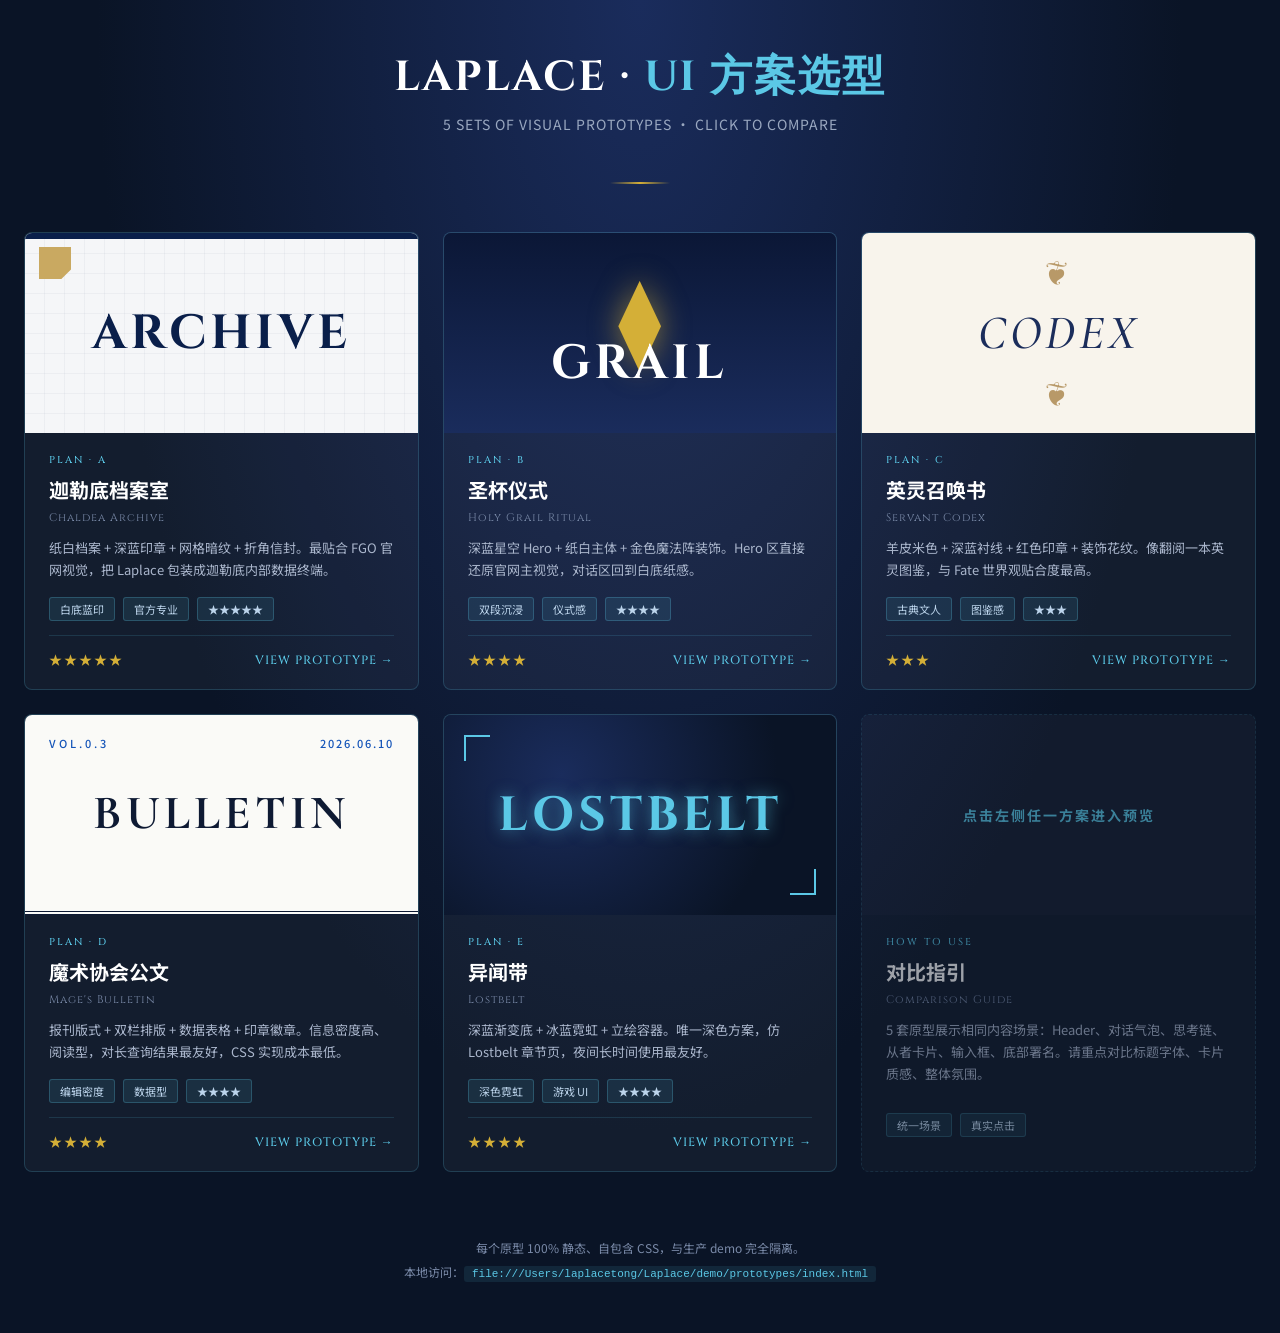
<file: demo/prototypes/index.html>
<!DOCTYPE html>
<html lang="zh-CN">
<head>
<meta charset="UTF-8">
<meta name="viewport" content="width=device-width,initial-scale=1">
<title>Laplace UI 方案选型 · 5 套原型对比</title>
<link rel="preconnect" href="https://fonts.loli.net" crossorigin>
<link href="https://fonts.loli.net/css2?family=Noto+Sans+SC:wght@400;500;700&family=Cinzel:wght@500;700&family=Cormorant+Garamond:wght@500;700&display=swap" rel="stylesheet">
<style>
*{box-sizing:border-box;margin:0;padding:0}
body{font-family:'Noto Sans SC',sans-serif;background:#0A1426;color:#E8EEF8;min-height:100vh;padding:48px 24px;background-image:radial-gradient(ellipse at top,#1a2c5c 0%,#0a1426 60%);}
.wrap{max-width:1280px;margin:0 auto}
.title{font-family:'Cinzel',serif;font-size:42px;font-weight:700;letter-spacing:2px;text-align:center;color:#fff;margin-bottom:8px}
.title em{color:#5BC8E6;font-style:normal}
.subtitle{text-align:center;color:#9aa8c0;margin-bottom:48px;font-size:14px;letter-spacing:1px}
.divider{width:60px;height:2px;background:linear-gradient(90deg,transparent,#D4AF37,transparent);margin:0 auto 48px}

.grid{display:grid;grid-template-columns:repeat(auto-fit,minmax(360px,1fr));gap:24px}
.card{background:rgba(255,255,255,0.04);border:1px solid rgba(91,200,230,0.2);border-radius:8px;overflow:hidden;cursor:pointer;transition:all .3s;text-decoration:none;color:inherit;display:flex;flex-direction:column}
.card:hover{transform:translateY(-4px);border-color:#5BC8E6;box-shadow:0 8px 32px rgba(91,200,230,0.15)}

.card-preview{height:200px;display:flex;align-items:center;justify-content:center;font-family:'Cinzel',serif;font-size:48px;font-weight:700;letter-spacing:4px;position:relative;overflow:hidden}

.preview-a{background:#F5F6F8;color:#0A1F4A;background-image:repeating-linear-gradient(0deg,transparent 0,transparent 19px,rgba(10,31,74,0.04) 19px,rgba(10,31,74,0.04) 20px),repeating-linear-gradient(90deg,transparent 0,transparent 19px,rgba(10,31,74,0.04) 19px,rgba(10,31,74,0.04) 20px)}
.preview-a::before{content:"";position:absolute;top:0;left:0;right:0;height:6px;background:#0A1F4A}
.preview-a::after{content:"";position:absolute;top:14px;left:14px;width:32px;height:32px;background:#C9A961;clip-path:polygon(0 0,100% 0,100% 70%,70% 100%,0 100%);display:flex;align-items:center;justify-content:center}

.preview-b{background:linear-gradient(180deg,#0B1736 0%,#1A2C5C 100%);color:#fff;position:relative}
.preview-b::before{content:"⧫";position:absolute;font-size:80px;color:#D4AF37;text-shadow:0 0 30px rgba(212,175,55,0.6);top:50%;left:50%;transform:translate(-50%,-60%);font-family:serif}
.preview-b span{position:relative;z-index:2;margin-top:60px}

.preview-c{background:#F8F4EC;color:#1B2D5B;font-family:'Cormorant Garamond',serif;font-style:italic;font-weight:500}
.preview-c::before{content:"❦";position:absolute;font-size:32px;color:#B89968;top:20px;left:50%;transform:translateX(-50%)}
.preview-c::after{content:"❦";position:absolute;font-size:32px;color:#B89968;bottom:20px;left:50%;transform:translateX(-50%)}

.preview-d{background:#FAFAF7;color:#0E1A33;font-family:'Cormorant Garamond',serif;font-weight:700;border-bottom:4px double #0E1A33}
.preview-d::before{content:"VOL.0.3";position:absolute;top:20px;left:24px;font-size:11px;letter-spacing:3px;color:#1454B8;font-family:'Noto Sans SC';font-weight:500}
.preview-d::after{content:"2026.06.10";position:absolute;top:20px;right:24px;font-size:11px;letter-spacing:2px;color:#1454B8;font-family:'Noto Sans SC';font-weight:500}

.preview-e{background:radial-gradient(circle at 30% 30%,#1A2C5C 0%,#0A1426 70%);color:#5BC8E6;text-shadow:0 0 16px rgba(91,200,230,0.6)}
.preview-e::before{content:"";position:absolute;top:20px;left:20px;width:24px;height:24px;border-top:2px solid #5BC8E6;border-left:2px solid #5BC8E6}
.preview-e::after{content:"";position:absolute;bottom:20px;right:20px;width:24px;height:24px;border-bottom:2px solid #5BC8E6;border-right:2px solid #5BC8E6}

.card-body{padding:20px 24px;flex:1;display:flex;flex-direction:column}
.card-tag{display:inline-block;font-size:10px;letter-spacing:2px;color:#5BC8E6;text-transform:uppercase;margin-bottom:8px;font-family:'Cinzel',serif;font-weight:500}
.card-title{font-size:20px;font-weight:700;color:#fff;margin-bottom:6px}
.card-en{font-size:11px;color:#7a8aa8;margin-bottom:12px;font-family:'Cinzel',serif;letter-spacing:1px}
.card-desc{font-size:13px;color:#aab6cc;line-height:1.7;margin-bottom:16px;flex:1}
.card-meta{display:flex;gap:8px;flex-wrap:wrap;margin-bottom:14px}
.card-meta span{font-size:11px;padding:3px 10px;background:rgba(91,200,230,0.1);border:1px solid rgba(91,200,230,0.25);border-radius:3px;color:#bcd4eb}
.card-cta{display:flex;align-items:center;justify-content:space-between;padding-top:14px;border-top:1px solid rgba(91,200,230,0.15)}
.card-cta .stars{color:#D4AF37;letter-spacing:2px;font-size:13px}
.card-cta .btn{font-size:12px;color:#5BC8E6;letter-spacing:1px;font-family:'Cinzel',serif;font-weight:500}
.card:hover .card-cta .btn{color:#D4AF37}

.footer{margin-top:64px;text-align:center;color:#7a8aa8;font-size:12px;line-height:2}
.footer code{background:rgba(91,200,230,0.1);padding:2px 8px;border-radius:3px;color:#5BC8E6;font-size:11px}
</style>
</head>
<body>
<div class="wrap">
  <h1 class="title">LAPLACE · <em>UI 方案选型</em></h1>
  <p class="subtitle">5 SETS OF VISUAL PROTOTYPES · CLICK TO COMPARE</p>
  <div class="divider"></div>

  <div class="grid">
    <a class="card" href="a-archive.html">
      <div class="card-preview preview-a"><span>ARCHIVE</span></div>
      <div class="card-body">
        <span class="card-tag">PLAN · A</span>
        <div class="card-title">迦勒底档案室</div>
        <div class="card-en">Chaldea Archive</div>
        <p class="card-desc">纸白档案 + 深蓝印章 + 网格暗纹 + 折角信封。最贴合 FGO 官网视觉，把 Laplace 包装成迦勒底内部数据终端。</p>
        <div class="card-meta"><span>白底蓝印</span><span>官方专业</span><span>★★★★★</span></div>
        <div class="card-cta"><span class="stars">★★★★★</span><span class="btn">VIEW PROTOTYPE →</span></div>
      </div>
    </a>

    <a class="card" href="b-grail.html">
      <div class="card-preview preview-b"><span>GRAIL</span></div>
      <div class="card-body">
        <span class="card-tag">PLAN · B</span>
        <div class="card-title">圣杯仪式</div>
        <div class="card-en">Holy Grail Ritual</div>
        <p class="card-desc">深蓝星空 Hero + 纸白主体 + 金色魔法阵装饰。Hero 区直接还原官网主视觉，对话区回到白底纸感。</p>
        <div class="card-meta"><span>双段沉浸</span><span>仪式感</span><span>★★★★</span></div>
        <div class="card-cta"><span class="stars">★★★★</span><span class="btn">VIEW PROTOTYPE →</span></div>
      </div>
    </a>

    <a class="card" href="c-codex.html">
      <div class="card-preview preview-c"><span>CODEX</span></div>
      <div class="card-body">
        <span class="card-tag">PLAN · C</span>
        <div class="card-title">英灵召唤书</div>
        <div class="card-en">Servant Codex</div>
        <p class="card-desc">羊皮米色 + 深蓝衬线 + 红色印章 + 装饰花纹。像翻阅一本英灵图鉴，与 Fate 世界观贴合度最高。</p>
        <div class="card-meta"><span>古典文人</span><span>图鉴感</span><span>★★★</span></div>
        <div class="card-cta"><span class="stars">★★★</span><span class="btn">VIEW PROTOTYPE →</span></div>
      </div>
    </a>

    <a class="card" href="d-bulletin.html">
      <div class="card-preview preview-d"><span>BULLETIN</span></div>
      <div class="card-body">
        <span class="card-tag">PLAN · D</span>
        <div class="card-title">魔术协会公文</div>
        <div class="card-en">Mage's Bulletin</div>
        <p class="card-desc">报刊版式 + 双栏排版 + 数据表格 + 印章徽章。信息密度高、阅读型，对长查询结果最友好，CSS 实现成本最低。</p>
        <div class="card-meta"><span>编辑密度</span><span>数据型</span><span>★★★★</span></div>
        <div class="card-cta"><span class="stars">★★★★</span><span class="btn">VIEW PROTOTYPE →</span></div>
      </div>
    </a>

    <a class="card" href="e-lostbelt.html">
      <div class="card-preview preview-e"><span>LOSTBELT</span></div>
      <div class="card-body">
        <span class="card-tag">PLAN · E</span>
        <div class="card-title">异闻带</div>
        <div class="card-en">Lostbelt</div>
        <p class="card-desc">深蓝渐变底 + 冰蓝霓虹 + 立绘容器。唯一深色方案，仿 Lostbelt 章节页，夜间长时间使用最友好。</p>
        <div class="card-meta"><span>深色霓虹</span><span>游戏 UI</span><span>★★★★</span></div>
        <div class="card-cta"><span class="stars">★★★★</span><span class="btn">VIEW PROTOTYPE →</span></div>
      </div>
    </a>

    <div class="card" style="cursor:default;border-style:dashed;opacity:.6">
      <div class="card-preview" style="background:rgba(255,255,255,0.02);color:#5BC8E6;font-size:14px;letter-spacing:2px;font-family:'Noto Sans SC'">点击左侧任一方案进入预览</div>
      <div class="card-body">
        <span class="card-tag">HOW TO USE</span>
        <div class="card-title">对比指引</div>
        <div class="card-en">Comparison Guide</div>
        <p class="card-desc">5 套原型展示相同内容场景：Header、对话气泡、思考链、从者卡片、输入框、底部署名。请重点对比标题字体、卡片质感、整体氛围。</p>
        <div class="card-meta"><span>统一场景</span><span>真实点击</span></div>
      </div>
    </div>
  </div>

  <div class="footer">
    <p>每个原型 100% 静态、自包含 CSS，与生产 demo 完全隔离。</p>
    <p>本地访问：<code>file:///Users/laplacetong/Laplace/demo/prototypes/index.html</code></p>
  </div>
</div>
</body>
</html>
</file>
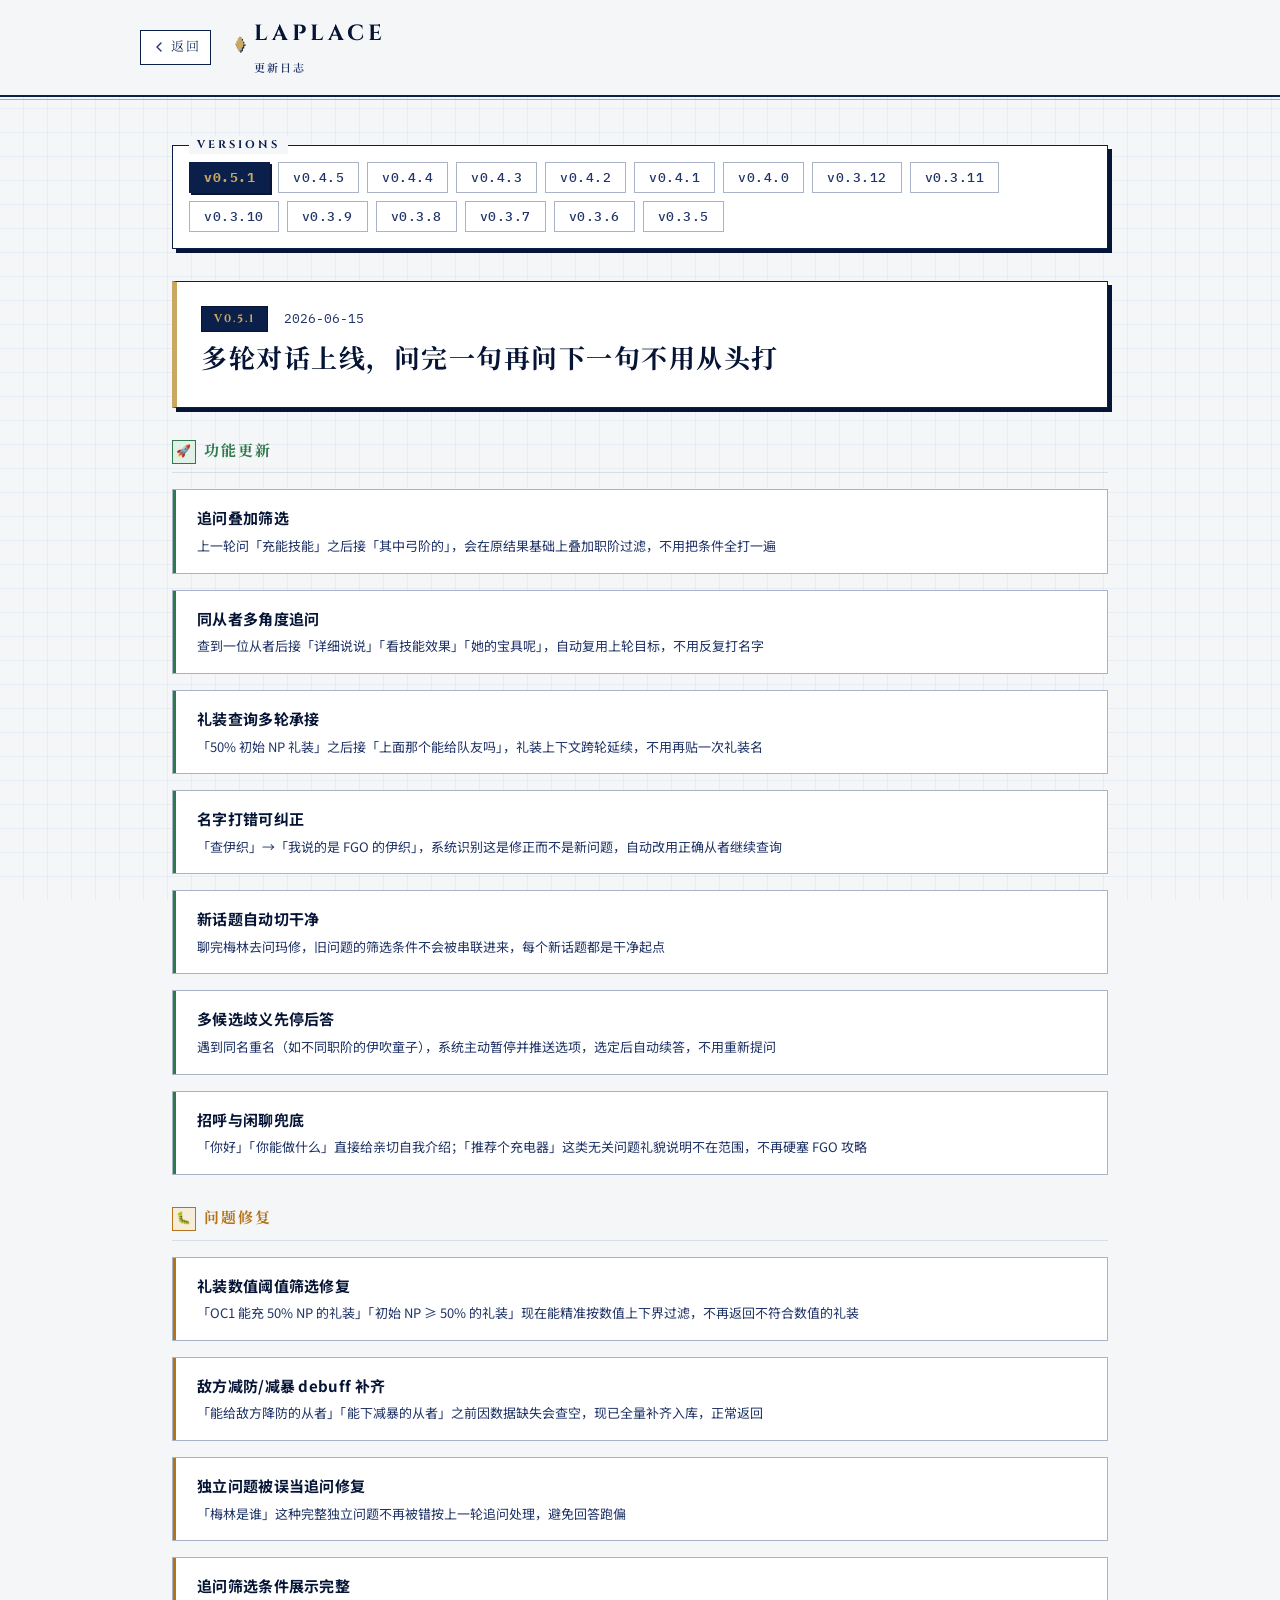
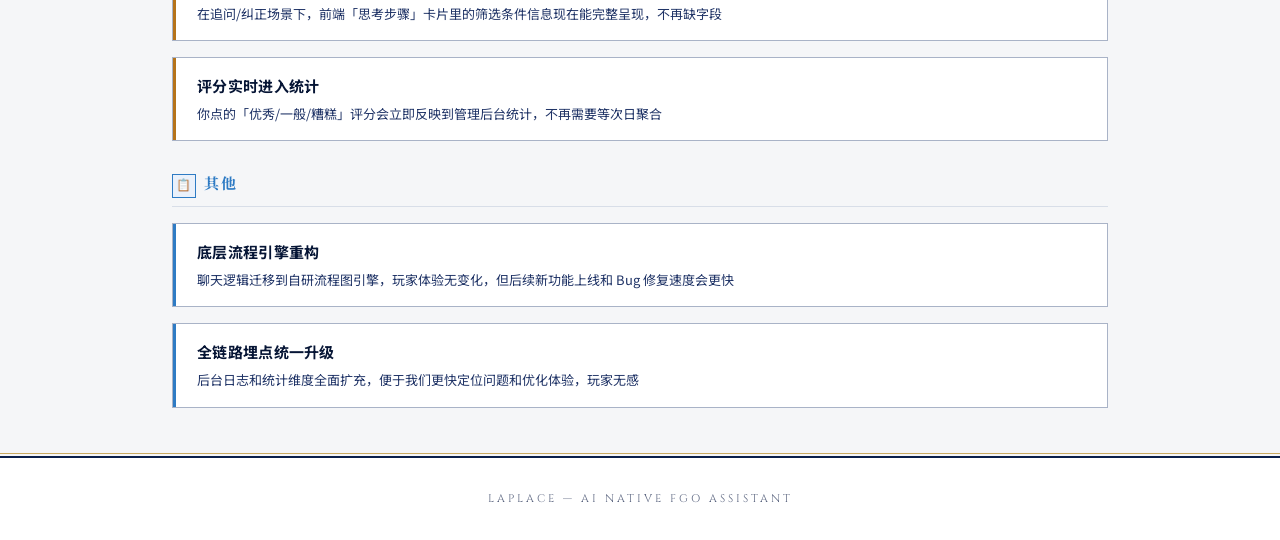
<file: demo/changelog.html>
<!DOCTYPE html>
<html lang="zh-CN">
<head>
  <meta charset="UTF-8">
  <meta name="viewport" content="width=device-width, initial-scale=1.0">
  <meta name="description" content="Laplace — 产品更新日志">
  <title>更新日志 — Laplace</title>
  <link rel="icon" type="image/svg+xml" href="favicon.svg">
  <link rel="preconnect" href="https://fonts.loli.net" crossorigin>
  <link rel="preconnect" href="https://gstatic.loli.net" crossorigin>
  <link href="https://fonts.loli.net/css2?family=Cinzel:wght@400;600;700&family=Cormorant+Garamond:ital,wght@0,500;0,700;1,500;1,700&family=Noto+Sans+SC:wght@400;500;600;700&family=Noto+Serif+SC:wght@500;700&family=IBM+Plex+Mono:wght@400;500&display=swap" rel="stylesheet">
  <link rel="stylesheet" href="changelog.css?v=3">
</head>
<body>
  <!-- Header -->
  <header class="cl-header">
    <div class="cl-header-content">
      <a href="index.html" class="cl-back-link" title="返回主页">
        <svg width="16" height="16" viewBox="0 0 24 24" fill="none" stroke="currentColor" stroke-width="2" stroke-linecap="round" stroke-linejoin="round">
          <polyline points="15 18 9 12 15 6"></polyline>
        </svg>
        返回
      </a>
      <div class="cl-logo-group">
        <div class="cl-logo-icon">⧫</div>
        <div class="cl-logo-text">
          <h1>LAPLACE</h1>
          <span class="cl-tagline">更新日志</span>
        </div>
      </div>
      <div class="cl-header-spacer"></div>
    </div>
  </header>

  <!-- Main Content -->
  <main class="cl-main">
    <!-- Version Navigation -->
    <nav class="cl-version-nav" id="version-nav">
      <!-- Dynamically generated -->
    </nav>

    <!-- Version Content -->
    <section class="cl-content" id="version-content">
      <div class="cl-loading">加载中...</div>
    </section>
  </main>

  <!-- Footer -->
  <footer class="cl-footer">
    <p>Laplace — AI Native FGO Assistant</p>
  </footer>

  <script src="changelog.js?v=4"></script>
</body>
</html>
</file>
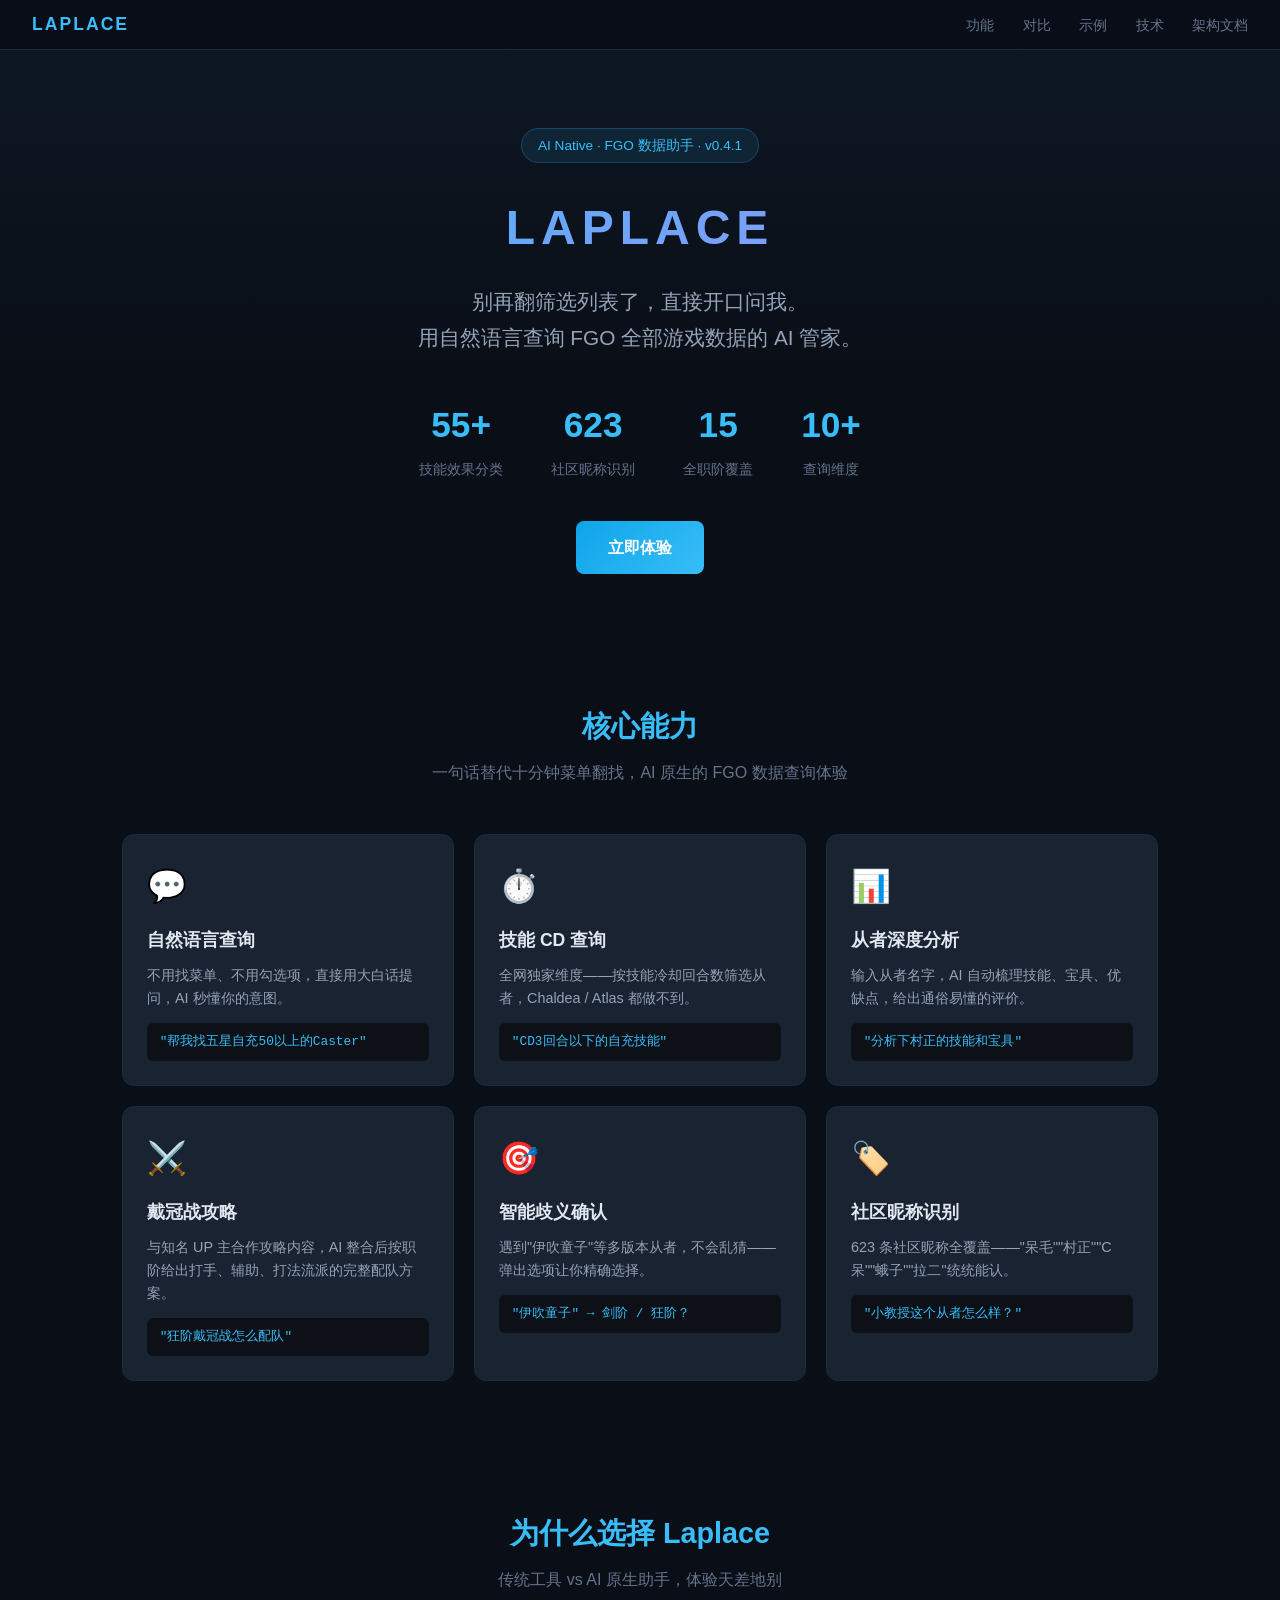
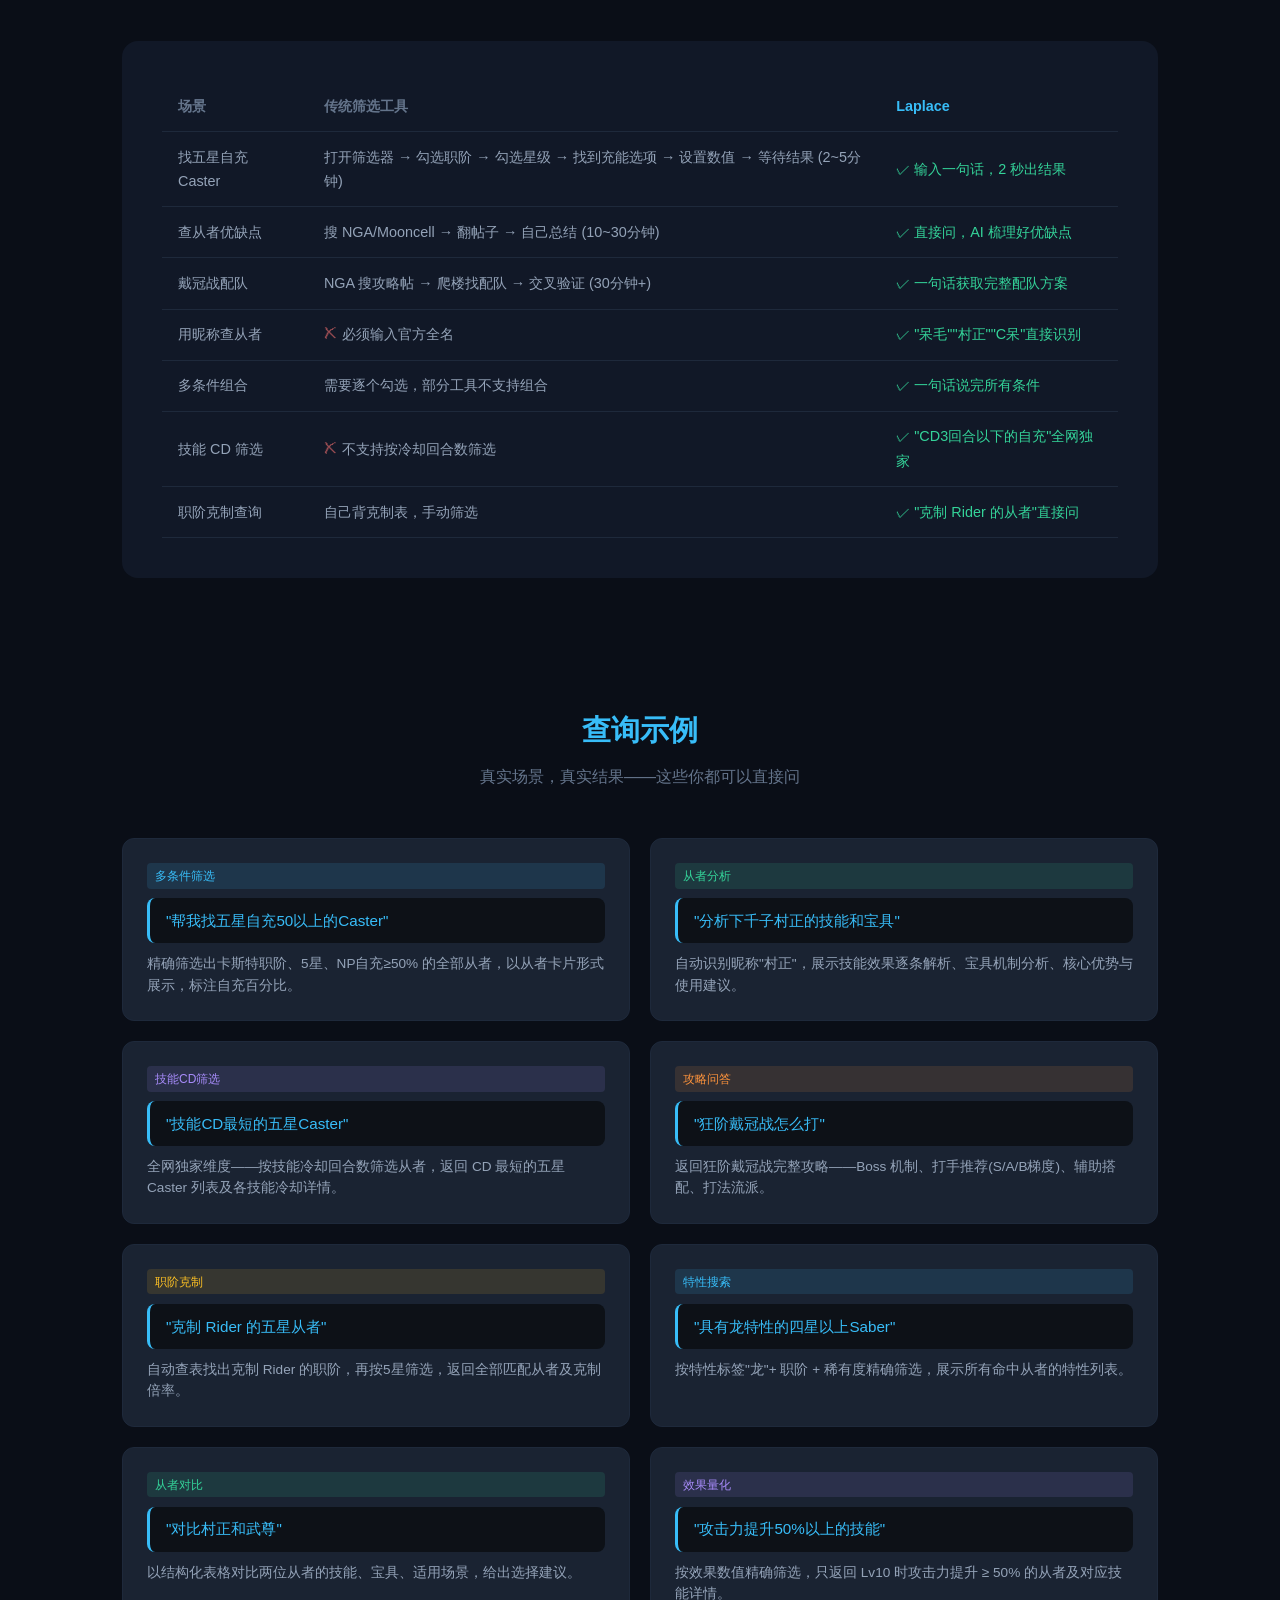
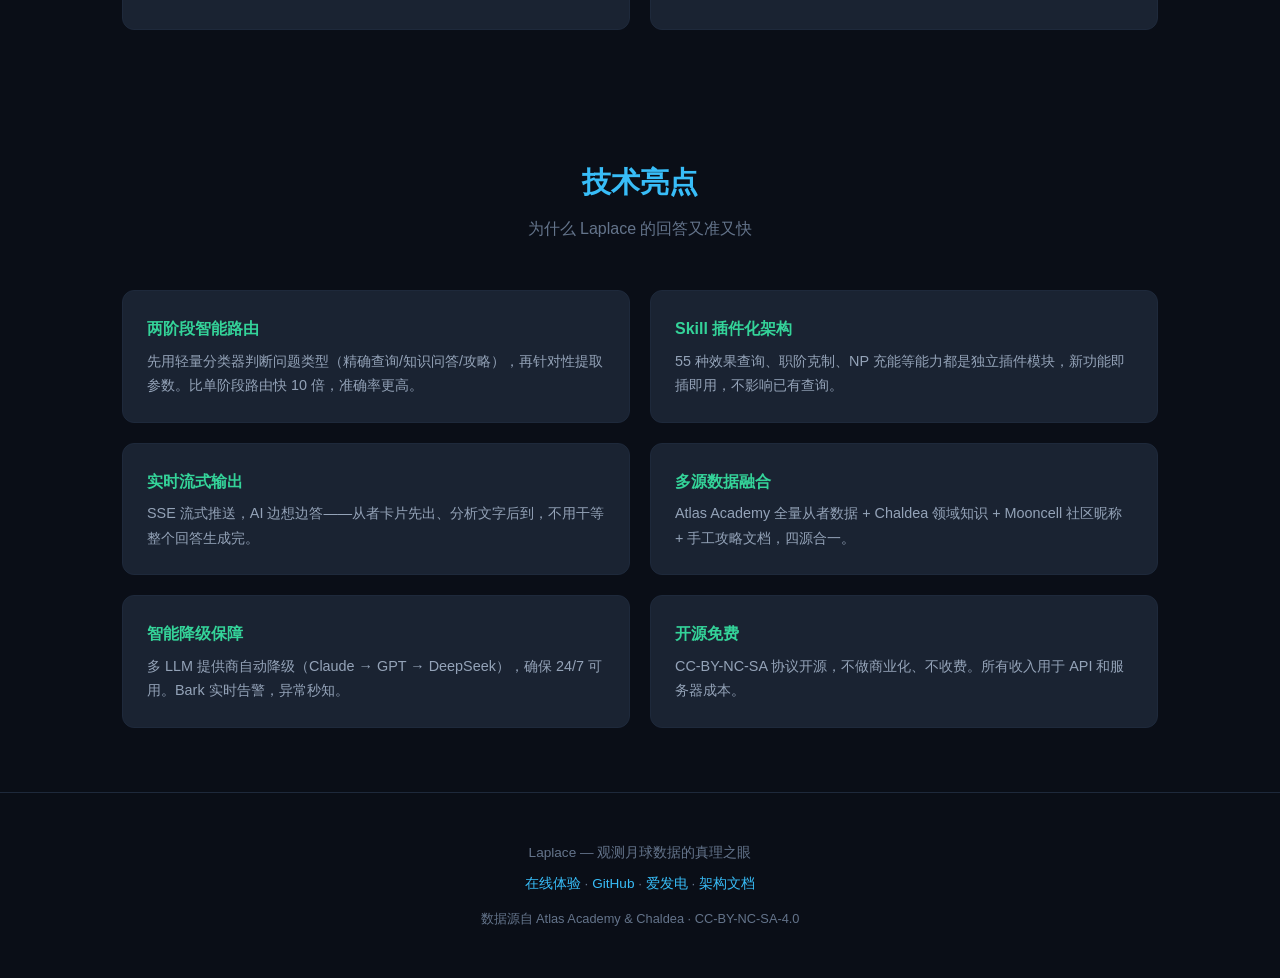
<file: docs/product-showcase.html>
<!DOCTYPE html>
<html lang="zh-CN">
<head>
<meta charset="UTF-8">
<meta name="viewport" content="width=device-width, initial-scale=1.0">
<title>Laplace — 你的 FGO 智能数据管家</title>
<style>
:root {
  --bg-primary: #0a0e17;
  --bg-secondary: #111827;
  --bg-card: #1a2332;
  --bg-code: #0d1117;
  --text-primary: #e2e8f0;
  --text-secondary: #94a3b8;
  --text-muted: #64748b;
  --accent: #38bdf8;
  --accent-dim: #0ea5e9;
  --border: #1e293b;
  --green: #34d399;
  --yellow: #fbbf24;
  --red: #f87171;
  --purple: #a78bfa;
  --orange: #fb923c;
}
* { margin: 0; padding: 0; box-sizing: border-box; }
body {
  font-family: 'Noto Sans SC', -apple-system, BlinkMacSystemFont, sans-serif;
  background: var(--bg-primary);
  color: var(--text-primary);
  line-height: 1.7;
}

/* ===== Nav ===== */
.nav {
  position: fixed; top: 0; left: 0; right: 0; z-index: 100;
  background: rgba(10,14,23,0.92); backdrop-filter: blur(12px);
  border-bottom: 1px solid var(--border);
  padding: 0.6rem 2rem;
  display: flex; align-items: center; justify-content: space-between;
}
.nav-brand { color: var(--accent); font-weight: 700; font-size: 1.1rem; letter-spacing: 2px; }
.nav-links a {
  color: var(--text-muted); text-decoration: none; margin-left: 1.5rem; font-size: 0.9rem; transition: color 0.2s;
}
.nav-links a:hover { color: var(--accent); }

/* ===== Hero ===== */
.hero {
  text-align: center; padding: 8rem 2rem 4rem;
  background: linear-gradient(180deg, rgba(56,189,248,0.06) 0%, transparent 60%);
}
.hero-badge {
  display: inline-block; padding: 0.3rem 1rem; border-radius: 20px;
  background: rgba(56,189,248,0.1); border: 1px solid rgba(56,189,248,0.2);
  color: var(--accent); font-size: 0.85rem; margin-bottom: 1.5rem;
}
.hero h1 {
  font-size: 3rem; color: var(--text-primary); letter-spacing: 6px; margin-bottom: 1rem;
  background: linear-gradient(135deg, var(--accent), var(--purple));
  -webkit-background-clip: text; -webkit-text-fill-color: transparent;
}
.hero .slogan {
  font-size: 1.3rem; color: var(--text-secondary); margin-bottom: 2.5rem; max-width: 600px; margin-left: auto; margin-right: auto;
}
.hero-stats {
  display: flex; justify-content: center; gap: 3rem; flex-wrap: wrap;
}
.stat { text-align: center; }
.stat-number { font-size: 2.2rem; font-weight: 700; color: var(--accent); }
.stat-label { font-size: 0.85rem; color: var(--text-muted); margin-top: 0.2rem; }
.hero-cta {
  margin-top: 2.5rem;
}
.btn-primary {
  display: inline-block; padding: 0.8rem 2rem; border-radius: 8px;
  background: linear-gradient(135deg, var(--accent-dim), var(--accent));
  color: #fff; font-weight: 600; font-size: 1rem; text-decoration: none;
  transition: transform 0.2s, box-shadow 0.2s;
}
.btn-primary:hover { transform: translateY(-2px); box-shadow: 0 8px 24px rgba(56,189,248,0.25); }

/* ===== Sections ===== */
.section { max-width: 1100px; margin: 0 auto; padding: 4rem 2rem; }
.section-title {
  font-size: 1.8rem; color: var(--accent); text-align: center; margin-bottom: 0.5rem;
}
.section-desc {
  text-align: center; color: var(--text-muted); margin-bottom: 3rem; font-size: 1rem;
}

/* ===== Feature Grid ===== */
.feature-grid { display: grid; grid-template-columns: repeat(3, 1fr); gap: 1.25rem; }
@media (max-width: 900px) { .feature-grid { grid-template-columns: repeat(2, 1fr); } }
@media (max-width: 600px) { .feature-grid { grid-template-columns: 1fr; } }
.feature-card {
  background: var(--bg-card); border: 1px solid var(--border); border-radius: 12px;
  padding: 1.5rem; transition: transform 0.2s, border-color 0.2s;
}
.feature-card:hover { transform: translateY(-4px); border-color: var(--accent); }
.feature-icon { font-size: 2rem; margin-bottom: 0.8rem; }
.feature-title { font-size: 1.1rem; font-weight: 600; color: var(--text-primary); margin-bottom: 0.5rem; }
.feature-desc { font-size: 0.9rem; color: var(--text-secondary); line-height: 1.6; }
.feature-example {
  margin-top: 0.8rem; padding: 0.5rem 0.8rem; border-radius: 6px;
  background: var(--bg-code); font-size: 0.8rem; color: var(--accent);
  font-family: 'SF Mono', monospace;
}

/* ===== Compare Table ===== */
.compare-section { background: var(--bg-secondary); border-radius: 16px; padding: 2.5rem; margin-top: 1rem; }
.compare-table { width: 100%; border-collapse: collapse; }
.compare-table th, .compare-table td { padding: 0.8rem 1rem; text-align: left; border-bottom: 1px solid var(--border); }
.compare-table th { font-weight: 600; font-size: 0.9rem; }
.compare-table th:first-child { color: var(--text-muted); }
.compare-table th:nth-child(2) { color: var(--text-muted); }
.compare-table th:nth-child(3) { color: var(--accent); }
.compare-table td { color: var(--text-secondary); font-size: 0.9rem; }
.compare-table td:nth-child(3) { color: var(--green); font-weight: 500; }
.compare-table tr:hover td { background: rgba(56,189,248,0.03); }
.check { color: var(--green); } .cross { color: var(--red); opacity: 0.6; }

/* ===== Showcase ===== */
.showcase-grid { display: grid; grid-template-columns: repeat(2, 1fr); gap: 1.25rem; }
@media (max-width: 700px) { .showcase-grid { grid-template-columns: 1fr; } }
.showcase-card {
  background: var(--bg-card); border: 1px solid var(--border); border-radius: 12px; padding: 1.5rem;
  display: flex; flex-direction: column; gap: 0.6rem;
}
.showcase-query {
  padding: 0.6rem 1rem; border-radius: 8px; background: var(--bg-code);
  color: var(--accent); font-size: 0.95rem; font-weight: 500; border-left: 3px solid var(--accent);
}
.showcase-result { color: var(--text-secondary); font-size: 0.85rem; line-height: 1.6; }
.showcase-tag {
  display: inline-block; padding: 0.15rem 0.5rem; border-radius: 4px; font-size: 0.75rem; font-weight: 500;
}
.tag-blue { background: rgba(56,189,248,0.12); color: var(--accent); }
.tag-green { background: rgba(52,211,153,0.12); color: var(--green); }
.tag-purple { background: rgba(167,139,250,0.12); color: var(--purple); }
.tag-yellow { background: rgba(251,191,36,0.12); color: var(--yellow); }
.tag-orange { background: rgba(251,146,60,0.12); color: var(--orange); }

/* ===== Tech Section ===== */
.tech-grid { display: grid; grid-template-columns: repeat(2, 1fr); gap: 1.25rem; }
@media (max-width: 700px) { .tech-grid { grid-template-columns: 1fr; } }
.tech-card {
  background: var(--bg-card); border: 1px solid var(--border); border-radius: 12px; padding: 1.5rem;
}
.tech-title { color: var(--green); font-weight: 600; margin-bottom: 0.4rem; }
.tech-desc { color: var(--text-secondary); font-size: 0.9rem; }

/* ===== Footer ===== */
.footer {
  text-align: center; padding: 3rem 2rem; border-top: 1px solid var(--border);
  color: var(--text-muted); font-size: 0.85rem;
}
.footer a { color: var(--accent); text-decoration: none; }
</style>
</head>
<body>

<!-- Nav -->
<nav class="nav">
  <span class="nav-brand">LAPLACE</span>
  <div class="nav-links">
    <a href="#features">功能</a>
    <a href="#compare">对比</a>
    <a href="#showcase">示例</a>
    <a href="#tech">技术</a>
    <a href="architecture.html">架构文档</a>
  </div>
</nav>

<!-- Hero -->
<section class="hero">
  <div class="hero-badge">AI Native &middot; FGO 数据助手 &middot; v0.4.1</div>
  <h1>LAPLACE</h1>
  <p class="slogan">别再翻筛选列表了，直接开口问我。<br>用自然语言查询 FGO 全部游戏数据的 AI 管家。</p>
  <div class="hero-stats">
    <div class="stat"><div class="stat-number">55+</div><div class="stat-label">技能效果分类</div></div>
    <div class="stat"><div class="stat-number">623</div><div class="stat-label">社区昵称识别</div></div>
    <div class="stat"><div class="stat-number">15</div><div class="stat-label">全职阶覆盖</div></div>
    <div class="stat"><div class="stat-number">10+</div><div class="stat-label">查询维度</div></div>
  </div>
  <div class="hero-cta">
    <a href="https://laplace.live" class="btn-primary" target="_blank">立即体验</a>
  </div>
</section>

<!-- Core Features -->
<section class="section" id="features">
  <h2 class="section-title">核心能力</h2>
  <p class="section-desc">一句话替代十分钟菜单翻找，AI 原生的 FGO 数据查询体验</p>
  <div class="feature-grid">

    <div class="feature-card">
      <div class="feature-icon">💬</div>
      <div class="feature-title">自然语言查询</div>
      <div class="feature-desc">不用找菜单、不用勾选项，直接用大白话提问，AI 秒懂你的意图。</div>
      <div class="feature-example">"帮我找五星自充50以上的Caster"</div>
    </div>

    <div class="feature-card">
      <div class="feature-icon">⏱️</div>
      <div class="feature-title">技能 CD 查询</div>
      <div class="feature-desc">全网独家维度——按技能冷却回合数筛选从者，Chaldea / Atlas 都做不到。</div>
      <div class="feature-example">"CD3回合以下的自充技能"</div>
    </div>

    <div class="feature-card">
      <div class="feature-icon">📊</div>
      <div class="feature-title">从者深度分析</div>
      <div class="feature-desc">输入从者名字，AI 自动梳理技能、宝具、优缺点，给出通俗易懂的评价。</div>
      <div class="feature-example">"分析下村正的技能和宝具"</div>
    </div>

    <div class="feature-card">
      <div class="feature-icon">⚔️</div>
      <div class="feature-title">戴冠战攻略</div>
      <div class="feature-desc">与知名 UP 主合作攻略内容，AI 整合后按职阶给出打手、辅助、打法流派的完整配队方案。</div>
      <div class="feature-example">"狂阶戴冠战怎么配队"</div>
    </div>

    <div class="feature-card">
      <div class="feature-icon">🎯</div>
      <div class="feature-title">智能歧义确认</div>
      <div class="feature-desc">遇到"伊吹童子"等多版本从者，不会乱猜——弹出选项让你精确选择。</div>
      <div class="feature-example">"伊吹童子" → 剑阶 / 狂阶？</div>
    </div>

    <div class="feature-card">
      <div class="feature-icon">🏷️</div>
      <div class="feature-title">社区昵称识别</div>
      <div class="feature-desc">623 条社区昵称全覆盖——"呆毛""村正""C呆""蛾子""拉二"统统能认。</div>
      <div class="feature-example">"小教授这个从者怎么样？"</div>
    </div>

  </div>
</section>

<!-- Compare -->
<section class="section" id="compare">
  <h2 class="section-title">为什么选择 Laplace</h2>
  <p class="section-desc">传统工具 vs AI 原生助手，体验天差地别</p>
  <div class="compare-section">
    <table class="compare-table">
      <thead>
        <tr>
          <th>场景</th>
          <th>传统筛选工具</th>
          <th>Laplace</th>
        </tr>
      </thead>
      <tbody>
        <tr>
          <td>找五星自充 Caster</td>
          <td>打开筛选器 → 勾选职阶 → 勾选星级 → 找到充能选项 → 设置数值 → 等待结果 (2~5分钟)</td>
          <td><span class="check">&#10003;</span> 输入一句话，2 秒出结果</td>
        </tr>
        <tr>
          <td>查从者优缺点</td>
          <td>搜 NGA/Mooncell → 翻帖子 → 自己总结 (10~30分钟)</td>
          <td><span class="check">&#10003;</span> 直接问，AI 梳理好优缺点</td>
        </tr>
        <tr>
          <td>戴冠战配队</td>
          <td>NGA 搜攻略帖 → 爬楼找配队 → 交叉验证 (30分钟+)</td>
          <td><span class="check">&#10003;</span> 一句话获取完整配队方案</td>
        </tr>
        <tr>
          <td>用昵称查从者</td>
          <td><span class="cross">&#10007;</span> 必须输入官方全名</td>
          <td><span class="check">&#10003;</span> "呆毛""村正""C呆"直接识别</td>
        </tr>
        <tr>
          <td>多条件组合</td>
          <td>需要逐个勾选，部分工具不支持组合</td>
          <td><span class="check">&#10003;</span> 一句话说完所有条件</td>
        </tr>
        <tr>
          <td>技能 CD 筛选</td>
          <td><span class="cross">&#10007;</span> 不支持按冷却回合数筛选</td>
          <td><span class="check">&#10003;</span> "CD3回合以下的自充"全网独家</td>
        </tr>
        <tr>
          <td>职阶克制查询</td>
          <td>自己背克制表，手动筛选</td>
          <td><span class="check">&#10003;</span> "克制 Rider 的从者"直接问</td>
        </tr>
      </tbody>
    </table>
  </div>
</section>

<!-- Query Showcase -->
<section class="section" id="showcase">
  <h2 class="section-title">查询示例</h2>
  <p class="section-desc">真实场景，真实结果——这些你都可以直接问</p>
  <div class="showcase-grid">

    <div class="showcase-card">
      <span class="showcase-tag tag-blue">多条件筛选</span>
      <div class="showcase-query">"帮我找五星自充50以上的Caster"</div>
      <div class="showcase-result">精确筛选出卡斯特职阶、5星、NP自充≥50% 的全部从者，以从者卡片形式展示，标注自充百分比。</div>
    </div>

    <div class="showcase-card">
      <span class="showcase-tag tag-green">从者分析</span>
      <div class="showcase-query">"分析下千子村正的技能和宝具"</div>
      <div class="showcase-result">自动识别昵称"村正"，展示技能效果逐条解析、宝具机制分析、核心优势与使用建议。</div>
    </div>

    <div class="showcase-card">
      <span class="showcase-tag tag-purple">技能CD筛选</span>
      <div class="showcase-query">"技能CD最短的五星Caster"</div>
      <div class="showcase-result">全网独家维度——按技能冷却回合数筛选从者，返回 CD 最短的五星 Caster 列表及各技能冷却详情。</div>
    </div>

    <div class="showcase-card">
      <span class="showcase-tag tag-orange">攻略问答</span>
      <div class="showcase-query">"狂阶戴冠战怎么打"</div>
      <div class="showcase-result">返回狂阶戴冠战完整攻略——Boss 机制、打手推荐(S/A/B梯度)、辅助搭配、打法流派。</div>
    </div>

    <div class="showcase-card">
      <span class="showcase-tag tag-yellow">职阶克制</span>
      <div class="showcase-query">"克制 Rider 的五星从者"</div>
      <div class="showcase-result">自动查表找出克制 Rider 的职阶，再按5星筛选，返回全部匹配从者及克制倍率。</div>
    </div>

    <div class="showcase-card">
      <span class="showcase-tag tag-blue">特性搜索</span>
      <div class="showcase-query">"具有龙特性的四星以上Saber"</div>
      <div class="showcase-result">按特性标签"龙"+ 职阶 + 稀有度精确筛选，展示所有命中从者的特性列表。</div>
    </div>

    <div class="showcase-card">
      <span class="showcase-tag tag-green">从者对比</span>
      <div class="showcase-query">"对比村正和武尊"</div>
      <div class="showcase-result">以结构化表格对比两位从者的技能、宝具、适用场景，给出选择建议。</div>
    </div>

    <div class="showcase-card">
      <span class="showcase-tag tag-purple">效果量化</span>
      <div class="showcase-query">"攻击力提升50%以上的技能"</div>
      <div class="showcase-result">按效果数值精确筛选，只返回 Lv10 时攻击力提升 ≥ 50% 的从者及对应技能详情。</div>
    </div>

  </div>
</section>

<!-- Tech Highlights -->
<section class="section" id="tech">
  <h2 class="section-title">技术亮点</h2>
  <p class="section-desc">为什么 Laplace 的回答又准又快</p>
  <div class="tech-grid">

    <div class="tech-card">
      <div class="tech-title">两阶段智能路由</div>
      <div class="tech-desc">先用轻量分类器判断问题类型（精确查询/知识问答/攻略），再针对性提取参数。比单阶段路由快 10 倍，准确率更高。</div>
    </div>

    <div class="tech-card">
      <div class="tech-title">Skill 插件化架构</div>
      <div class="tech-desc">55 种效果查询、职阶克制、NP 充能等能力都是独立插件模块，新功能即插即用，不影响已有查询。</div>
    </div>

    <div class="tech-card">
      <div class="tech-title">实时流式输出</div>
      <div class="tech-desc">SSE 流式推送，AI 边想边答——从者卡片先出、分析文字后到，不用干等整个回答生成完。</div>
    </div>

    <div class="tech-card">
      <div class="tech-title">多源数据融合</div>
      <div class="tech-desc">Atlas Academy 全量从者数据 + Chaldea 领域知识 + Mooncell 社区昵称 + 手工攻略文档，四源合一。</div>
    </div>

    <div class="tech-card">
      <div class="tech-title">智能降级保障</div>
      <div class="tech-desc">多 LLM 提供商自动降级（Claude → GPT → DeepSeek），确保 24/7 可用。Bark 实时告警，异常秒知。</div>
    </div>

    <div class="tech-card">
      <div class="tech-title">开源免费</div>
      <div class="tech-desc">CC-BY-NC-SA 协议开源，不做商业化、不收费。所有收入用于 API 和服务器成本。</div>
    </div>

  </div>
</section>

<!-- Footer -->
<footer class="footer">
  <p>Laplace &mdash; 观测月球数据的真理之眼</p>
  <p style="margin-top:0.5rem;">
    <a href="https://laplace.live" target="_blank">在线体验</a> &middot;
    <a href="https://github.com/Laplace321/Laplace" target="_blank">GitHub</a> &middot;
    <a href="https://afdian.com/a/laplace-fgo" target="_blank">爱发电</a> &middot;
    <a href="architecture.html">架构文档</a>
  </p>
  <p style="margin-top:0.8rem; font-size:0.8rem;">数据源自 Atlas Academy &amp; Chaldea &middot; CC-BY-NC-SA-4.0</p>
</footer>

</body>
</html>
</file>
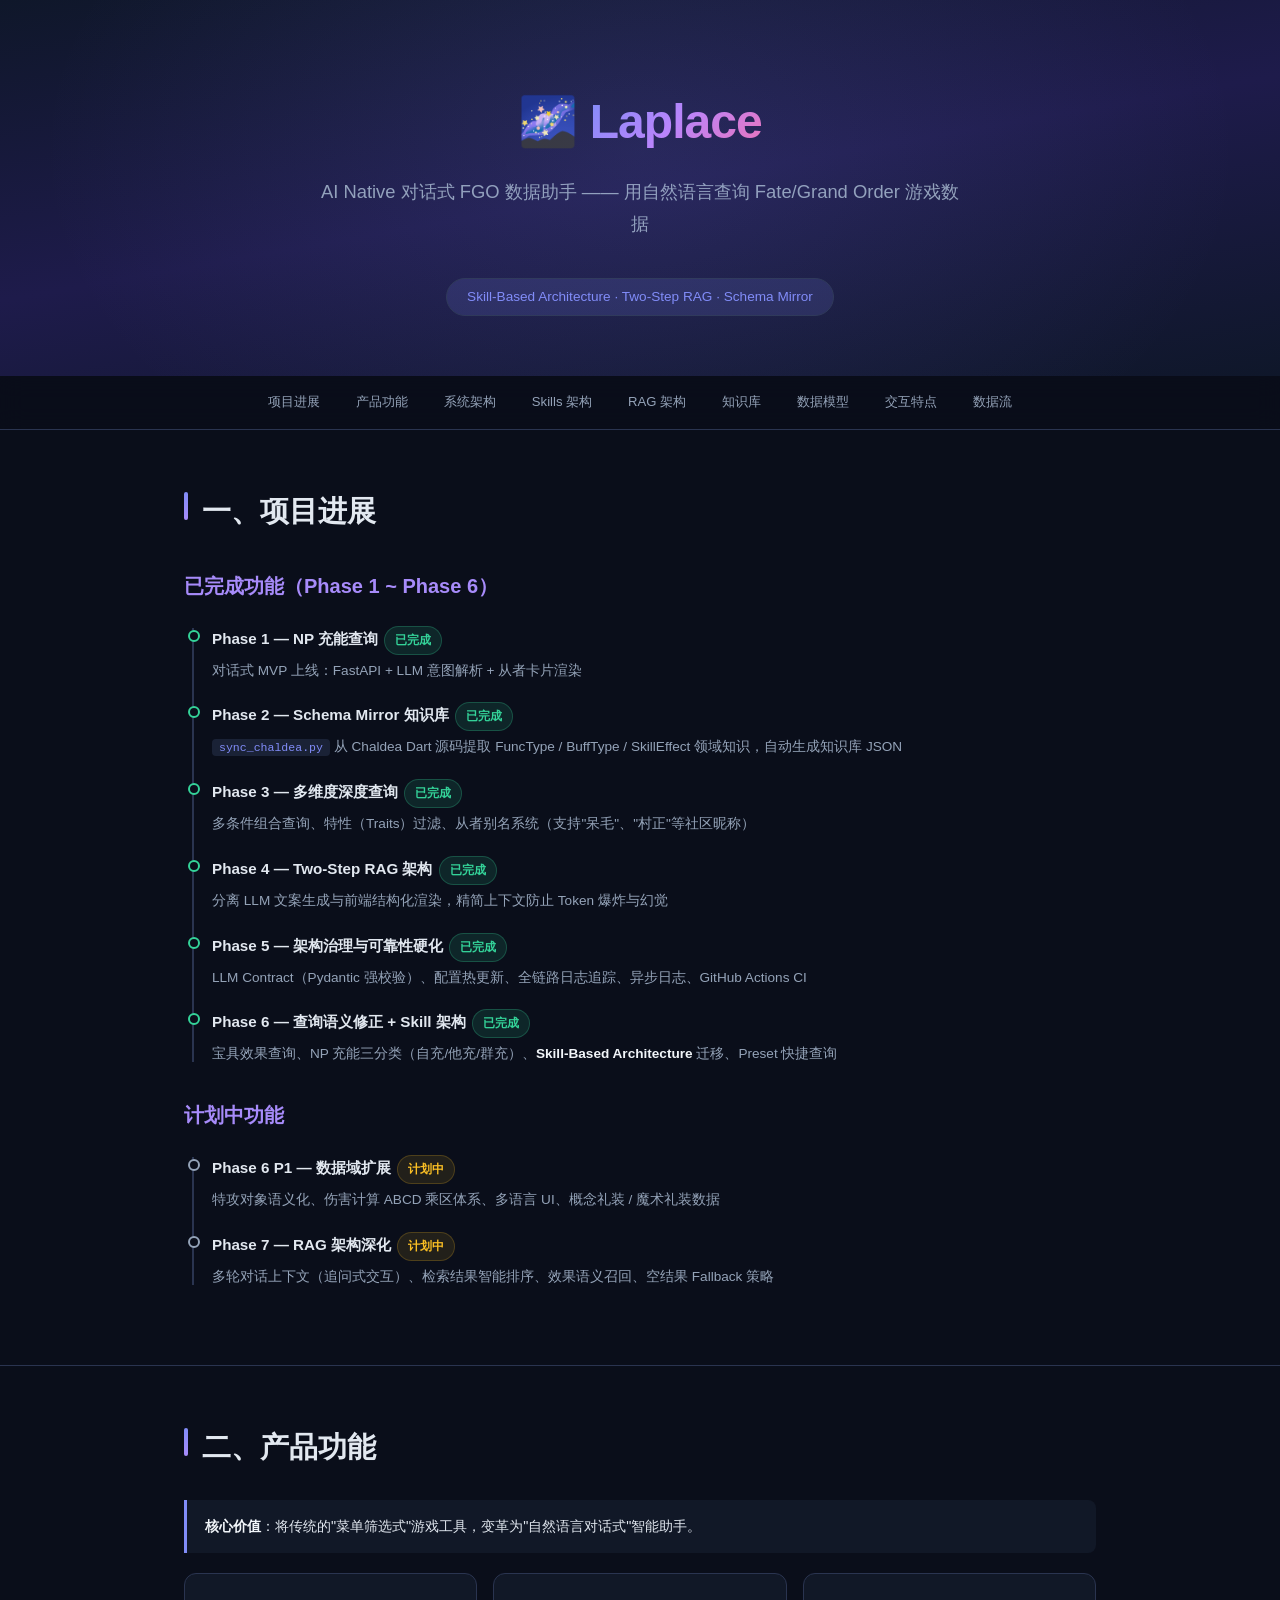
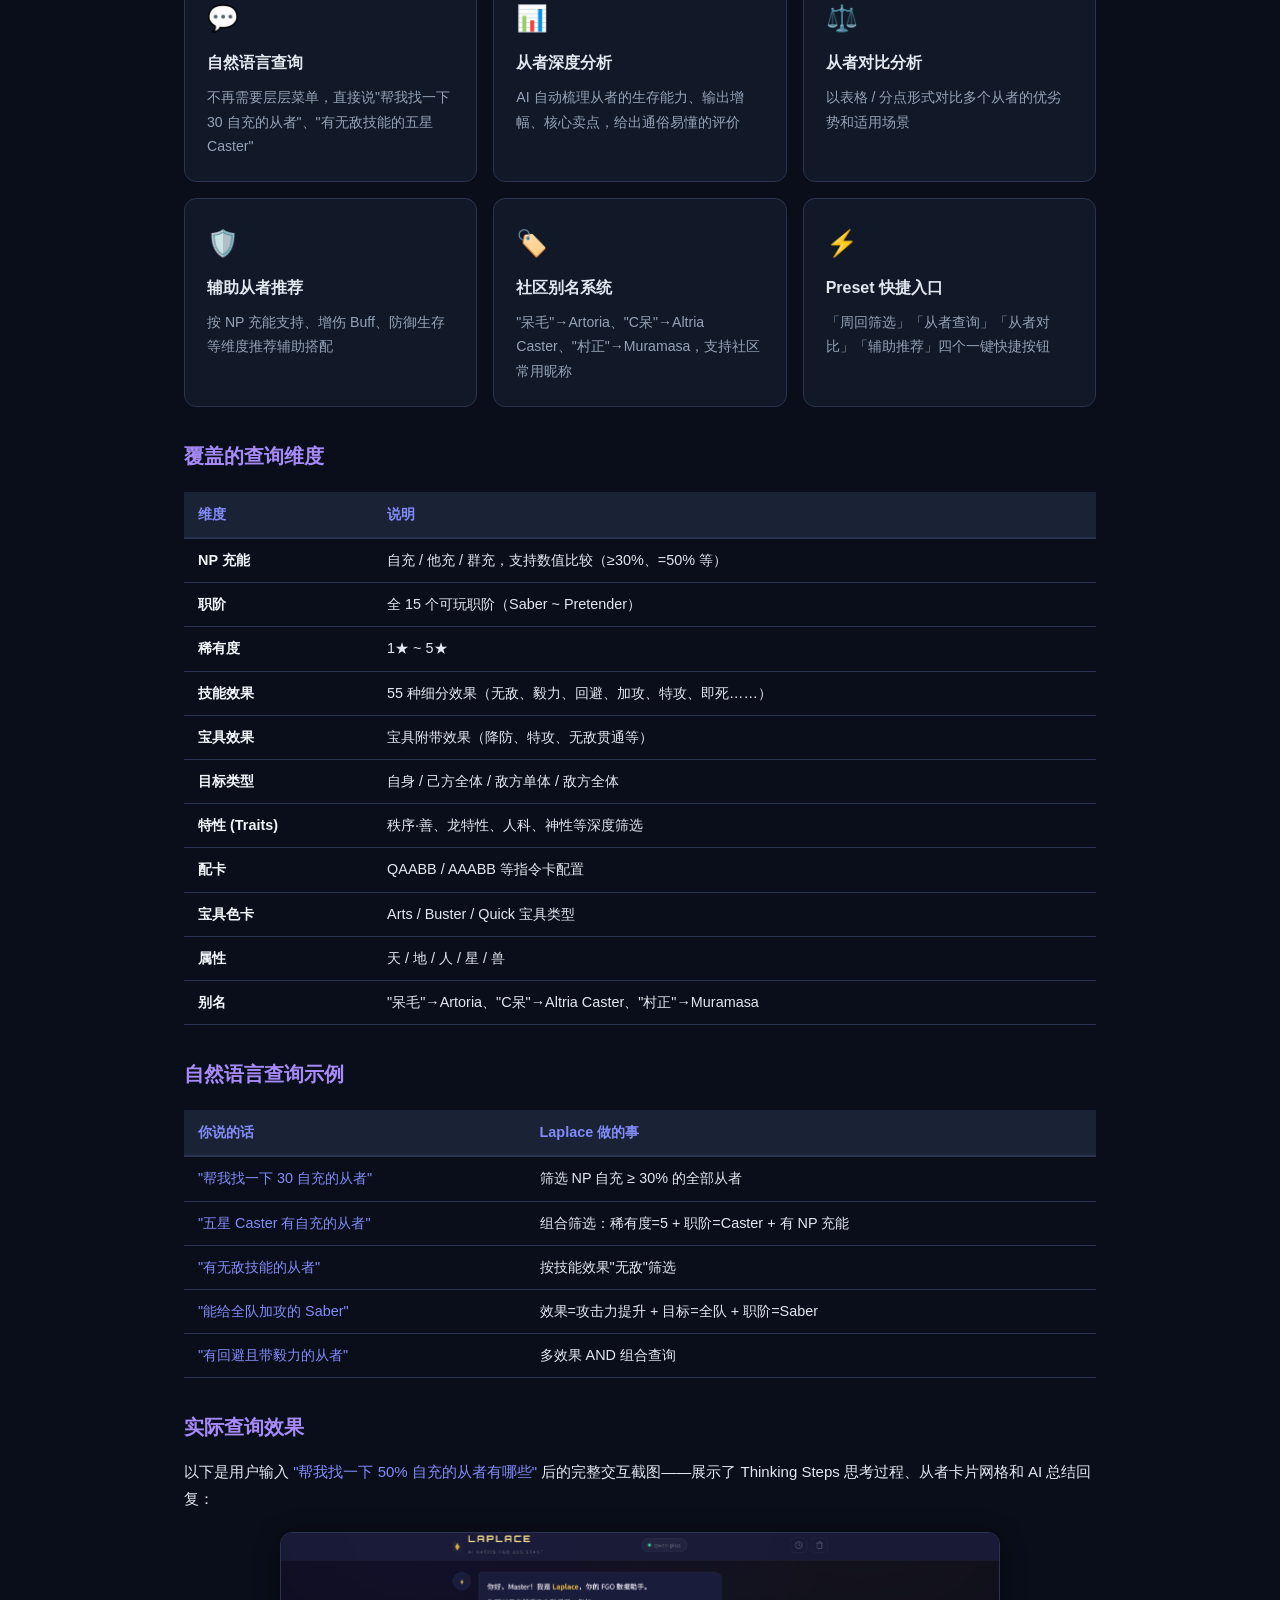
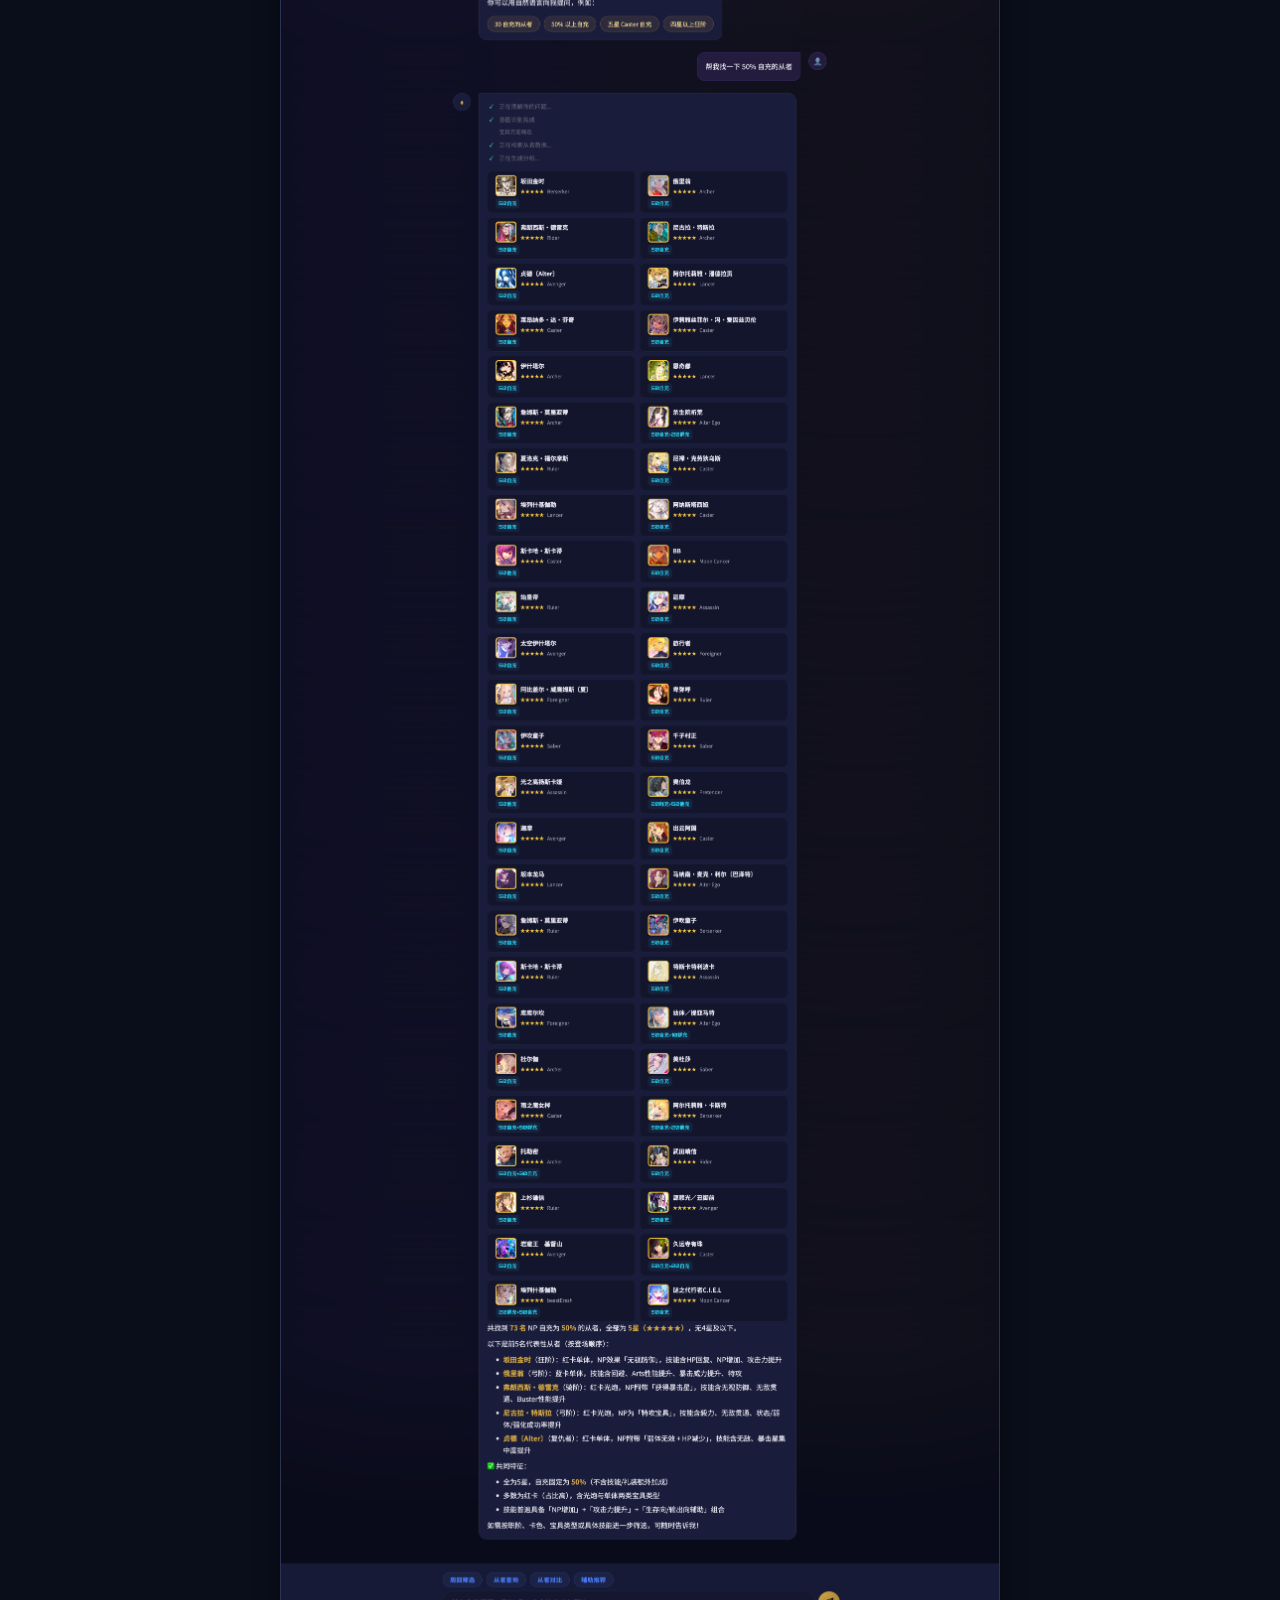
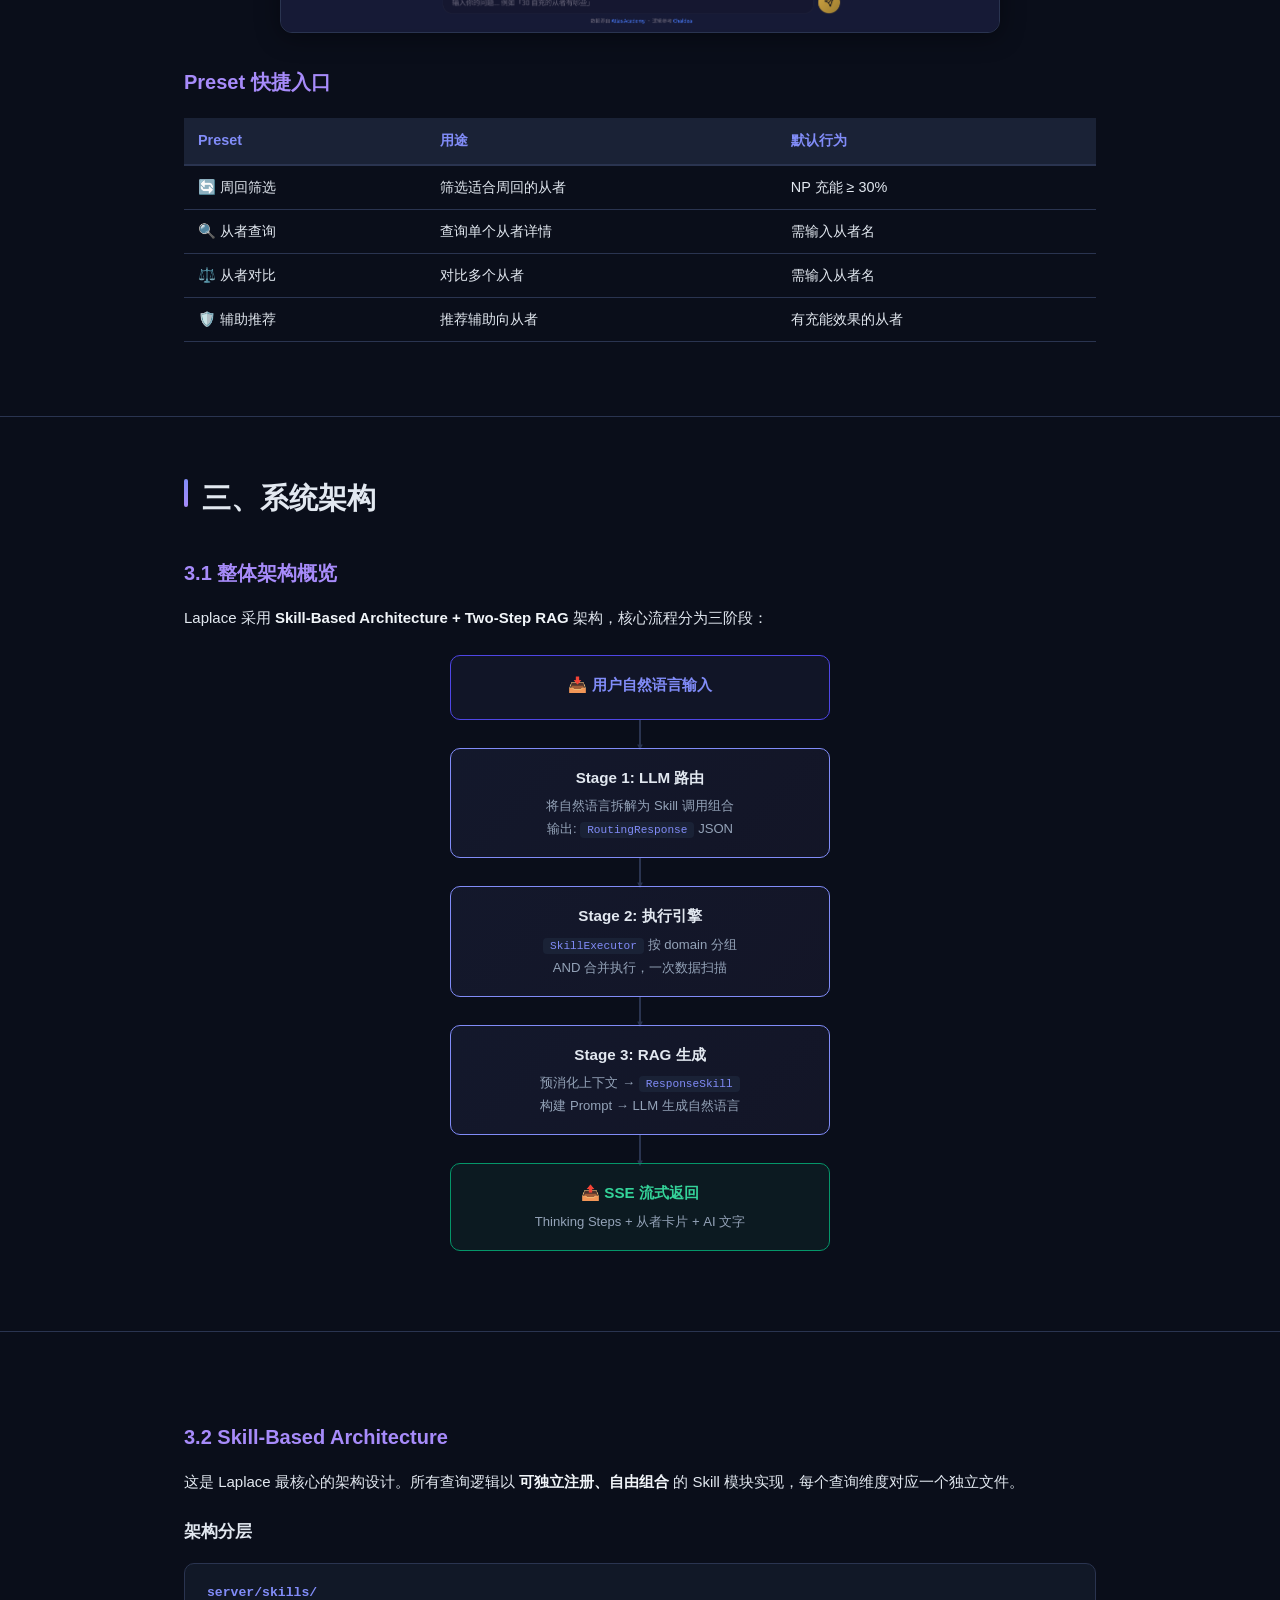
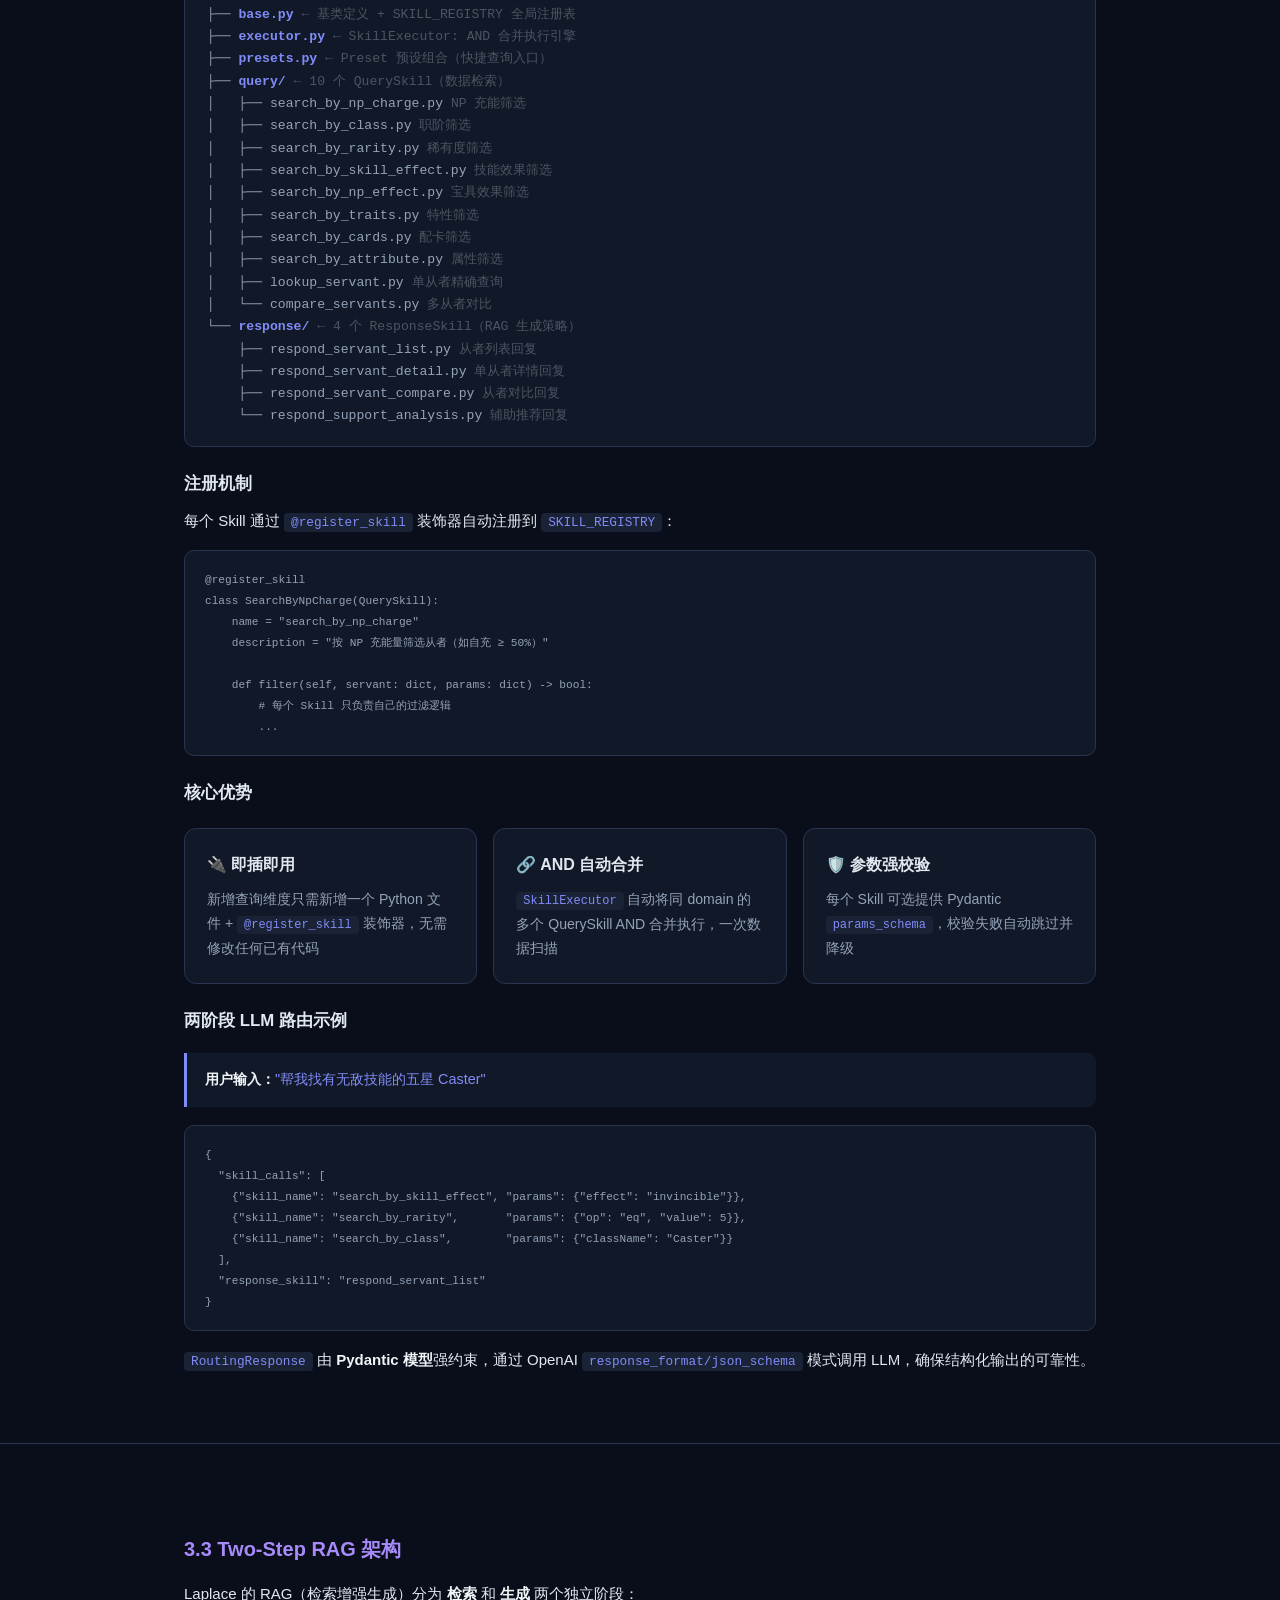
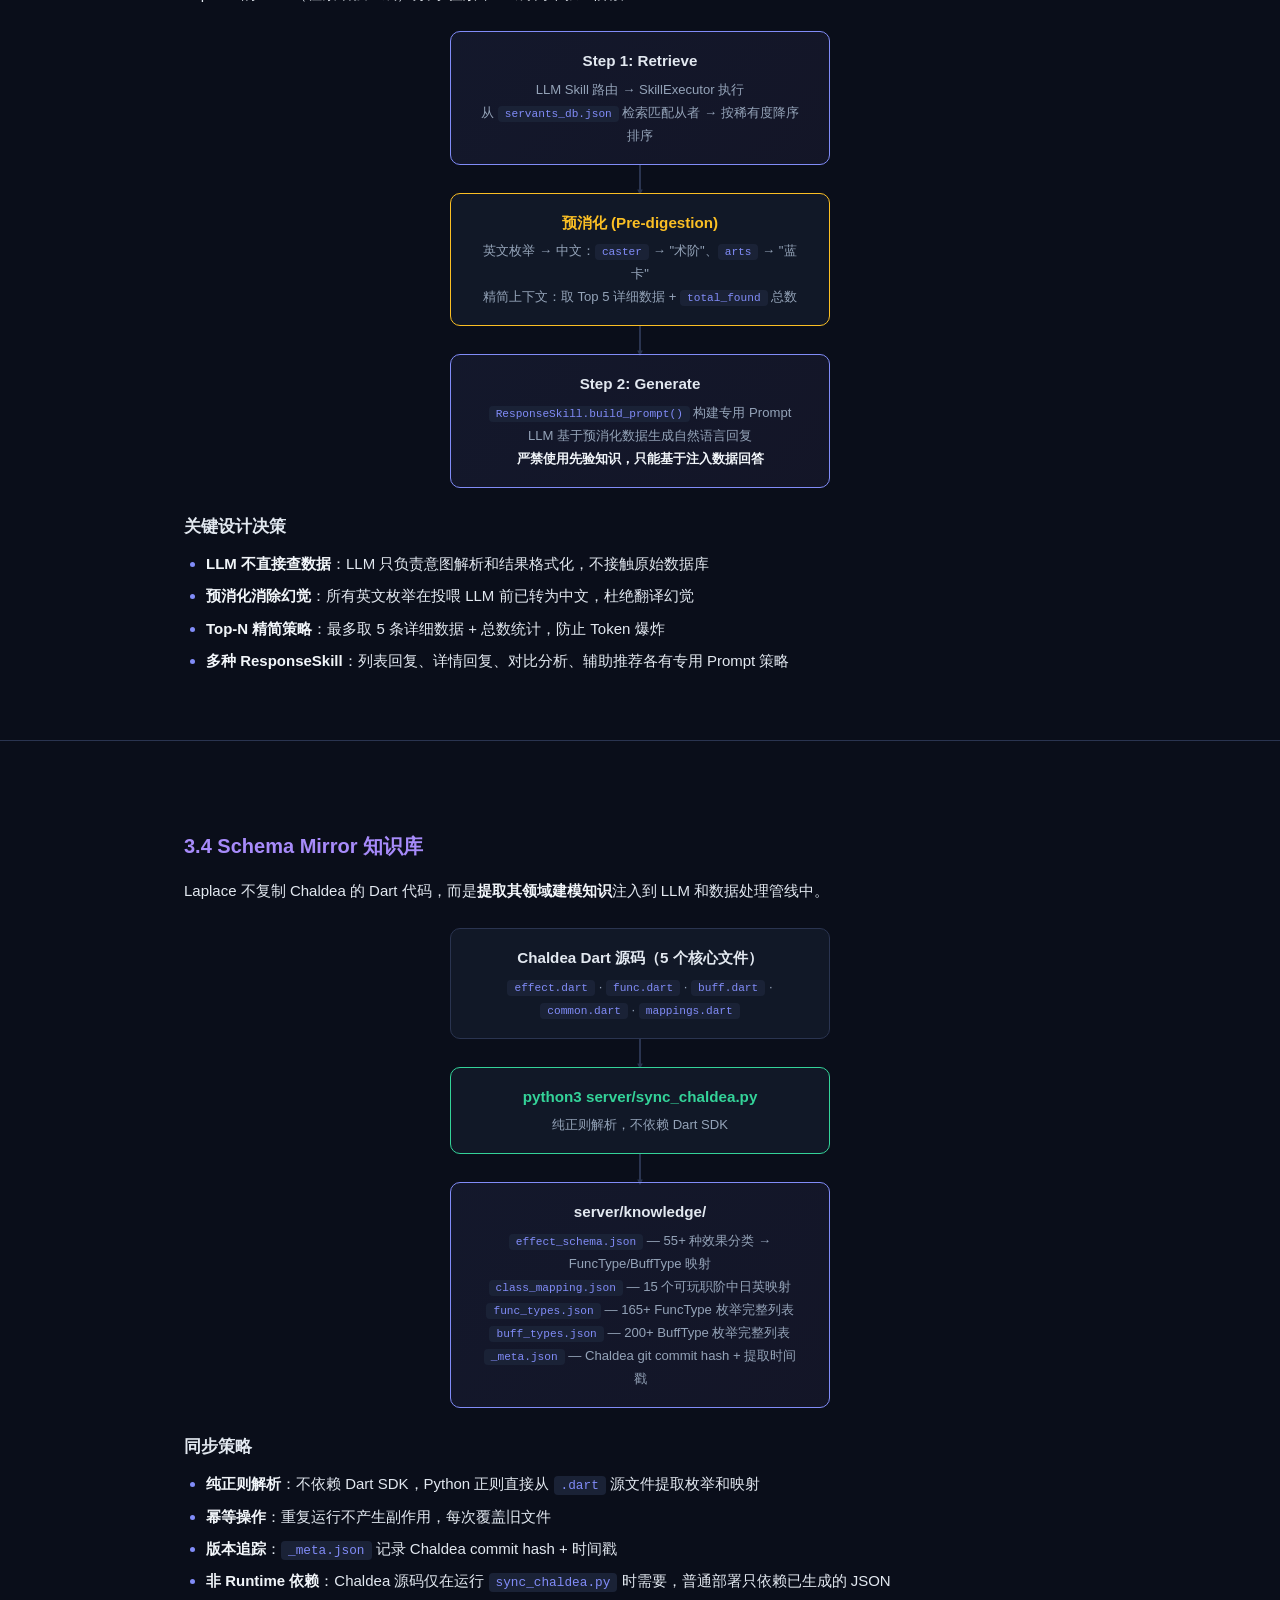
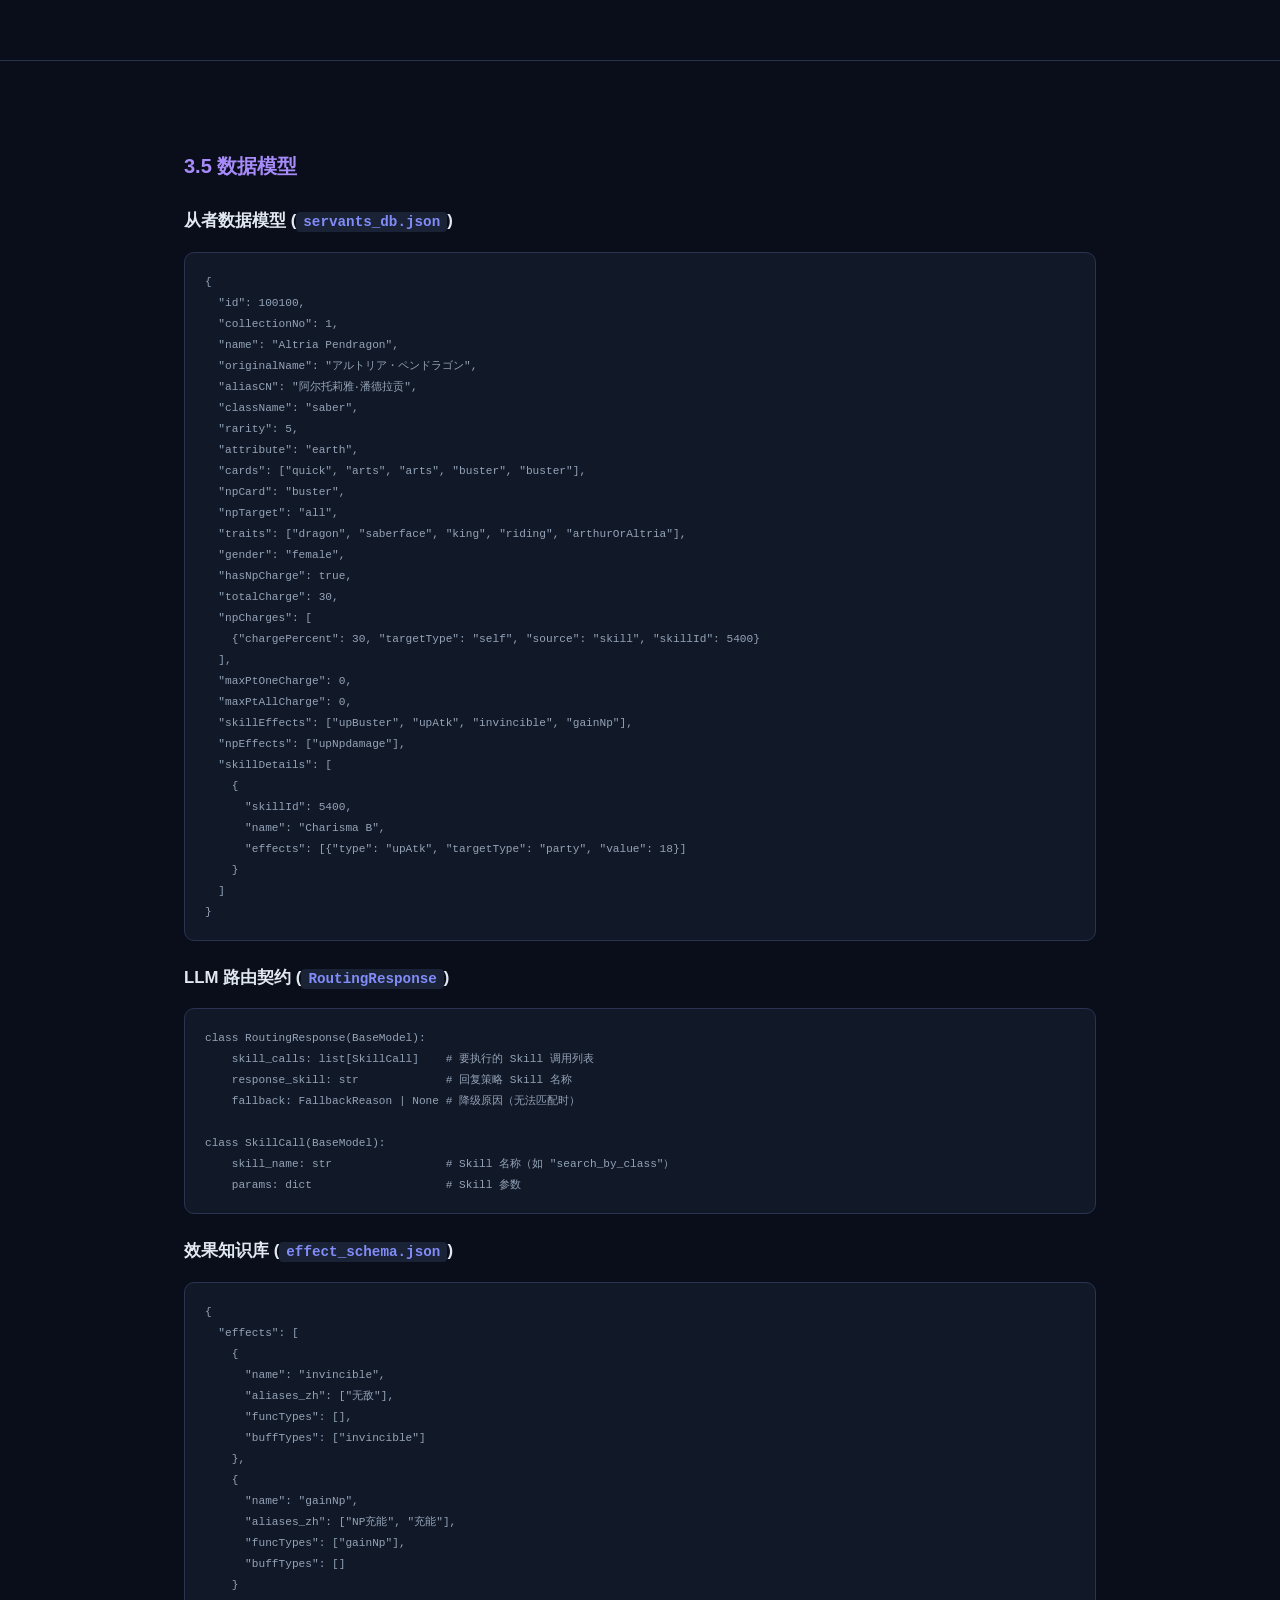
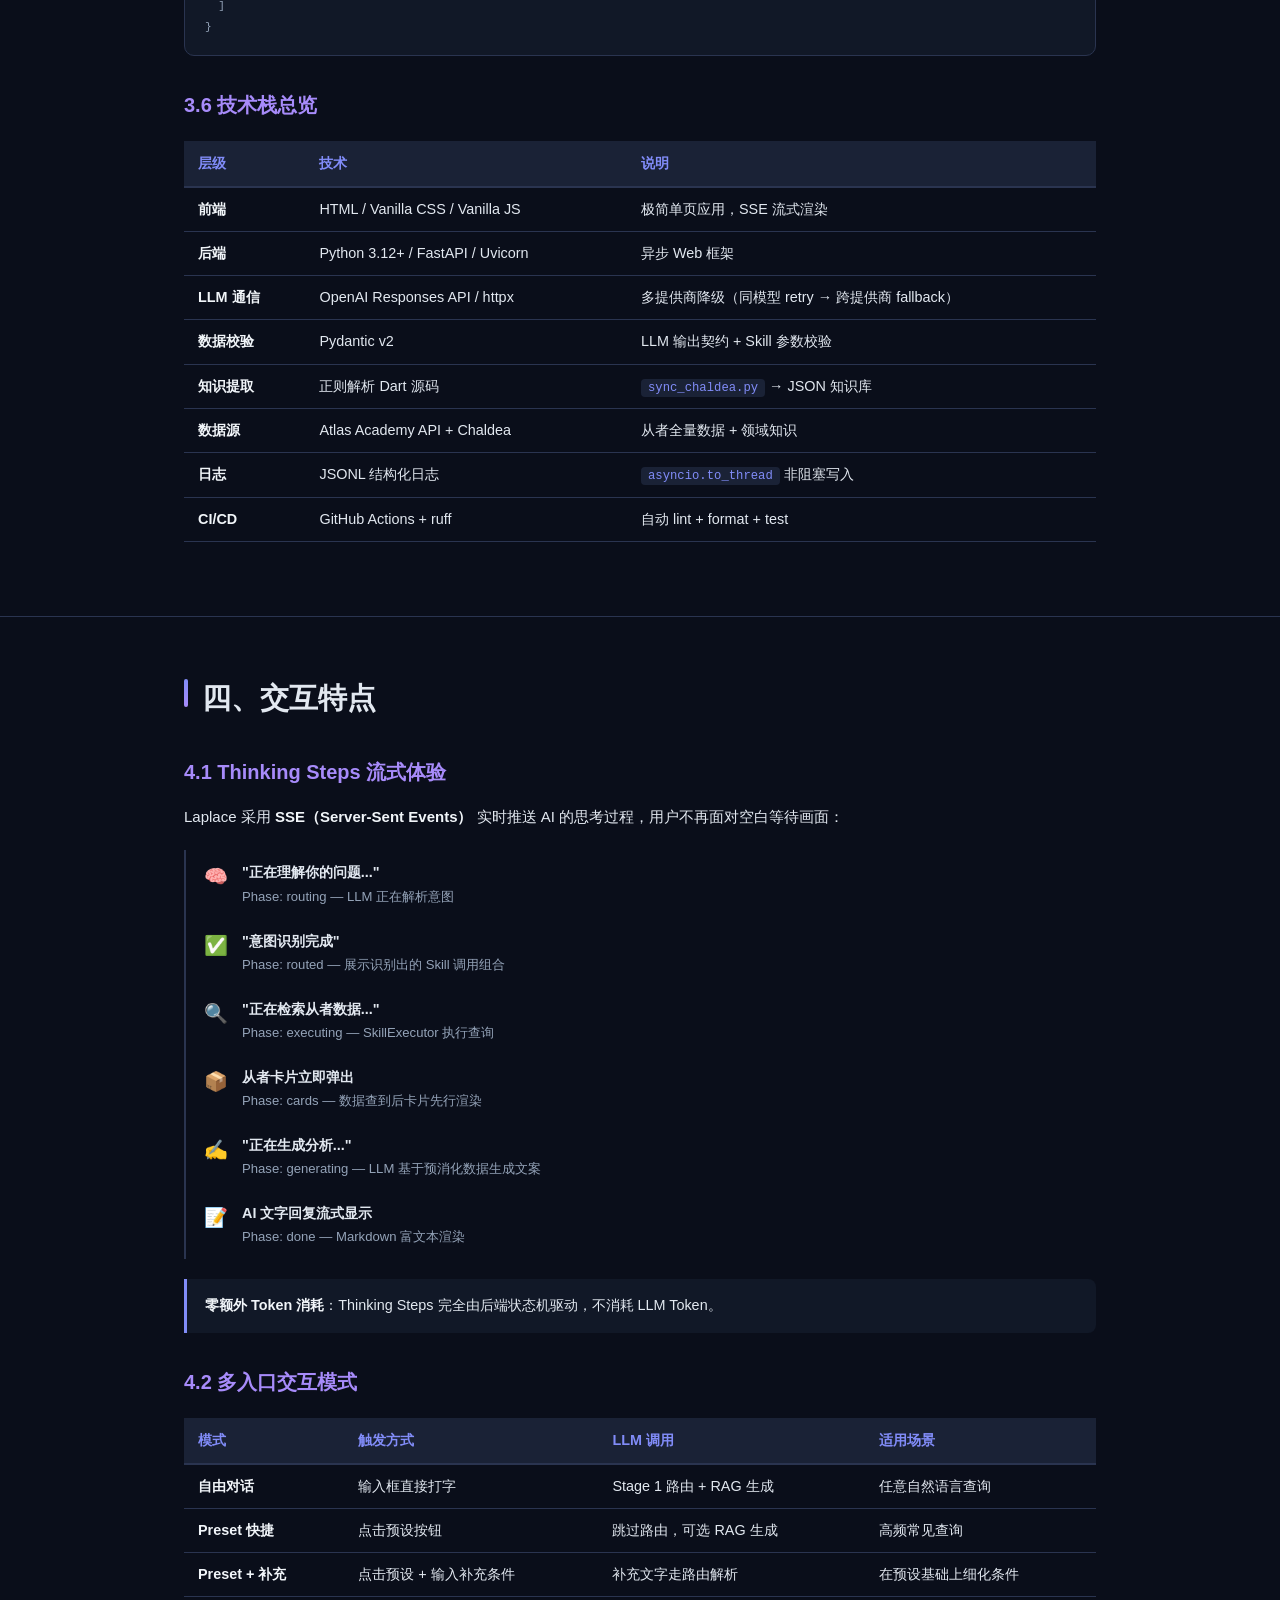
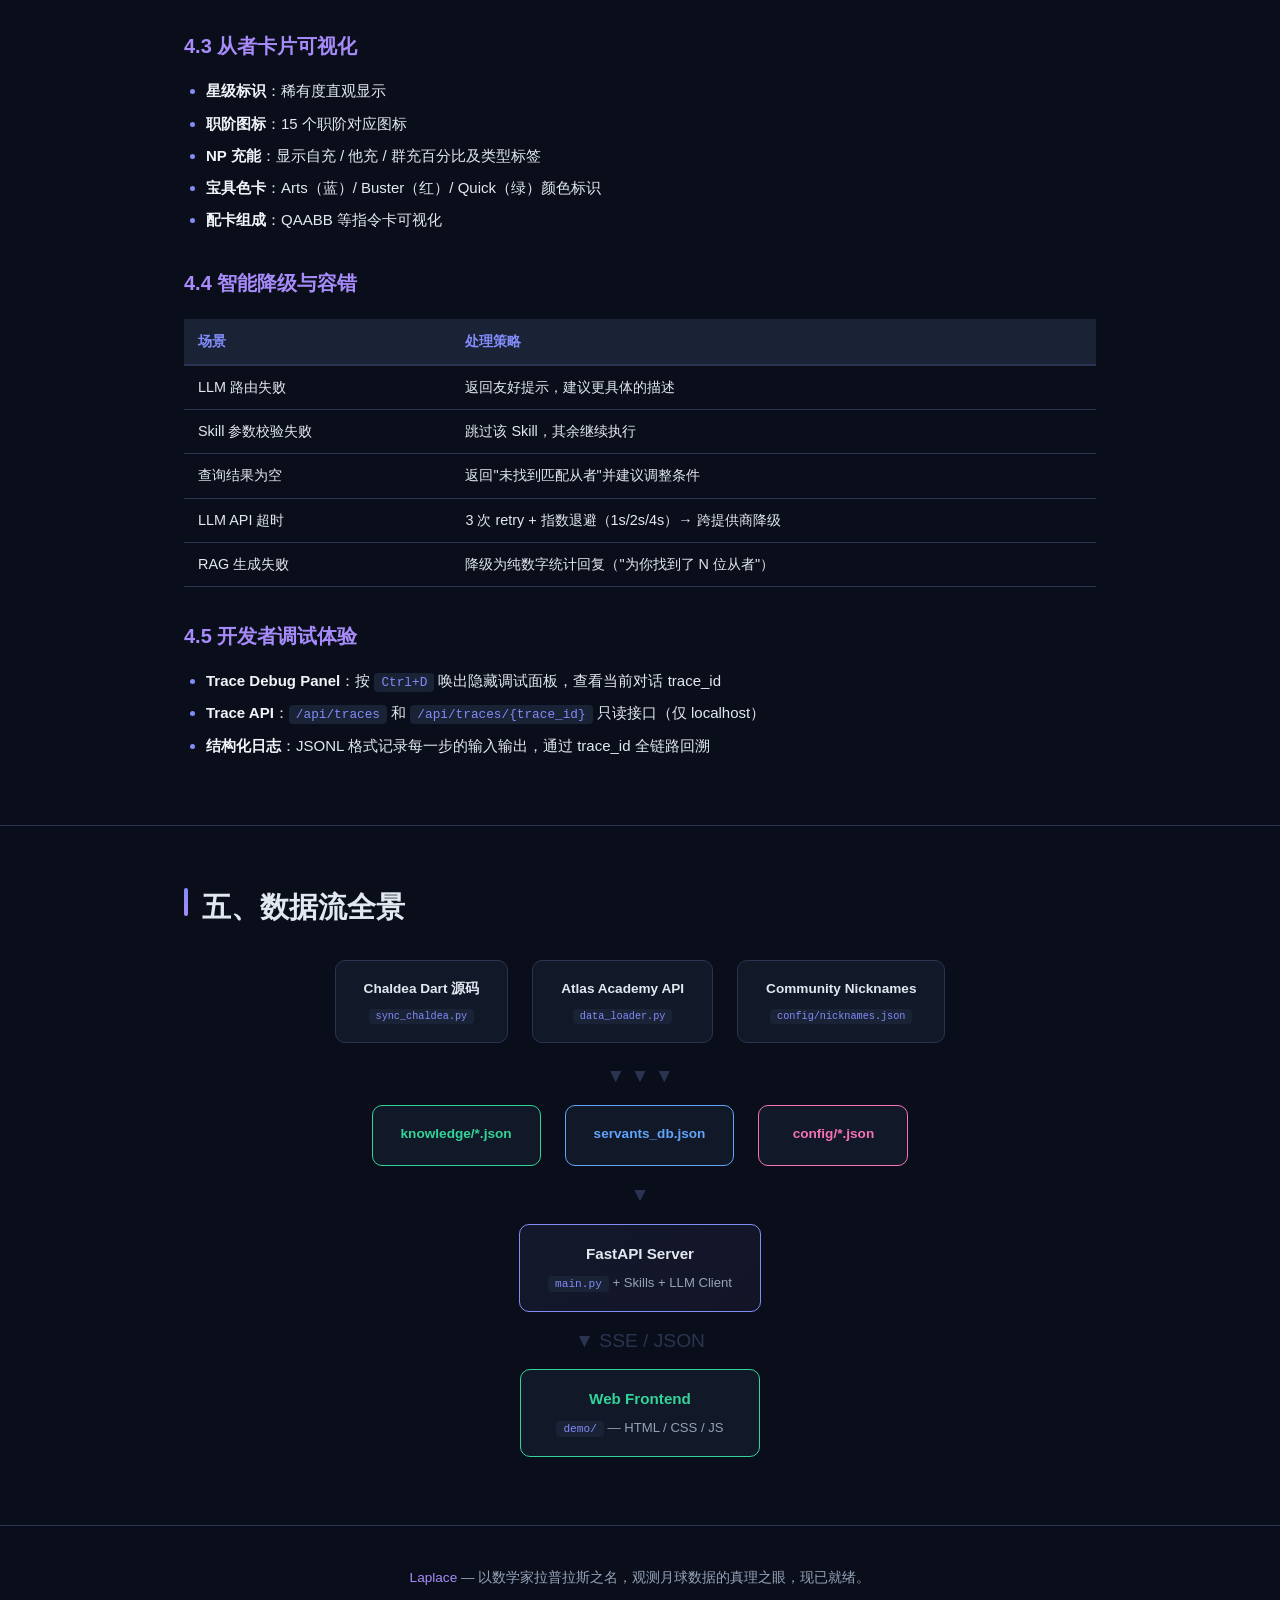
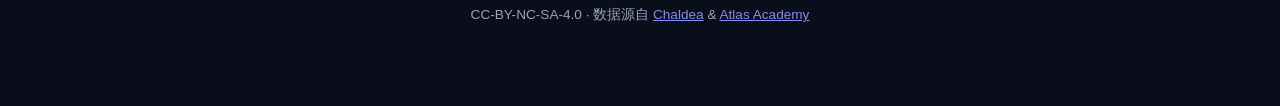
<file: docs/PROJECT_INTRODUCTION.html>
<!DOCTYPE html>
<html lang="zh-CN">
<head>
<meta charset="UTF-8">
<meta name="viewport" content="width=device-width, initial-scale=1.0">
<title>Laplace — 项目介绍</title>
<style>
  :root {
    --bg: #0a0e1a;
    --surface: #111827;
    --surface2: #1a2236;
    --border: #2a3450;
    --text: #e2e8f0;
    --text-dim: #94a3b8;
    --accent: #818cf8;
    --accent2: #a78bfa;
    --accent-glow: rgba(129,140,248,.15);
    --green: #34d399;
    --amber: #fbbf24;
    --red: #f87171;
    --blue: #60a5fa;
    --pink: #f472b6;
  }
  *, *::before, *::after { box-sizing: border-box; margin: 0; padding: 0; }
  html { scroll-behavior: smooth; }
  body {
    font-family: -apple-system, BlinkMacSystemFont, 'Segoe UI', 'Noto Sans SC', sans-serif;
    background: var(--bg);
    color: var(--text);
    line-height: 1.75;
    font-size: 15px;
  }

  /* ── Hero ── */
  .hero {
    text-align: center;
    padding: 80px 24px 60px;
    background: linear-gradient(170deg, #0f172a 0%, #1e1b4b 50%, #0f172a 100%);
    position: relative;
    overflow: hidden;
  }
  .hero::before {
    content: '';
    position: absolute;
    inset: 0;
    background: radial-gradient(ellipse 600px 400px at 50% 40%, rgba(129,140,248,.12), transparent);
    pointer-events: none;
  }
  .hero h1 { font-size: 3rem; font-weight: 800; letter-spacing: -.02em; }
  .hero h1 span { background: linear-gradient(135deg, #818cf8, #c084fc, #f472b6); -webkit-background-clip: text; -webkit-text-fill-color: transparent; }
  .hero .subtitle { font-size: 1.15rem; color: var(--text-dim); margin-top: 12px; max-width: 640px; margin-inline: auto; }
  .hero .tagline { display: inline-block; margin-top: 24px; padding: 6px 20px; border-radius: 999px; border: 1px solid var(--border); color: var(--accent); font-size: .85rem; background: var(--accent-glow); }

  /* ── Navigation ── */
  .toc {
    position: sticky; top: 0; z-index: 100;
    background: rgba(10,14,26,.85); backdrop-filter: blur(12px);
    border-bottom: 1px solid var(--border);
    display: flex; justify-content: center; gap: 8px;
    padding: 10px 16px; flex-wrap: wrap;
  }
  .toc a {
    color: var(--text-dim); text-decoration: none; font-size: .82rem; padding: 5px 14px;
    border-radius: 6px; transition: all .2s;
  }
  .toc a:hover { color: var(--accent); background: var(--accent-glow); }

  /* ── Layout ── */
  .container { max-width: 960px; margin: 0 auto; padding: 0 24px; }
  section { padding: 56px 0; }
  section + section { border-top: 1px solid var(--border); }

  /* ── Typography ── */
  h2 { font-size: 1.8rem; font-weight: 700; margin-bottom: 28px; position: relative; padding-left: 18px; }
  h2::before { content: ''; position: absolute; left: 0; top: 6px; width: 4px; height: 28px; border-radius: 2px; background: linear-gradient(180deg, var(--accent), var(--accent2)); }
  h3 { font-size: 1.25rem; font-weight: 600; margin: 32px 0 14px; color: var(--accent2); }
  h4 { font-size: 1.05rem; font-weight: 600; margin: 22px 0 10px; }
  p { margin-bottom: 14px; }
  strong { color: #f1f5f9; }
  em { color: var(--accent); font-style: normal; }
  a { color: var(--accent); }

  /* ── Cards ── */
  .card-grid { display: grid; grid-template-columns: repeat(auto-fill, minmax(280px, 1fr)); gap: 16px; margin: 20px 0; }
  .card {
    background: var(--surface);
    border: 1px solid var(--border);
    border-radius: 12px;
    padding: 22px;
    transition: border-color .25s, box-shadow .25s;
  }
  .card:hover { border-color: var(--accent); box-shadow: 0 0 20px var(--accent-glow); }
  .card .icon { font-size: 1.6rem; margin-bottom: 8px; }
  .card h4 { margin: 0 0 8px; font-size: 1rem; }
  .card p { font-size: .88rem; color: var(--text-dim); margin: 0; }

  /* ── Tables ── */
  table { width: 100%; border-collapse: collapse; margin: 18px 0; font-size: .9rem; }
  th { background: var(--surface2); color: var(--accent); font-weight: 600; text-align: left; padding: 10px 14px; border-bottom: 2px solid var(--border); }
  td { padding: 9px 14px; border-bottom: 1px solid var(--border); vertical-align: top; }
  tr:hover td { background: rgba(129,140,248,.04); }

  /* ── Code blocks ── */
  pre {
    background: var(--surface);
    border: 1px solid var(--border);
    border-radius: 10px;
    padding: 18px 20px;
    overflow-x: auto;
    font-size: .82rem;
    line-height: 1.6;
    margin: 16px 0;
    font-family: 'JetBrains Mono', 'Fira Code', 'SF Mono', monospace;
    color: var(--text-dim);
  }
  code {
    font-family: 'JetBrains Mono', 'Fira Code', 'SF Mono', monospace;
    font-size: .85em;
    background: var(--surface2);
    padding: 2px 7px;
    border-radius: 4px;
    color: var(--accent);
  }
  pre code { background: none; padding: 0; color: inherit; }

  /* ── Flowchart boxes ── */
  .flow { display: flex; flex-direction: column; align-items: center; gap: 0; margin: 24px 0; }
  .flow-box {
    background: var(--surface);
    border: 1px solid var(--border);
    border-radius: 10px;
    padding: 16px 28px;
    text-align: center;
    width: 380px; max-width: 100%;
    position: relative;
  }
  .flow-box.highlight { border-color: var(--accent); background: linear-gradient(135deg, rgba(129,140,248,.08), rgba(167,139,250,.06)); }
  .flow-box .label { font-weight: 700; font-size: .95rem; margin-bottom: 4px; }
  .flow-box .desc { font-size: .82rem; color: var(--text-dim); }
  .flow-arrow { width: 2px; height: 28px; background: var(--border); position: relative; }
  .flow-arrow::after { content: '▼'; position: absolute; bottom: -8px; left: 50%; transform: translateX(-50%); color: var(--border); font-size: .6rem; }

  /* ── Tags ── */
  .tag { display: inline-block; padding: 3px 10px; border-radius: 999px; font-size: .75rem; font-weight: 600; margin: 2px; }
  .tag-green { background: rgba(52,211,153,.12); color: var(--green); border: 1px solid rgba(52,211,153,.25); }
  .tag-amber { background: rgba(251,191,36,.1); color: var(--amber); border: 1px solid rgba(251,191,36,.2); }
  .tag-blue { background: rgba(96,165,250,.1); color: var(--blue); border: 1px solid rgba(96,165,250,.2); }
  .tag-pink { background: rgba(244,114,182,.1); color: var(--pink); border: 1px solid rgba(244,114,182,.2); }

  /* ── Callout ── */
  .callout {
    background: var(--surface);
    border-left: 3px solid var(--accent);
    border-radius: 0 8px 8px 0;
    padding: 14px 18px;
    margin: 18px 0;
    font-size: .9rem;
  }
  .callout.warn { border-left-color: var(--amber); }

  /* ── List ── */
  ul, ol { padding-left: 22px; margin: 10px 0; }
  li { margin-bottom: 6px; }
  li::marker { color: var(--accent); }

  /* ── Phase timeline ── */
  .timeline { position: relative; padding-left: 28px; margin: 20px 0; }
  .timeline::before { content: ''; position: absolute; left: 8px; top: 4px; bottom: 4px; width: 2px; background: var(--border); }
  .tl-item { position: relative; margin-bottom: 18px; }
  .tl-item::before { content: ''; position: absolute; left: -24px; top: 6px; width: 12px; height: 12px; border-radius: 50%; border: 2px solid var(--green); background: var(--bg); }
  .tl-item.pending::before { border-color: var(--text-dim); }
  .tl-item .tl-title { font-weight: 700; font-size: .95rem; }
  .tl-item .tl-desc { font-size: .85rem; color: var(--text-dim); margin-top: 2px; }

  /* ── File tree ── */
  .file-tree {
    background: var(--surface);
    border: 1px solid var(--border);
    border-radius: 10px;
    padding: 18px 22px;
    font-family: 'JetBrains Mono', 'Fira Code', monospace;
    font-size: .82rem;
    line-height: 1.7;
    margin: 16px 0;
    color: var(--text-dim);
  }
  .file-tree .dir { color: var(--accent); font-weight: 600; }
  .file-tree .comment { color: #4b5563; }

  /* ── SSE steps ── */
  .sse-steps { display: flex; flex-direction: column; gap: 0; margin: 20px 0; padding-left: 16px; border-left: 2px solid var(--border); }
  .sse-step { display: flex; align-items: flex-start; gap: 12px; padding: 10px 0; }
  .sse-step .sse-icon { font-size: 1.2rem; flex-shrink: 0; width: 28px; text-align: center; }
  .sse-step .sse-label { font-weight: 600; font-size: .9rem; }
  .sse-step .sse-desc { font-size: .82rem; color: var(--text-dim); }

  /* ── Screenshot ── */
  .screenshot-wrapper {
    margin: 20px 0;
    border-radius: 12px;
    overflow: hidden;
    border: 1px solid var(--border);
    background: var(--surface);
    box-shadow: 0 4px 24px rgba(0,0,0,.4);
    max-width: 720px;
    margin-inline: auto;
  }
  .screenshot {
    display: block;
    width: 100%;
    height: auto;
  }

  /* ── Footer ── */
  footer {
    text-align: center;
    padding: 40px 24px;
    color: var(--text-dim);
    font-size: .85rem;
    border-top: 1px solid var(--border);
  }
  footer em { color: var(--accent2); }

  /* ── Responsive ── */
  @media (max-width: 640px) {
    .hero h1 { font-size: 2rem; }
    .hero { padding: 48px 16px 40px; }
    h2 { font-size: 1.4rem; }
    .flow-box { width: 100%; }
    .card-grid { grid-template-columns: 1fr; }
  }
</style>
</head>
<body>

<!-- ════════════ HERO ════════════ -->
<header class="hero">
  <h1>🌌 <span>Laplace</span></h1>
  <p class="subtitle">AI Native 对话式 FGO 数据助手 —— 用自然语言查询 Fate/Grand Order 游戏数据</p>
  <span class="tagline">Skill-Based Architecture · Two-Step RAG · Schema Mirror</span>
</header>

<!-- ════════════ NAV ════════════ -->
<nav class="toc">
  <a href="#progress">项目进展</a>
  <a href="#features">产品功能</a>
  <a href="#architecture">系统架构</a>
  <a href="#skills">Skills 架构</a>
  <a href="#rag">RAG 架构</a>
  <a href="#knowledge">知识库</a>
  <a href="#datamodel">数据模型</a>
  <a href="#interaction">交互特点</a>
  <a href="#dataflow">数据流</a>
</nav>

<!-- ════════════ 一、项目进展 ════════════ -->
<section id="progress">
<div class="container">
  <h2>一、项目进展</h2>

  <h3>已完成功能（Phase 1 ~ Phase 6）</h3>
  <div class="timeline">
    <div class="tl-item">
      <div class="tl-title">Phase 1 — NP 充能查询 <span class="tag tag-green">已完成</span></div>
      <div class="tl-desc">对话式 MVP 上线：FastAPI + LLM 意图解析 + 从者卡片渲染</div>
    </div>
    <div class="tl-item">
      <div class="tl-title">Phase 2 — Schema Mirror 知识库 <span class="tag tag-green">已完成</span></div>
      <div class="tl-desc"><code>sync_chaldea.py</code> 从 Chaldea Dart 源码提取 FuncType / BuffType / SkillEffect 领域知识，自动生成知识库 JSON</div>
    </div>
    <div class="tl-item">
      <div class="tl-title">Phase 3 — 多维度深度查询 <span class="tag tag-green">已完成</span></div>
      <div class="tl-desc">多条件组合查询、特性（Traits）过滤、从者别名系统（支持"呆毛"、"村正"等社区昵称）</div>
    </div>
    <div class="tl-item">
      <div class="tl-title">Phase 4 — Two-Step RAG 架构 <span class="tag tag-green">已完成</span></div>
      <div class="tl-desc">分离 LLM 文案生成与前端结构化渲染，精简上下文防止 Token 爆炸与幻觉</div>
    </div>
    <div class="tl-item">
      <div class="tl-title">Phase 5 — 架构治理与可靠性硬化 <span class="tag tag-green">已完成</span></div>
      <div class="tl-desc">LLM Contract（Pydantic 强校验）、配置热更新、全链路日志追踪、异步日志、GitHub Actions CI</div>
    </div>
    <div class="tl-item">
      <div class="tl-title">Phase 6 — 查询语义修正 + Skill 架构 <span class="tag tag-green">已完成</span></div>
      <div class="tl-desc">宝具效果查询、NP 充能三分类（自充/他充/群充）、<strong>Skill-Based Architecture</strong> 迁移、Preset 快捷查询</div>
    </div>
  </div>

  <h3>计划中功能</h3>
  <div class="timeline">
    <div class="tl-item pending">
      <div class="tl-title">Phase 6 P1 — 数据域扩展 <span class="tag tag-amber">计划中</span></div>
      <div class="tl-desc">特攻对象语义化、伤害计算 ABCD 乘区体系、多语言 UI、概念礼装 / 魔术礼装数据</div>
    </div>
    <div class="tl-item pending">
      <div class="tl-title">Phase 7 — RAG 架构深化 <span class="tag tag-amber">计划中</span></div>
      <div class="tl-desc">多轮对话上下文（追问式交互）、检索结果智能排序、效果语义召回、空结果 Fallback 策略</div>
    </div>
  </div>
</div>
</section>

<!-- ════════════ 二、产品功能 ════════════ -->
<section id="features">
<div class="container">
  <h2>二、产品功能</h2>

  <div class="callout">
    <strong>核心价值</strong>：将传统的"菜单筛选式"游戏工具，变革为"自然语言对话式"智能助手。
  </div>

  <div class="card-grid">
    <div class="card">
      <div class="icon">💬</div>
      <h4>自然语言查询</h4>
      <p>不再需要层层菜单，直接说"帮我找一下 30 自充的从者"、"有无敌技能的五星 Caster"</p>
    </div>
    <div class="card">
      <div class="icon">📊</div>
      <h4>从者深度分析</h4>
      <p>AI 自动梳理从者的生存能力、输出增幅、核心卖点，给出通俗易懂的评价</p>
    </div>
    <div class="card">
      <div class="icon">⚖️</div>
      <h4>从者对比分析</h4>
      <p>以表格 / 分点形式对比多个从者的优劣势和适用场景</p>
    </div>
    <div class="card">
      <div class="icon">🛡️</div>
      <h4>辅助从者推荐</h4>
      <p>按 NP 充能支持、增伤 Buff、防御生存等维度推荐辅助搭配</p>
    </div>
    <div class="card">
      <div class="icon">🏷️</div>
      <h4>社区别名系统</h4>
      <p>"呆毛"→Artoria、"C呆"→Altria Caster、"村正"→Muramasa，支持社区常用昵称</p>
    </div>
    <div class="card">
      <div class="icon">⚡</div>
      <h4>Preset 快捷入口</h4>
      <p>「周回筛选」「从者查询」「从者对比」「辅助推荐」四个一键快捷按钮</p>
    </div>
  </div>

  <h3>覆盖的查询维度</h3>
  <table>
    <thead><tr><th>维度</th><th>说明</th></tr></thead>
    <tbody>
      <tr><td><strong>NP 充能</strong></td><td>自充 / 他充 / 群充，支持数值比较（≥30%、=50% 等）</td></tr>
      <tr><td><strong>职阶</strong></td><td>全 15 个可玩职阶（Saber ~ Pretender）</td></tr>
      <tr><td><strong>稀有度</strong></td><td>1★ ~ 5★</td></tr>
      <tr><td><strong>技能效果</strong></td><td>55 种细分效果（无敌、毅力、回避、加攻、特攻、即死……）</td></tr>
      <tr><td><strong>宝具效果</strong></td><td>宝具附带效果（降防、特攻、无敌贯通等）</td></tr>
      <tr><td><strong>目标类型</strong></td><td>自身 / 己方全体 / 敌方单体 / 敌方全体</td></tr>
      <tr><td><strong>特性 (Traits)</strong></td><td>秩序·善、龙特性、人科、神性等深度筛选</td></tr>
      <tr><td><strong>配卡</strong></td><td>QAABB / AAABB 等指令卡配置</td></tr>
      <tr><td><strong>宝具色卡</strong></td><td>Arts / Buster / Quick 宝具类型</td></tr>
      <tr><td><strong>属性</strong></td><td>天 / 地 / 人 / 星 / 兽</td></tr>
      <tr><td><strong>别名</strong></td><td>"呆毛"→Artoria、"C呆"→Altria Caster、"村正"→Muramasa</td></tr>
    </tbody>
  </table>

  <h3>自然语言查询示例</h3>
  <table>
    <thead><tr><th>你说的话</th><th>Laplace 做的事</th></tr></thead>
    <tbody>
      <tr><td><em>"帮我找一下 30 自充的从者"</em></td><td>筛选 NP 自充 ≥ 30% 的全部从者</td></tr>
      <tr><td><em>"五星 Caster 有自充的从者"</em></td><td>组合筛选：稀有度=5 + 职阶=Caster + 有 NP 充能</td></tr>
      <tr><td><em>"有无敌技能的从者"</em></td><td>按技能效果"无敌"筛选</td></tr>
      <tr><td><em>"能给全队加攻的 Saber"</em></td><td>效果=攻击力提升 + 目标=全队 + 职阶=Saber</td></tr>
      <tr><td><em>"有回避且带毅力的从者"</em></td><td>多效果 AND 组合查询</td></tr>
    </tbody>
  </table>

  <h3>实际查询效果</h3>
  <p>以下是用户输入 <em>"帮我找一下 50% 自充的从者有哪些"</em> 后的完整交互截图——展示了 Thinking Steps 思考过程、从者卡片网格和 AI 总结回复：</p>
  <div class="screenshot-wrapper">
    <img src="screenshot-query-demo.png" alt="Laplace 查询演示 — 50% 自充从者筛选" class="screenshot">
  </div>

  <h3>Preset 快捷入口</h3>
  <table>
    <thead><tr><th>Preset</th><th>用途</th><th>默认行为</th></tr></thead>
    <tbody>
      <tr><td>🔄 周回筛选</td><td>筛选适合周回的从者</td><td>NP 充能 ≥ 30%</td></tr>
      <tr><td>🔍 从者查询</td><td>查询单个从者详情</td><td>需输入从者名</td></tr>
      <tr><td>⚖️ 从者对比</td><td>对比多个从者</td><td>需输入从者名</td></tr>
      <tr><td>🛡️ 辅助推荐</td><td>推荐辅助向从者</td><td>有充能效果的从者</td></tr>
    </tbody>
  </table>
</div>
</section>

<!-- ════════════ 三、系统架构 ════════════ -->
<section id="architecture">
<div class="container">
  <h2>三、系统架构</h2>

  <h3>3.1 整体架构概览</h3>
  <p>Laplace 采用 <strong>Skill-Based Architecture + Two-Step RAG</strong> 架构，核心流程分为三阶段：</p>

  <div class="flow">
    <div class="flow-box" style="background: rgba(129,140,248,.06); border-color: #4f46e5;">
      <div class="label" style="color: var(--accent);">📥 用户自然语言输入</div>
    </div>
    <div class="flow-arrow"></div>
    <div class="flow-box highlight">
      <div class="label">Stage 1: LLM 路由</div>
      <div class="desc">将自然语言拆解为 Skill 调用组合<br>输出: <code>RoutingResponse</code> JSON</div>
    </div>
    <div class="flow-arrow"></div>
    <div class="flow-box highlight">
      <div class="label">Stage 2: 执行引擎</div>
      <div class="desc"><code>SkillExecutor</code> 按 domain 分组<br>AND 合并执行，一次数据扫描</div>
    </div>
    <div class="flow-arrow"></div>
    <div class="flow-box highlight">
      <div class="label">Stage 3: RAG 生成</div>
      <div class="desc">预消化上下文 → <code>ResponseSkill</code><br>构建 Prompt → LLM 生成自然语言</div>
    </div>
    <div class="flow-arrow"></div>
    <div class="flow-box" style="background: rgba(52,211,153,.06); border-color: #059669;">
      <div class="label" style="color: var(--green);">📤 SSE 流式返回</div>
      <div class="desc">Thinking Steps + 从者卡片 + AI 文字</div>
    </div>
  </div>
</div>
</section>

<!-- ════════════ Skills 架构 ════════════ -->
<section id="skills">
<div class="container">
  <h3>3.2 Skill-Based Architecture</h3>
  <p>这是 Laplace 最核心的架构设计。所有查询逻辑以 <strong>可独立注册、自由组合</strong> 的 Skill 模块实现，每个查询维度对应一个独立文件。</p>

  <h4>架构分层</h4>
  <div class="file-tree">
    <span class="dir">server/skills/</span><br>
    ├── <span class="dir">base.py</span> <span class="comment">← 基类定义 + SKILL_REGISTRY 全局注册表</span><br>
    ├── <span class="dir">executor.py</span> <span class="comment">← SkillExecutor: AND 合并执行引擎</span><br>
    ├── <span class="dir">presets.py</span> <span class="comment">← Preset 预设组合（快捷查询入口）</span><br>
    ├── <span class="dir">query/</span> <span class="comment">← 10 个 QuerySkill（数据检索）</span><br>
    │&nbsp;&nbsp; ├── search_by_np_charge.py <span class="comment">NP 充能筛选</span><br>
    │&nbsp;&nbsp; ├── search_by_class.py <span class="comment">职阶筛选</span><br>
    │&nbsp;&nbsp; ├── search_by_rarity.py <span class="comment">稀有度筛选</span><br>
    │&nbsp;&nbsp; ├── search_by_skill_effect.py <span class="comment">技能效果筛选</span><br>
    │&nbsp;&nbsp; ├── search_by_np_effect.py <span class="comment">宝具效果筛选</span><br>
    │&nbsp;&nbsp; ├── search_by_traits.py <span class="comment">特性筛选</span><br>
    │&nbsp;&nbsp; ├── search_by_cards.py <span class="comment">配卡筛选</span><br>
    │&nbsp;&nbsp; ├── search_by_attribute.py <span class="comment">属性筛选</span><br>
    │&nbsp;&nbsp; ├── lookup_servant.py <span class="comment">单从者精确查询</span><br>
    │&nbsp;&nbsp; └── compare_servants.py <span class="comment">多从者对比</span><br>
    └── <span class="dir">response/</span> <span class="comment">← 4 个 ResponseSkill（RAG 生成策略）</span><br>
    &nbsp;&nbsp;&nbsp; ├── respond_servant_list.py <span class="comment">从者列表回复</span><br>
    &nbsp;&nbsp;&nbsp; ├── respond_servant_detail.py <span class="comment">单从者详情回复</span><br>
    &nbsp;&nbsp;&nbsp; ├── respond_servant_compare.py <span class="comment">从者对比回复</span><br>
    &nbsp;&nbsp;&nbsp; └── respond_support_analysis.py <span class="comment">辅助推荐回复</span>
  </div>

  <h4>注册机制</h4>
  <p>每个 Skill 通过 <code>@register_skill</code> 装饰器自动注册到 <code>SKILL_REGISTRY</code>：</p>
  <pre><code>@register_skill
class SearchByNpCharge(QuerySkill):
    name = "search_by_np_charge"
    description = "按 NP 充能量筛选从者（如自充 ≥ 50%）"

    def filter(self, servant: dict, params: dict) -> bool:
        # 每个 Skill 只负责自己的过滤逻辑
        ...</code></pre>

  <h4>核心优势</h4>
  <div class="card-grid">
    <div class="card">
      <h4>🔌 即插即用</h4>
      <p>新增查询维度只需新增一个 Python 文件 + <code>@register_skill</code> 装饰器，无需修改任何已有代码</p>
    </div>
    <div class="card">
      <h4>🔗 AND 自动合并</h4>
      <p><code>SkillExecutor</code> 自动将同 domain 的多个 QuerySkill AND 合并执行，一次数据扫描</p>
    </div>
    <div class="card">
      <h4>🛡️ 参数强校验</h4>
      <p>每个 Skill 可选提供 Pydantic <code>params_schema</code>，校验失败自动跳过并降级</p>
    </div>
  </div>

  <h4>两阶段 LLM 路由示例</h4>
  <div class="callout">
    <strong>用户输入：</strong><em>"帮我找有无敌技能的五星 Caster"</em>
  </div>
  <pre><code>{
  "skill_calls": [
    {"skill_name": "search_by_skill_effect", "params": {"effect": "invincible"}},
    {"skill_name": "search_by_rarity",       "params": {"op": "eq", "value": 5}},
    {"skill_name": "search_by_class",        "params": {"className": "Caster"}}
  ],
  "response_skill": "respond_servant_list"
}</code></pre>
  <p><code>RoutingResponse</code> 由 <strong>Pydantic 模型</strong>强约束，通过 OpenAI <code>response_format/json_schema</code> 模式调用 LLM，确保结构化输出的可靠性。</p>
</div>
</section>

<!-- ════════════ RAG 架构 ════════════ -->
<section id="rag">
<div class="container">
  <h3>3.3 Two-Step RAG 架构</h3>
  <p>Laplace 的 RAG（检索增强生成）分为 <strong>检索</strong> 和 <strong>生成</strong> 两个独立阶段：</p>

  <div class="flow">
    <div class="flow-box highlight">
      <div class="label">Step 1: Retrieve</div>
      <div class="desc">LLM Skill 路由 → SkillExecutor 执行<br>从 <code>servants_db.json</code> 检索匹配从者 → 按稀有度降序排序</div>
    </div>
    <div class="flow-arrow"></div>
    <div class="flow-box" style="border-color: var(--amber);">
      <div class="label" style="color: var(--amber);">预消化 (Pre-digestion)</div>
      <div class="desc">
        英文枚举 → 中文：<code>caster</code> → "术阶"、<code>arts</code> → "蓝卡"<br>
        精简上下文：取 Top 5 详细数据 + <code>total_found</code> 总数
      </div>
    </div>
    <div class="flow-arrow"></div>
    <div class="flow-box highlight">
      <div class="label">Step 2: Generate</div>
      <div class="desc"><code>ResponseSkill.build_prompt()</code> 构建专用 Prompt<br>LLM 基于预消化数据生成自然语言回复<br><strong>严禁使用先验知识，只能基于注入数据回答</strong></div>
    </div>
  </div>

  <h4>关键设计决策</h4>
  <ul>
    <li><strong>LLM 不直接查数据</strong>：LLM 只负责意图解析和结果格式化，不接触原始数据库</li>
    <li><strong>预消化消除幻觉</strong>：所有英文枚举在投喂 LLM 前已转为中文，杜绝翻译幻觉</li>
    <li><strong>Top-N 精简策略</strong>：最多取 5 条详细数据 + 总数统计，防止 Token 爆炸</li>
    <li><strong>多种 ResponseSkill</strong>：列表回复、详情回复、对比分析、辅助推荐各有专用 Prompt 策略</li>
  </ul>
</div>
</section>

<!-- ════════════ 知识库 ════════════ -->
<section id="knowledge">
<div class="container">
  <h3>3.4 Schema Mirror 知识库</h3>
  <p>Laplace 不复制 Chaldea 的 Dart 代码，而是<strong>提取其领域建模知识</strong>注入到 LLM 和数据处理管线中。</p>

  <div class="flow">
    <div class="flow-box">
      <div class="label">Chaldea Dart 源码（5 个核心文件）</div>
      <div class="desc"><code>effect.dart</code> · <code>func.dart</code> · <code>buff.dart</code> · <code>common.dart</code> · <code>mappings.dart</code></div>
    </div>
    <div class="flow-arrow"></div>
    <div class="flow-box" style="border-color: var(--green);">
      <div class="label" style="color: var(--green);">python3 server/sync_chaldea.py</div>
      <div class="desc">纯正则解析，不依赖 Dart SDK</div>
    </div>
    <div class="flow-arrow"></div>
    <div class="flow-box highlight">
      <div class="label">server/knowledge/</div>
      <div class="desc">
        <code>effect_schema.json</code> — 55+ 种效果分类 → FuncType/BuffType 映射<br>
        <code>class_mapping.json</code> — 15 个可玩职阶中日英映射<br>
        <code>func_types.json</code> — 165+ FuncType 枚举完整列表<br>
        <code>buff_types.json</code> — 200+ BuffType 枚举完整列表<br>
        <code>_meta.json</code> — Chaldea git commit hash + 提取时间戳
      </div>
    </div>
  </div>

  <h4>同步策略</h4>
  <ul>
    <li><strong>纯正则解析</strong>：不依赖 Dart SDK，Python 正则直接从 <code>.dart</code> 源文件提取枚举和映射</li>
    <li><strong>幂等操作</strong>：重复运行不产生副作用，每次覆盖旧文件</li>
    <li><strong>版本追踪</strong>：<code>_meta.json</code> 记录 Chaldea commit hash + 时间戳</li>
    <li><strong>非 Runtime 依赖</strong>：Chaldea 源码仅在运行 <code>sync_chaldea.py</code> 时需要，普通部署只依赖已生成的 JSON</li>
  </ul>
</div>
</section>

<!-- ════════════ 数据模型 ════════════ -->
<section id="datamodel">
<div class="container">
  <h3>3.5 数据模型</h3>

  <h4>从者数据模型 (<code>servants_db.json</code>)</h4>
  <pre><code>{
  "id": 100100,
  "collectionNo": 1,
  "name": "Altria Pendragon",
  "originalName": "アルトリア・ペンドラゴン",
  "aliasCN": "阿尔托莉雅·潘德拉贡",
  "className": "saber",
  "rarity": 5,
  "attribute": "earth",
  "cards": ["quick", "arts", "arts", "buster", "buster"],
  "npCard": "buster",
  "npTarget": "all",
  "traits": ["dragon", "saberface", "king", "riding", "arthurOrAltria"],
  "gender": "female",
  "hasNpCharge": true,
  "totalCharge": 30,
  "npCharges": [
    {"chargePercent": 30, "targetType": "self", "source": "skill", "skillId": 5400}
  ],
  "maxPtOneCharge": 0,
  "maxPtAllCharge": 0,
  "skillEffects": ["upBuster", "upAtk", "invincible", "gainNp"],
  "npEffects": ["upNpdamage"],
  "skillDetails": [
    {
      "skillId": 5400,
      "name": "Charisma B",
      "effects": [{"type": "upAtk", "targetType": "party", "value": 18}]
    }
  ]
}</code></pre>

  <h4>LLM 路由契约 (<code>RoutingResponse</code>)</h4>
  <pre><code>class RoutingResponse(BaseModel):
    skill_calls: list[SkillCall]    # 要执行的 Skill 调用列表
    response_skill: str             # 回复策略 Skill 名称
    fallback: FallbackReason | None # 降级原因（无法匹配时）

class SkillCall(BaseModel):
    skill_name: str                 # Skill 名称（如 "search_by_class"）
    params: dict                    # Skill 参数</code></pre>

  <h4>效果知识库 (<code>effect_schema.json</code>)</h4>
  <pre><code>{
  "effects": [
    {
      "name": "invincible",
      "aliases_zh": ["无敌"],
      "funcTypes": [],
      "buffTypes": ["invincible"]
    },
    {
      "name": "gainNp",
      "aliases_zh": ["NP充能", "充能"],
      "funcTypes": ["gainNp"],
      "buffTypes": []
    }
  ]
}</code></pre>

  <h3>3.6 技术栈总览</h3>
  <table>
    <thead><tr><th>层级</th><th>技术</th><th>说明</th></tr></thead>
    <tbody>
      <tr><td><strong>前端</strong></td><td>HTML / Vanilla CSS / Vanilla JS</td><td>极简单页应用，SSE 流式渲染</td></tr>
      <tr><td><strong>后端</strong></td><td>Python 3.12+ / FastAPI / Uvicorn</td><td>异步 Web 框架</td></tr>
      <tr><td><strong>LLM 通信</strong></td><td>OpenAI Responses API / httpx</td><td>多提供商降级（同模型 retry → 跨提供商 fallback）</td></tr>
      <tr><td><strong>数据校验</strong></td><td>Pydantic v2</td><td>LLM 输出契约 + Skill 参数校验</td></tr>
      <tr><td><strong>知识提取</strong></td><td>正则解析 Dart 源码</td><td><code>sync_chaldea.py</code> → JSON 知识库</td></tr>
      <tr><td><strong>数据源</strong></td><td>Atlas Academy API + Chaldea</td><td>从者全量数据 + 领域知识</td></tr>
      <tr><td><strong>日志</strong></td><td>JSONL 结构化日志</td><td><code>asyncio.to_thread</code> 非阻塞写入</td></tr>
      <tr><td><strong>CI/CD</strong></td><td>GitHub Actions + ruff</td><td>自动 lint + format + test</td></tr>
    </tbody>
  </table>
</div>
</section>

<!-- ════════════ 四、交互特点 ════════════ -->
<section id="interaction">
<div class="container">
  <h2>四、交互特点</h2>

  <h3>4.1 Thinking Steps 流式体验</h3>
  <p>Laplace 采用 <strong>SSE（Server-Sent Events）</strong> 实时推送 AI 的思考过程，用户不再面对空白等待画面：</p>

  <div class="sse-steps">
    <div class="sse-step">
      <div class="sse-icon">🧠</div>
      <div>
        <div class="sse-label">"正在理解你的问题..."</div>
        <div class="sse-desc">Phase: routing — LLM 正在解析意图</div>
      </div>
    </div>
    <div class="sse-step">
      <div class="sse-icon">✅</div>
      <div>
        <div class="sse-label">"意图识别完成"</div>
        <div class="sse-desc">Phase: routed — 展示识别出的 Skill 调用组合</div>
      </div>
    </div>
    <div class="sse-step">
      <div class="sse-icon">🔍</div>
      <div>
        <div class="sse-label">"正在检索从者数据..."</div>
        <div class="sse-desc">Phase: executing — SkillExecutor 执行查询</div>
      </div>
    </div>
    <div class="sse-step">
      <div class="sse-icon">📦</div>
      <div>
        <div class="sse-label">从者卡片立即弹出</div>
        <div class="sse-desc">Phase: cards — 数据查到后卡片先行渲染</div>
      </div>
    </div>
    <div class="sse-step">
      <div class="sse-icon">✍️</div>
      <div>
        <div class="sse-label">"正在生成分析..."</div>
        <div class="sse-desc">Phase: generating — LLM 基于预消化数据生成文案</div>
      </div>
    </div>
    <div class="sse-step">
      <div class="sse-icon">📝</div>
      <div>
        <div class="sse-label">AI 文字回复流式显示</div>
        <div class="sse-desc">Phase: done — Markdown 富文本渲染</div>
      </div>
    </div>
  </div>
  <div class="callout">
    <strong>零额外 Token 消耗</strong>：Thinking Steps 完全由后端状态机驱动，不消耗 LLM Token。
  </div>

  <h3>4.2 多入口交互模式</h3>
  <table>
    <thead><tr><th>模式</th><th>触发方式</th><th>LLM 调用</th><th>适用场景</th></tr></thead>
    <tbody>
      <tr><td><strong>自由对话</strong></td><td>输入框直接打字</td><td>Stage 1 路由 + RAG 生成</td><td>任意自然语言查询</td></tr>
      <tr><td><strong>Preset 快捷</strong></td><td>点击预设按钮</td><td>跳过路由，可选 RAG 生成</td><td>高频常见查询</td></tr>
      <tr><td><strong>Preset + 补充</strong></td><td>点击预设 + 输入补充条件</td><td>补充文字走路由解析</td><td>在预设基础上细化条件</td></tr>
    </tbody>
  </table>

  <h3>4.3 从者卡片可视化</h3>
  <ul>
    <li><strong>星级标识</strong>：稀有度直观显示</li>
    <li><strong>职阶图标</strong>：15 个职阶对应图标</li>
    <li><strong>NP 充能</strong>：显示自充 / 他充 / 群充百分比及类型标签</li>
    <li><strong>宝具色卡</strong>：Arts（蓝）/ Buster（红）/ Quick（绿）颜色标识</li>
    <li><strong>配卡组成</strong>：QAABB 等指令卡可视化</li>
  </ul>

  <h3>4.4 智能降级与容错</h3>
  <table>
    <thead><tr><th>场景</th><th>处理策略</th></tr></thead>
    <tbody>
      <tr><td>LLM 路由失败</td><td>返回友好提示，建议更具体的描述</td></tr>
      <tr><td>Skill 参数校验失败</td><td>跳过该 Skill，其余继续执行</td></tr>
      <tr><td>查询结果为空</td><td>返回"未找到匹配从者"并建议调整条件</td></tr>
      <tr><td>LLM API 超时</td><td>3 次 retry + 指数退避（1s/2s/4s）→ 跨提供商降级</td></tr>
      <tr><td>RAG 生成失败</td><td>降级为纯数字统计回复（"为你找到了 N 位从者"）</td></tr>
    </tbody>
  </table>

  <h3>4.5 开发者调试体验</h3>
  <ul>
    <li><strong>Trace Debug Panel</strong>：按 <code>Ctrl+D</code> 唤出隐藏调试面板，查看当前对话 trace_id</li>
    <li><strong>Trace API</strong>：<code>/api/traces</code> 和 <code>/api/traces/{trace_id}</code> 只读接口（仅 localhost）</li>
    <li><strong>结构化日志</strong>：JSONL 格式记录每一步的输入输出，通过 trace_id 全链路回溯</li>
  </ul>
</div>
</section>

<!-- ════════════ 五、数据流全景 ════════════ -->
<section id="dataflow">
<div class="container">
  <h2>五、数据流全景</h2>

  <div style="display: flex; justify-content: center; gap: 24px; flex-wrap: wrap; margin: 24px 0;">
    <div class="flow-box" style="width: auto; min-width: 160px;">
      <div class="label" style="font-size: .85rem;">Chaldea Dart 源码</div>
      <div class="desc" style="font-size: .75rem;"><code>sync_chaldea.py</code></div>
    </div>
    <div class="flow-box" style="width: auto; min-width: 160px;">
      <div class="label" style="font-size: .85rem;">Atlas Academy API</div>
      <div class="desc" style="font-size: .75rem;"><code>data_loader.py</code></div>
    </div>
    <div class="flow-box" style="width: auto; min-width: 160px;">
      <div class="label" style="font-size: .85rem;">Community Nicknames</div>
      <div class="desc" style="font-size: .75rem;"><code>config/nicknames.json</code></div>
    </div>
  </div>

  <div style="text-align: center; color: var(--border); font-size: 1.2rem; margin: -8px 0 8px;">▼ ▼ ▼</div>

  <div style="display: flex; justify-content: center; gap: 24px; flex-wrap: wrap; margin: 12px 0;">
    <div class="flow-box" style="width: auto; min-width: 150px; border-color: var(--green);">
      <div class="label" style="font-size: .85rem; color: var(--green);">knowledge/*.json</div>
    </div>
    <div class="flow-box" style="width: auto; min-width: 150px; border-color: var(--blue);">
      <div class="label" style="font-size: .85rem; color: var(--blue);">servants_db.json</div>
    </div>
    <div class="flow-box" style="width: auto; min-width: 150px; border-color: var(--pink);">
      <div class="label" style="font-size: .85rem; color: var(--pink);">config/*.json</div>
    </div>
  </div>

  <div style="text-align: center; color: var(--border); font-size: 1.2rem; margin: 8px 0;">▼</div>

  <div style="display: flex; justify-content: center; margin: 12px 0;">
    <div class="flow-box highlight" style="width: auto; min-width: 240px;">
      <div class="label">FastAPI Server</div>
      <div class="desc"><code>main.py</code> + Skills + LLM Client</div>
    </div>
  </div>

  <div style="text-align: center; color: var(--border); font-size: 1.2rem; margin: 8px 0;">▼ SSE / JSON</div>

  <div style="display: flex; justify-content: center; margin: 12px 0;">
    <div class="flow-box" style="width: auto; min-width: 240px; border-color: var(--green);">
      <div class="label" style="color: var(--green);">Web Frontend</div>
      <div class="desc"><code>demo/</code> — HTML / CSS / JS</div>
    </div>
  </div>

</div>
</section>

<!-- ════════════ Footer ════════════ -->
<footer>
  <p><em>Laplace</em> — 以数学家拉普拉斯之名，观测月球数据的真理之眼，现已就绪。</p>
  <p style="margin-top: 8px;">CC-BY-NC-SA-4.0 · 数据源自 <a href="https://github.com/chaldea-center/chaldea">Chaldea</a> & <a href="https://atlasacademy.io/">Atlas Academy</a></p>
</footer>

</body>
</html>
</file>
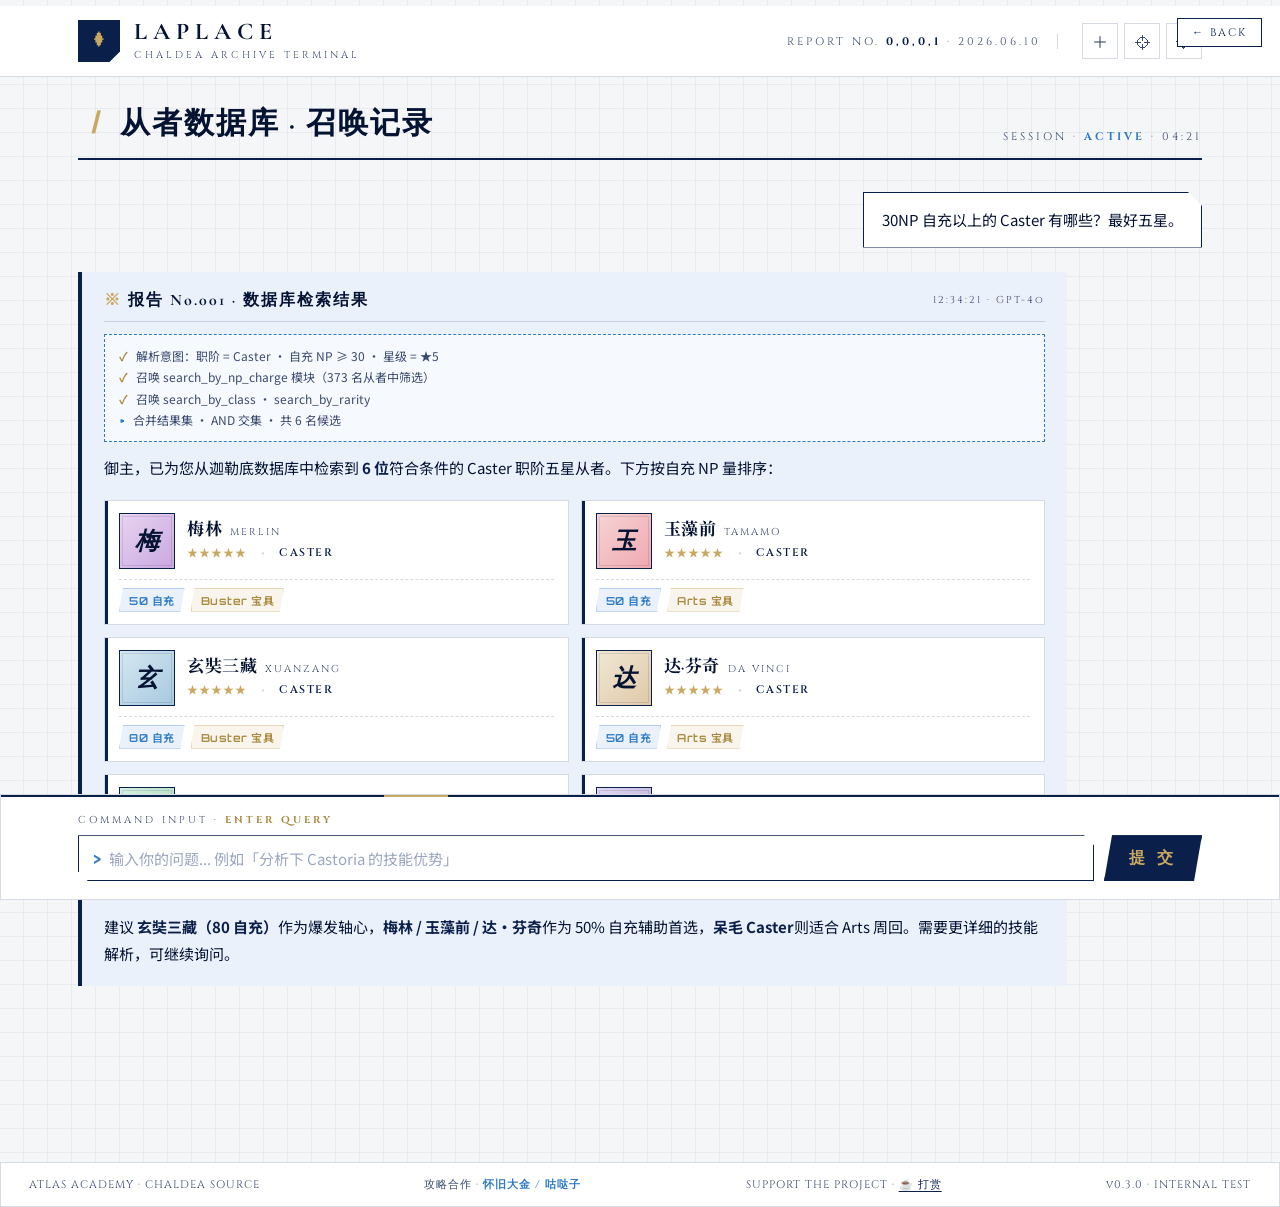
<file: demo/prototypes/a-archive.html>
<!DOCTYPE html>
<html lang="zh-CN">
<head>
<meta charset="UTF-8">
<meta name="viewport" content="width=device-width,initial-scale=1">
<title>方案 A · 迦勒底档案室 / Chaldea Archive</title>
<link rel="preconnect" href="https://fonts.loli.net" crossorigin>
<link href="https://fonts.loli.net/css2?family=Noto+Sans+SC:wght@400;500;700&family=Noto+Serif+SC:wght@500;700&family=Cinzel:wght@500;700&family=Cormorant+Garamond:wght@600;700&family=Orbitron:wght@600&display=swap" rel="stylesheet">
<style>
:root{
  --bg:#F5F6F8; --paper:#FFFFFF; --ink:#0A1F4A; --ink-deep:#051333;
  --ink-soft:#3A4A6E; --gold:#C9A961; --gold-deep:#A8893E;
  --cyan:#2E7BC4; --cyan-soft:#EAF1FB; --rule:#D5DAE3; --grid:rgba(10,31,74,0.05);
}
*{box-sizing:border-box;margin:0;padding:0}
html,body{height:100%}
body{
  font-family:'Noto Sans SC',sans-serif;background:var(--bg);color:var(--ink-deep);
  background-image:repeating-linear-gradient(0deg,transparent 0,transparent 23px,var(--grid) 23px,var(--grid) 24px),repeating-linear-gradient(90deg,transparent 0,transparent 23px,var(--grid) 23px,var(--grid) 24px);
  min-height:100vh;display:flex;flex-direction:column;
}

/* ===== Top blue band ===== */
.top-band{height:6px;background:var(--ink);position:sticky;top:0;z-index:30}

/* ===== Header ===== */
.header{background:var(--paper);border-bottom:1px solid var(--rule);position:sticky;top:6px;z-index:20}
.header-inner{max-width:1180px;margin:0 auto;padding:14px 28px;display:flex;align-items:center;gap:24px}
.logo{display:flex;align-items:center;gap:14px}
.logo-mark{width:42px;height:42px;background:var(--ink);color:var(--gold);display:flex;align-items:center;justify-content:center;font-size:22px;clip-path:polygon(0 0,100% 0,100% 75%,75% 100%,0 100%);font-family:serif}
.logo-text h1{font-family:'Cormorant Garamond',serif;font-size:24px;font-weight:700;letter-spacing:6px;color:var(--ink-deep);line-height:1}
.logo-text .sub{font-size:10px;letter-spacing:3px;color:var(--ink-soft);font-family:'Cinzel',serif;margin-top:4px}
.report-num{margin-left:auto;font-family:'Cinzel',serif;font-size:11px;letter-spacing:3px;color:var(--ink-soft);padding-right:16px;border-right:1px solid var(--rule)}
.report-num strong{color:var(--ink);font-weight:700}
.actions{display:flex;gap:6px}
.icon-btn{width:36px;height:36px;background:transparent;border:1px solid var(--rule);color:var(--ink-soft);display:flex;align-items:center;justify-content:center;cursor:pointer;transition:all .2s}
.icon-btn:hover{border-color:var(--ink);color:var(--ink)}

/* ===== Main ===== */
main{max-width:1180px;width:100%;margin:0 auto;padding:32px 28px 24px;flex:1}

.report-header{display:flex;align-items:flex-end;justify-content:space-between;border-bottom:2px solid var(--ink);padding-bottom:14px;margin-bottom:32px}
.report-header h2{font-family:'Cormorant Garamond',serif;font-size:30px;font-weight:700;color:var(--ink-deep);letter-spacing:2px}
.report-header h2 .roman{color:var(--gold);font-style:italic;margin-right:10px}
.report-header .stamp{font-family:'Cinzel',serif;font-size:11px;letter-spacing:3px;color:var(--ink-soft)}
.report-header .stamp em{color:var(--cyan);font-style:normal;font-weight:700}

/* ===== Chat ===== */
.chat{display:flex;flex-direction:column;gap:24px;margin-bottom:32px}
.msg-user{align-self:flex-end;max-width:70%;background:var(--paper);border:1.5px solid var(--ink);padding:14px 18px 14px 18px;clip-path:polygon(0 0,calc(100% - 14px) 0,100% 14px,100% 100%,0 100%);position:relative}
.msg-user::before{content:"#0001 / 御主询问";position:absolute;top:-18px;right:0;font-family:'Cinzel',serif;font-size:10px;letter-spacing:2px;color:var(--ink-soft)}
.msg-user p{font-size:15px;line-height:1.7;color:var(--ink-deep)}

.msg-ai{align-self:flex-start;max-width:88%;background:var(--cyan-soft);border-left:4px solid var(--ink);padding:18px 22px}
.msg-ai .ai-head{display:flex;align-items:center;justify-content:space-between;border-bottom:1px solid rgba(10,31,74,0.15);padding-bottom:10px;margin-bottom:12px}
.msg-ai .ai-head .ai-title{font-family:'Cormorant Garamond',serif;font-weight:700;font-size:16px;letter-spacing:2px;color:var(--ink-deep)}
.msg-ai .ai-head .ai-title em{color:var(--gold);font-style:normal;margin-right:6px}
.msg-ai .ai-head .ai-meta{font-family:'Cinzel',serif;font-size:10px;letter-spacing:2px;color:var(--ink-soft)}

.thinking{background:rgba(255,255,255,0.6);border:1px dashed var(--cyan);padding:10px 14px;margin-bottom:12px;font-size:12px;color:var(--ink-soft);line-height:1.8;font-family:'Noto Sans SC'}
.thinking .step{display:flex;gap:8px;align-items:flex-start}
.thinking .step::before{content:"▸";color:var(--cyan);font-weight:700;flex-shrink:0}
.thinking .step.done::before{content:"✓";color:var(--gold-deep)}

.msg-ai p{font-size:15px;line-height:1.85;color:var(--ink-deep);margin-bottom:8px}
.msg-ai p:last-child{margin-bottom:0}
.msg-ai strong{color:var(--ink)}

/* ===== Servant cards (compact list-row, 2-col) ===== */
.cards{display:grid;grid-template-columns:repeat(auto-fit,minmax(340px,1fr));gap:12px;margin-top:18px}
.servant-card{background:var(--paper);border:1px solid var(--rule);position:relative;padding:12px 14px;transition:all .2s;cursor:pointer;display:flex;flex-direction:column;gap:10px}
.servant-card::before{content:"";position:absolute;top:0;left:0;bottom:0;width:3px;background:var(--ink)}
.servant-card:hover{border-color:var(--ink);box-shadow:4px 4px 0 var(--ink-deep);transform:translate(-2px,-2px)}
.servant-card:hover::before{background:var(--gold)}
.row{display:flex;align-items:center;gap:12px}
.portrait{width:56px;height:56px;flex-shrink:0;background:linear-gradient(180deg,var(--cyan-soft),#dbe6f5);border:1.5px solid var(--ink);position:relative;display:flex;align-items:center;justify-content:center;font-family:'Cormorant Garamond',serif;font-weight:700;font-style:italic;font-size:24px;color:var(--ink-deep);overflow:hidden}
.portrait::after{content:"";position:absolute;inset:2px;border:1px solid rgba(10,31,74,0.12);pointer-events:none}
.portrait.p1{background:linear-gradient(135deg,#e8d4f0,#c8a8e0)}
.portrait.p2{background:linear-gradient(135deg,#f5d4d4,#f0a8b0)}
.portrait.p3{background:linear-gradient(135deg,#d4e8f0,#a8c8e0)}
.portrait.p4{background:linear-gradient(135deg,#f0e8d4,#e0c8a8)}
.portrait.p5{background:linear-gradient(135deg,#d4f0e0,#a8d8b8)}
.portrait.p6{background:linear-gradient(135deg,#e0d8f0,#b8a8d8)}
.info{flex:1;min-width:0}
.name-row{display:flex;align-items:baseline;gap:8px;margin-bottom:3px;flex-wrap:wrap}
.servant-card .name{font-family:'Cormorant Garamond','Noto Serif SC',serif;font-weight:700;font-size:17px;color:var(--ink-deep);letter-spacing:0.5px;line-height:1.2}
.servant-card .name-en{font-family:'Cinzel',serif;font-size:10px;color:var(--ink-soft);letter-spacing:2px;text-transform:uppercase}
.meta-row{display:flex;align-items:center;gap:10px;font-size:12px;color:var(--ink-soft)}
.stars{color:var(--gold);letter-spacing:1px;font-size:11px}
.meta-row .cls{font-family:'Cinzel',serif;font-size:11px;letter-spacing:1.5px;color:var(--ink);font-weight:600}
.meta-row .dot{color:var(--rule)}
.chips{display:flex;gap:6px;flex-wrap:wrap;padding-top:8px;border-top:1px dashed var(--rule)}
.chip{display:inline-flex;align-items:center;font-family:'Orbitron','Noto Sans SC',sans-serif;font-size:11px;font-weight:600;padding:3px 9px;background:var(--cyan-soft);color:var(--cyan);border:1px solid rgba(46,123,196,0.3);letter-spacing:0.5px;clip-path:polygon(4px 0,100% 0,calc(100% - 4px) 100%,0 100%)}
.chip.gold{background:rgba(201,169,97,0.12);color:var(--gold-deep);border-color:rgba(201,169,97,0.4)}

/* ===== Input ===== */
.input-area{background:var(--paper);border:1px solid var(--rule);position:sticky;bottom:0;z-index:20}
.input-area::before{content:"";position:absolute;top:0;left:0;right:0;height:2px;background:linear-gradient(90deg,var(--ink) 0%,var(--ink) 30%,var(--gold) 30%,var(--gold) 35%,var(--ink) 35%,var(--ink) 100%)}
.input-inner{max-width:1180px;margin:0 auto;padding:18px 28px}
.input-label{font-family:'Cinzel',serif;font-size:10px;letter-spacing:3px;color:var(--ink-soft);margin-bottom:8px}
.input-label em{color:var(--gold-deep);font-style:normal;font-weight:700}
.input-row{display:flex;gap:10px;align-items:center}
.input-box{flex:1;display:flex;align-items:center;border:1.5px solid var(--ink);background:var(--paper);padding:0 14px;height:46px;clip-path:polygon(0 0,calc(100% - 10px) 0,100% 10px,100% 100%,10px 100%,0 calc(100% - 10px))}
.input-box span.prompt{color:var(--cyan);font-family:'Orbitron';font-weight:600;margin-right:8px}
.input-box input{flex:1;border:0;outline:0;background:transparent;font-size:15px;font-family:'Noto Sans SC';color:var(--ink-deep)}
.input-box input::placeholder{color:#9aa6bf}
.send-btn{height:46px;padding:0 24px;background:var(--ink);color:var(--gold);border:1.5px solid var(--ink);font-family:'Cormorant Garamond',serif;font-weight:700;font-size:16px;letter-spacing:4px;cursor:pointer;clip-path:polygon(8px 0,100% 0,calc(100% - 8px) 100%,0 100%);transition:all .2s}
.send-btn:hover{background:var(--ink-deep)}

/* ===== Footer envelope ===== */
.footer{margin-top:14px;background:var(--paper);border:1px solid var(--rule);padding:14px 28px;font-size:11px;color:var(--ink-soft);display:flex;justify-content:space-between;flex-wrap:wrap;gap:12px;font-family:'Cinzel',serif;letter-spacing:1px}
.footer span em{color:var(--cyan);font-style:normal;font-weight:600}
.footer a{color:var(--ink);text-decoration:underline;text-underline-offset:3px}

.back{position:fixed;top:18px;right:18px;z-index:50;background:var(--paper);border:1px solid var(--ink);padding:6px 14px;font-size:11px;letter-spacing:2px;color:var(--ink);text-decoration:none;font-family:'Cinzel',serif}
.back:hover{background:var(--ink);color:var(--gold)}
</style>
</head>
<body>
<a href="index.html" class="back">← BACK</a>
<div class="top-band"></div>

<header class="header">
  <div class="header-inner">
    <div class="logo">
      <div class="logo-mark">⧫</div>
      <div class="logo-text"><h1>LAPLACE</h1><div class="sub">CHALDEA ARCHIVE TERMINAL</div></div>
    </div>
    <div class="report-num">REPORT NO. <strong>0,0,0,1</strong> · 2026.06.10</div>
    <div class="actions">
      <div class="icon-btn">＋</div><div class="icon-btn">⌖</div><div class="icon-btn">✦</div>
    </div>
  </div>
</header>

<main>
  <div class="report-header">
    <h2><span class="roman">Ⅰ</span>从者数据库 · 召唤记录</h2>
    <div class="stamp">SESSION · <em>ACTIVE</em> · 04:21</div>
  </div>

  <div class="chat">
    <div class="msg-user"><p>30NP 自充以上的 Caster 有哪些？最好五星。</p></div>

    <div class="msg-ai">
      <div class="ai-head">
        <div class="ai-title"><em>※</em>报告 No.001 · 数据库检索结果</div>
        <div class="ai-meta">12:34:21 · GPT-4o</div>
      </div>
      <div class="thinking">
        <div class="step done">解析意图：职阶 = Caster · 自充 NP ≥ 30 · 星级 = ★5</div>
        <div class="step done">召唤 search_by_np_charge 模块（373 名从者中筛选）</div>
        <div class="step done">召唤 search_by_class · search_by_rarity</div>
        <div class="step">合并结果集 · AND 交集 · 共 6 名候选</div>
      </div>
      <p>御主，已为您从迦勒底数据库中检索到 <strong>6 位</strong>符合条件的 Caster 职阶五星从者。下方按自充 NP 量排序：</p>
      <div class="cards">
        <div class="servant-card">
          <div class="row">
            <div class="portrait p1">
              梅
            </div>
            <div class="info">
              <div class="name-row">
                <span class="name">梅林</span>
                <span class="name-en">Merlin</span>
              </div>
              <div class="meta-row">
                <span class="stars">★★★★★</span>
                <span class="dot">·</span>
                <span class="cls">CASTER</span>
              </div>
            </div>
          </div>
          <div class="chips">
            <span class="chip">50 自充</span>
            <span class="chip gold">Buster 宝具</span>
          </div>
        </div>

        <div class="servant-card">
          <div class="row">
            <div class="portrait p2">
              玉
            </div>
            <div class="info">
              <div class="name-row">
                <span class="name">玉藻前</span>
                <span class="name-en">Tamamo</span>
              </div>
              <div class="meta-row">
                <span class="stars">★★★★★</span>
                <span class="dot">·</span>
                <span class="cls">CASTER</span>
              </div>
            </div>
          </div>
          <div class="chips">
            <span class="chip">50 自充</span>
            <span class="chip gold">Arts 宝具</span>
          </div>
        </div>

        <div class="servant-card">
          <div class="row">
            <div class="portrait p3">
              玄
            </div>
            <div class="info">
              <div class="name-row">
                <span class="name">玄奘三藏</span>
                <span class="name-en">Xuanzang</span>
              </div>
              <div class="meta-row">
                <span class="stars">★★★★★</span>
                <span class="dot">·</span>
                <span class="cls">CASTER</span>
              </div>
            </div>
          </div>
          <div class="chips">
            <span class="chip">80 自充</span>
            <span class="chip gold">Buster 宝具</span>
          </div>
        </div>

        <div class="servant-card">
          <div class="row">
            <div class="portrait p4">
              达
            </div>
            <div class="info">
              <div class="name-row">
                <span class="name">达·芬奇</span>
                <span class="name-en">Da Vinci</span>
              </div>
              <div class="meta-row">
                <span class="stars">★★★★★</span>
                <span class="dot">·</span>
                <span class="cls">CASTER</span>
              </div>
            </div>
          </div>
          <div class="chips">
            <span class="chip">50 自充</span>
            <span class="chip gold">Arts 宝具</span>
          </div>
        </div>

        <div class="servant-card">
          <div class="row">
            <div class="portrait p5">
              孔
            </div>
            <div class="info">
              <div class="name-row">
                <span class="name">诸葛孔明〔埃尔梅罗Ⅱ世〕</span>
                <span class="name-en">El-Melloi II</span>
              </div>
              <div class="meta-row">
                <span class="stars">★★★★★</span>
                <span class="dot">·</span>
                <span class="cls">CASTER</span>
              </div>
            </div>
          </div>
          <div class="chips">
            <span class="chip">30 他充 + 10 群充 + 10 群充</span>
          </div>
        </div>

        <div class="servant-card">
          <div class="row">
            <div class="portrait p6">
              呆
            </div>
            <div class="info">
              <div class="name-row">
                <span class="name">阿尔托莉雅·Caster</span>
                <span class="name-en">Castoria</span>
              </div>
              <div class="meta-row">
                <span class="stars">★★★★★</span>
                <span class="dot">·</span>
                <span class="cls">CASTER</span>
              </div>
            </div>
          </div>
          <div class="chips">
            <span class="chip">20 群充 + 10 群充</span>
            <span class="chip gold">Arts 宝具</span>
          </div>
        </div>
      </div>
      <p style="margin-top:14px">建议 <strong>玄奘三藏（80 自充）</strong>作为爆发轴心，<strong>梅林 / 玉藻前 / 达·芬奇</strong>作为 50% 自充辅助首选，<strong>呆毛 Caster</strong>则适合 Arts 周回。需要更详细的技能解析，可继续询问。</p>
    </div>
  </div>
</main>

<div class="input-area">
  <div class="input-inner">
    <div class="input-label">COMMAND INPUT · <em>ENTER QUERY</em></div>
    <div class="input-row">
      <div class="input-box">
        <span class="prompt">&gt;</span>
        <input type="text" placeholder="输入你的问题... 例如「分析下 Castoria 的技能优势」">
      </div>
      <button class="send-btn">提 交</button>
    </div>
  </div>
</div>

<div class="footer">
  <span>ATLAS ACADEMY · CHALDEA SOURCE</span>
  <span>攻略合作 · <em>怀旧大金 / 咕哒子</em></span>
  <span>SUPPORT THE PROJECT · <a href="#">☕ 打赏</a></span>
  <span>v0.3.0 · INTERNAL TEST</span>
</div>

</body>
</html>
</file>
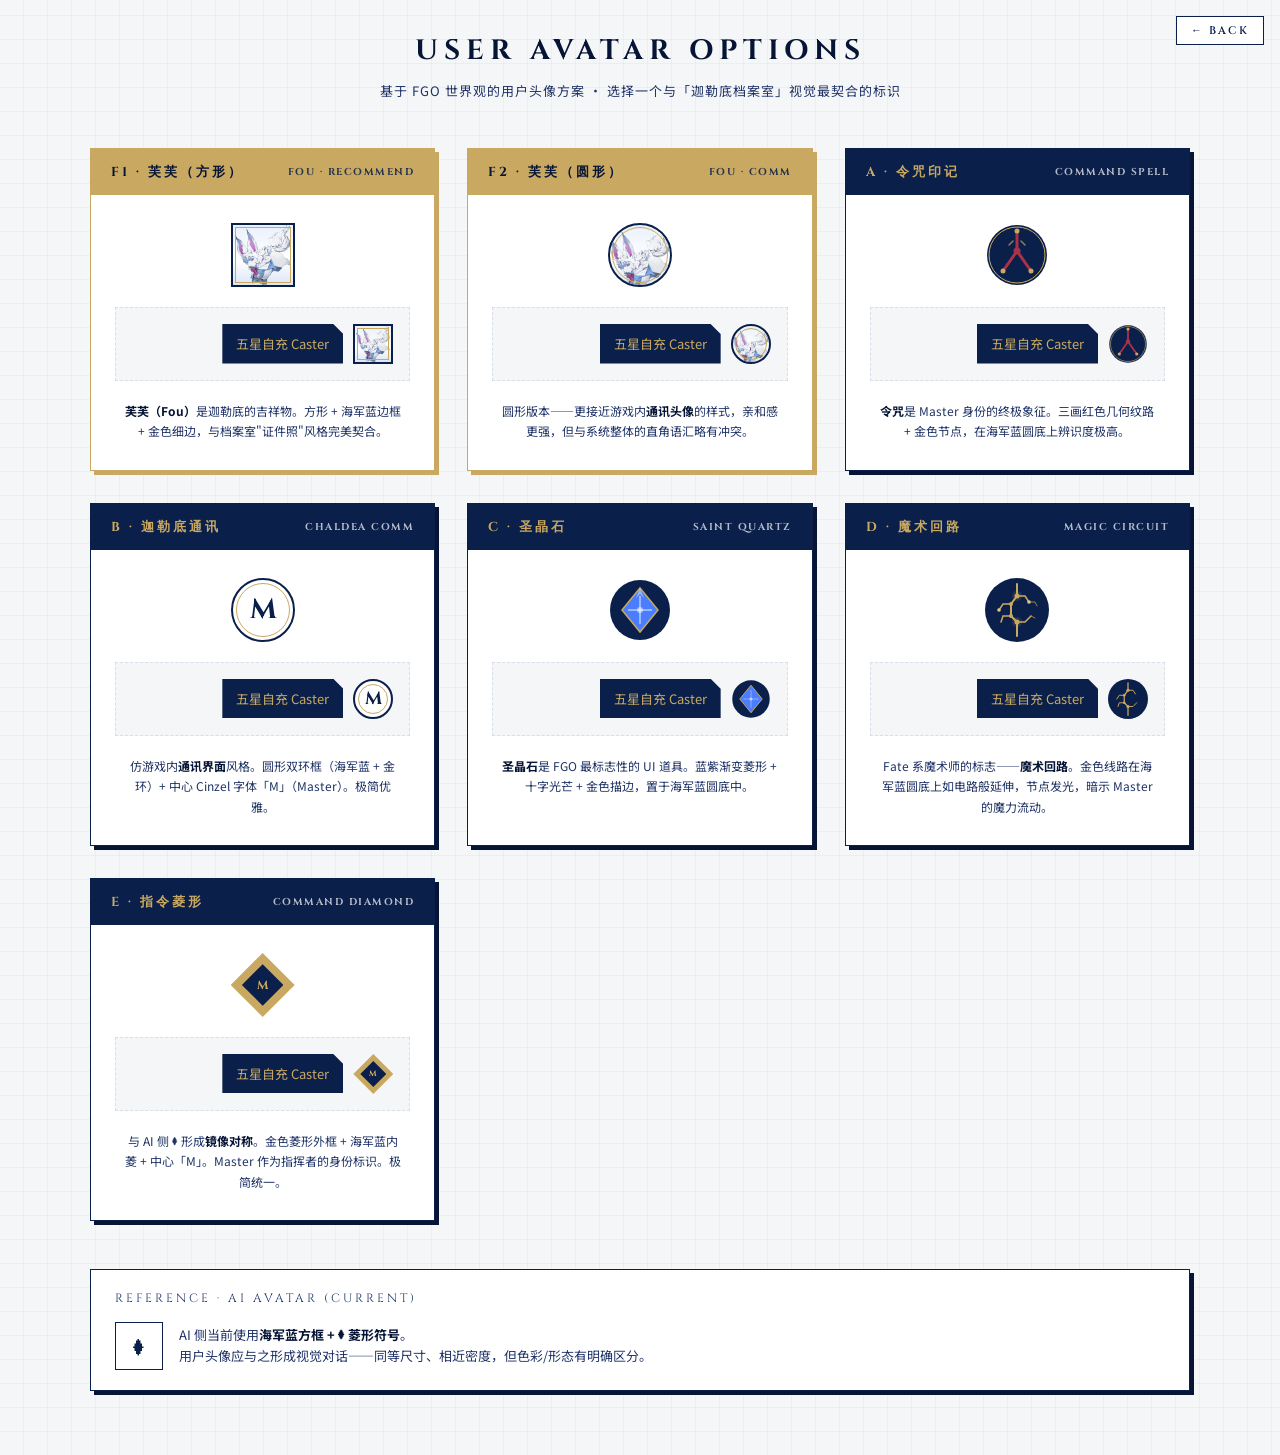
<file: demo/prototypes/avatar-options.html>
<!DOCTYPE html>
<html lang="zh-CN">
<head>
<meta charset="UTF-8">
<meta name="viewport" content="width=device-width,initial-scale=1">
<title>用户头像方案对比 — FGO 设定</title>
<link rel="preconnect" href="https://fonts.loli.net" crossorigin>
<link href="https://fonts.loli.net/css2?family=Cinzel:wght@400;600;700&family=Cormorant+Garamond:ital,wght@0,500;0,700;1,500;1,700&family=Noto+Sans+SC:wght@400;500;600;700&family=Noto+Serif+SC:wght@500;700&family=IBM+Plex+Mono:wght@400;500&display=swap" rel="stylesheet">
<style>
:root {
  --bg: #F5F6F8;
  --paper: #FFFFFF;
  --ink-deep: #061535;
  --ink: #0A1F4A;
  --ink-soft: #1F3366;
  --gold: #C9A961;
  --gold-soft: #E0C988;
  --cyan: #2E7BC4;
  --cyan-soft: #EAF1FB;
  --rule: #D8DEE8;
  --grid: rgba(46, 123, 196, 0.06);
  --danger: #A8324A;
}
* { box-sizing: border-box; margin: 0; padding: 0; }
body {
  font-family: 'Noto Sans SC', sans-serif;
  background: var(--bg);
  color: var(--ink-deep);
  min-height: 100vh;
  padding: 32px 24px 64px;
  background-image:
    repeating-linear-gradient(0deg, transparent 0, transparent 23px, var(--grid) 23px, var(--grid) 24px),
    repeating-linear-gradient(90deg, transparent 0, transparent 23px, var(--grid) 23px, var(--grid) 24px);
}

.page-title {
  text-align: center;
  margin-bottom: 12px;
  font-family: 'Cinzel', serif;
  font-size: 28px;
  letter-spacing: 6px;
  color: var(--ink-deep);
}
.page-sub {
  text-align: center;
  font-size: 13px;
  color: var(--ink-soft);
  margin-bottom: 48px;
  letter-spacing: 1px;
}

.grid {
  display: grid;
  grid-template-columns: repeat(auto-fit, minmax(320px, 1fr));
  gap: 32px;
  max-width: 1100px;
  margin: 0 auto;
}

.card {
  background: var(--paper);
  border: 1.5px solid var(--ink);
  box-shadow: 4px 4px 0 var(--ink-deep);
  padding: 0;
  display: flex;
  flex-direction: column;
}

.card-header {
  background: var(--ink);
  color: var(--gold);
  padding: 14px 20px;
  font-family: 'Cinzel', serif;
  font-size: 13px;
  letter-spacing: 3px;
  font-weight: 700;
  text-transform: uppercase;
  display: flex;
  align-items: center;
  justify-content: space-between;
}
.card-header .tag {
  font-size: 10px;
  color: #fff;
  opacity: 0.7;
  letter-spacing: 1.5px;
}

.card-body {
  padding: 28px 24px;
  flex: 1;
  display: flex;
  flex-direction: column;
  align-items: center;
  gap: 20px;
}

/* Avatar display area */
.avatar-showcase {
  width: 64px;
  height: 64px;
  display: flex;
  align-items: center;
  justify-content: center;
  position: relative;
}

/* Preview: simulated chat bubble with avatar */
.preview {
  width: 100%;
  display: flex;
  align-items: flex-start;
  justify-content: flex-end;
  gap: 10px;
  padding: 16px;
  background: var(--bg);
  border: 1px dashed var(--rule);
}
.preview .bubble {
  background: var(--ink);
  color: var(--gold);
  padding: 10px 14px;
  font-size: 13px;
  line-height: 1.5;
  max-width: 200px;
  clip-path: polygon(0 0, calc(100% - 10px) 0, 100% 10px, 100% 100%, 0 100%);
}
.preview .avatar-slot {
  width: 40px;
  height: 40px;
  flex-shrink: 0;
  display: flex;
  align-items: center;
  justify-content: center;
}

.desc {
  font-size: 12px;
  color: var(--ink-soft);
  line-height: 1.7;
  text-align: center;
  padding: 0 8px;
}
.desc strong { color: var(--ink-deep); }

/* ======== Avatar A: 令咒 Command Spell ======== */
.avatar-cmd-spell {
  width: 100%;
  height: 100%;
  position: relative;
}
.avatar-cmd-spell svg {
  width: 100%;
  height: 100%;
}

/* ======== Avatar B: 迦勒底通讯 M ======== */
.avatar-chaldea-m {
  width: 100%;
  height: 100%;
  border: 2.5px solid var(--ink);
  border-radius: 50%;
  background: var(--paper);
  display: flex;
  align-items: center;
  justify-content: center;
  font-family: 'Cinzel', serif;
  font-size: 28px;
  font-weight: 700;
  color: var(--ink);
  letter-spacing: -1px;
  position: relative;
}
.avatar-chaldea-m::after {
  content: "";
  position: absolute;
  inset: 3px;
  border: 1px solid var(--gold);
  border-radius: 50%;
}

/* ======== Avatar C: 圣晶石 ======== */
.avatar-quartz {
  width: 100%;
  height: 100%;
  position: relative;
}
.avatar-quartz svg {
  width: 100%;
  height: 100%;
}

/* ======== Avatar D: 魔术回路 ======== */
.avatar-circuit {
  width: 100%;
  height: 100%;
  background: var(--ink);
  border-radius: 50%;
  position: relative;
  overflow: hidden;
}
.avatar-circuit svg {
  width: 100%;
  height: 100%;
}

/* ======== Avatar E: 对称菱形 ======== */
.avatar-diamond {
  width: 100%;
  height: 100%;
  background: var(--gold);
  clip-path: polygon(50% 0%, 100% 50%, 50% 100%, 0% 50%);
  display: flex;
  align-items: center;
  justify-content: center;
  position: relative;
}
.avatar-diamond-inner {
  width: 65%;
  height: 65%;
  background: var(--ink);
  clip-path: polygon(50% 0%, 100% 50%, 50% 100%, 0% 50%);
  display: flex;
  align-items: center;
  justify-content: center;
}
.avatar-diamond-core {
  font-family: 'Cinzel', serif;
  font-size: 12px;
  color: var(--gold);
  font-weight: 700;
  letter-spacing: 1px;
}

/* ======== Avatar F: 芙芙 Fou ======== */
.avatar-fou {
  width: 100%;
  height: 100%;
  border: 2.5px solid var(--ink);
  background: linear-gradient(180deg, #EAF1FB 0%, #FFFFFF 60%, #DBE6F5 100%);
  display: flex;
  align-items: center;
  justify-content: center;
  position: relative;
  overflow: hidden;
}
.avatar-fou::after {
  content: "";
  position: absolute;
  inset: 2px;
  border: 1px solid var(--gold);
  pointer-events: none;
  z-index: 2;
}
.avatar-fou img {
  width: 110%;
  height: 110%;
  object-fit: cover;
  object-position: center 22%;
  display: block;
}

/* 圆形版本 */
.avatar-fou-round {
  width: 100%;
  height: 100%;
  border-radius: 50%;
  border: 2.5px solid var(--ink);
  background: linear-gradient(180deg, #EAF1FB 0%, #FFFFFF 60%, #DBE6F5 100%);
  position: relative;
  overflow: hidden;
}
.avatar-fou-round::after {
  content: "";
  position: absolute;
  inset: 2px;
  border-radius: 50%;
  border: 1px solid var(--gold);
  pointer-events: none;
  z-index: 2;
}
.avatar-fou-round img {
  width: 110%;
  height: 110%;
  object-fit: cover;
  object-position: center 22%;
  margin-left: -5%;
  display: block;
}

.back {
  position: fixed;
  top: 16px;
  right: 16px;
  z-index: 50;
  background: var(--paper);
  border: 1.5px solid var(--ink);
  padding: 6px 14px;
  font-size: 11px;
  letter-spacing: 2px;
  color: var(--ink);
  text-decoration: none;
  font-family: 'Cinzel', serif;
  font-weight: 600;
}
.back:hover { background: var(--ink); color: var(--gold); }

/* Small size preview */
.preview .avatar-slot .avatar-cmd-spell,
.preview .avatar-slot .avatar-chaldea-m,
.preview .avatar-slot .avatar-quartz,
.preview .avatar-slot .avatar-circuit,
.preview .avatar-slot .avatar-diamond,
.preview .avatar-slot .avatar-fou,
.preview .avatar-slot .avatar-fou-round { width: 40px; height: 40px; }
.preview .avatar-slot .avatar-chaldea-m { font-size: 18px; }
.preview .avatar-slot .avatar-diamond-core { font-size: 8px; }
</style>
</head>
<body>
<a href="index.html" class="back">← BACK</a>

<h1 class="page-title">USER AVATAR OPTIONS</h1>
<p class="page-sub">基于 FGO 世界观的用户头像方案 · 选择一个与「迦勒底档案室」视觉最契合的标识</p>

<div class="grid">

  <!-- ===== 方案 F: 芙芙 Fou (推荐) — 方形 ===== -->
  <div class="card" style="border-color:var(--gold);box-shadow:4px 4px 0 var(--gold);">
    <div class="card-header" style="background:var(--gold);color:var(--ink-deep);">
      <span>F1 · 芙芙（方形）</span>
      <span class="tag" style="color:var(--ink);opacity:0.85;">FOU · RECOMMEND</span>
    </div>
    <div class="card-body">
      <div class="avatar-showcase">
        <div class="avatar-fou">
          <img src="../assets/fou.png" alt="Fou">
        </div>
      </div>
      <div class="preview">
        <div class="bubble">五星自充 Caster</div>
        <div class="avatar-slot">
          <div class="avatar-fou">
            <img src="../assets/fou.png" alt="Fou">
          </div>
        </div>
      </div>
      <p class="desc"><strong>芙芙（Fou）</strong>是迦勒底的吉祥物。方形 + 海军蓝边框 + 金色细边，与档案室"证件照"风格完美契合。</p>
    </div>
  </div>

  <!-- ===== 方案 F2: 芙芙 圆形 ===== -->
  <div class="card" style="border-color:var(--gold);box-shadow:4px 4px 0 var(--gold);">
    <div class="card-header" style="background:var(--gold);color:var(--ink-deep);">
      <span>F2 · 芙芙（圆形）</span>
      <span class="tag" style="color:var(--ink);opacity:0.85;">FOU · COMM</span>
    </div>
    <div class="card-body">
      <div class="avatar-showcase">
        <div class="avatar-fou-round">
          <img src="../assets/fou.png" alt="Fou">
        </div>
      </div>
      <div class="preview">
        <div class="bubble">五星自充 Caster</div>
        <div class="avatar-slot">
          <div class="avatar-fou-round">
            <img src="../assets/fou.png" alt="Fou">
          </div>
        </div>
      </div>
      <p class="desc">圆形版本——更接近游戏内<strong>通讯头像</strong>的样式，亲和感更强，但与系统整体的直角语汇略有冲突。</p>
    </div>
  </div>

  <!-- ===== 方案 A: 令咒印记 ===== -->
  <div class="card">
    <div class="card-header">
      <span>A · 令咒印记</span>
      <span class="tag">COMMAND SPELL</span>
    </div>
    <div class="card-body">
      <div class="avatar-showcase">
        <div class="avatar-cmd-spell">
          <svg viewBox="0 0 64 64" fill="none" xmlns="http://www.w3.org/2000/svg">
            <!-- 背景圆 -->
            <circle cx="32" cy="32" r="30" fill="#0A1F4A"/>
            <circle cx="32" cy="32" r="28" stroke="#C9A961" stroke-width="1" fill="none"/>
            <!-- 简化令咒三画 -->
            <path d="M32 8 L32 28" stroke="#A8324A" stroke-width="3" stroke-linecap="round"/>
            <path d="M32 28 L18 48" stroke="#A8324A" stroke-width="3" stroke-linecap="round"/>
            <path d="M32 28 L46 48" stroke="#A8324A" stroke-width="3" stroke-linecap="round"/>
            <!-- 连接节点 -->
            <circle cx="32" cy="28" r="3.5" fill="#A8324A"/>
            <circle cx="32" cy="8" r="2.5" fill="#C9A961"/>
            <circle cx="18" cy="48" r="2.5" fill="#C9A961"/>
            <circle cx="46" cy="48" r="2.5" fill="#C9A961"/>
            <!-- 装饰短线 -->
            <path d="M28 18 L24 22" stroke="#C9A961" stroke-width="1.5" stroke-linecap="round" opacity="0.7"/>
            <path d="M36 18 L40 22" stroke="#C9A961" stroke-width="1.5" stroke-linecap="round" opacity="0.7"/>
          </svg>
        </div>
      </div>
      <div class="preview">
        <div class="bubble">五星自充 Caster</div>
        <div class="avatar-slot">
          <div class="avatar-cmd-spell">
            <svg viewBox="0 0 64 64" fill="none" xmlns="http://www.w3.org/2000/svg">
              <circle cx="32" cy="32" r="30" fill="#0A1F4A"/>
              <circle cx="32" cy="32" r="28" stroke="#C9A961" stroke-width="1" fill="none"/>
              <path d="M32 8 L32 28" stroke="#A8324A" stroke-width="3" stroke-linecap="round"/>
              <path d="M32 28 L18 48" stroke="#A8324A" stroke-width="3" stroke-linecap="round"/>
              <path d="M32 28 L46 48" stroke="#A8324A" stroke-width="3" stroke-linecap="round"/>
              <circle cx="32" cy="28" r="3.5" fill="#A8324A"/>
              <circle cx="32" cy="8" r="2.5" fill="#C9A961"/>
              <circle cx="18" cy="48" r="2.5" fill="#C9A961"/>
              <circle cx="46" cy="48" r="2.5" fill="#C9A961"/>
            </svg>
          </div>
        </div>
      </div>
      <p class="desc"><strong>令咒</strong>是 Master 身份的终极象征。三画红色几何纹路 + 金色节点，在海军蓝圆底上辨识度极高。</p>
    </div>
  </div>

  <!-- ===== 方案 B: 迦勒底通讯 ===== -->
  <div class="card">
    <div class="card-header">
      <span>B · 迦勒底通讯</span>
      <span class="tag">CHALDEA COMM</span>
    </div>
    <div class="card-body">
      <div class="avatar-showcase">
        <div class="avatar-chaldea-m">M</div>
      </div>
      <div class="preview">
        <div class="bubble">五星自充 Caster</div>
        <div class="avatar-slot">
          <div class="avatar-chaldea-m">M</div>
        </div>
      </div>
      <p class="desc">仿游戏内<strong>通讯界面</strong>风格。圆形双环框（海军蓝 + 金环）+ 中心 Cinzel 字体「M」（Master）。极简优雅。</p>
    </div>
  </div>

  <!-- ===== 方案 C: 圣晶石 ===== -->
  <div class="card">
    <div class="card-header">
      <span>C · 圣晶石</span>
      <span class="tag">SAINT QUARTZ</span>
    </div>
    <div class="card-body">
      <div class="avatar-showcase">
        <div class="avatar-quartz">
          <svg viewBox="0 0 64 64" fill="none" xmlns="http://www.w3.org/2000/svg">
            <!-- 外圆背景 -->
            <circle cx="32" cy="32" r="30" fill="#0A1F4A"/>
            <!-- 菱形圣晶石主体 -->
            <path d="M32 10 L50 32 L32 54 L14 32 Z" fill="url(#quartz-grad)" stroke="#C9A961" stroke-width="1.5"/>
            <!-- 内部十字光芒 -->
            <path d="M32 18 L32 46" stroke="rgba(255,255,255,0.6)" stroke-width="1.5"/>
            <path d="M20 32 L44 32" stroke="rgba(255,255,255,0.6)" stroke-width="1.5"/>
            <!-- 高光 -->
            <path d="M32 10 L36 20 L32 16 L28 20 Z" fill="rgba(255,255,255,0.4)"/>
            <!-- 中心亮点 -->
            <circle cx="32" cy="32" r="3" fill="rgba(255,255,255,0.5)"/>
            <defs>
              <linearGradient id="quartz-grad" x1="14" y1="10" x2="50" y2="54">
                <stop offset="0%" stop-color="#4A7DFF"/>
                <stop offset="50%" stop-color="#8B5CF6"/>
                <stop offset="100%" stop-color="#2E7BC4"/>
              </linearGradient>
            </defs>
          </svg>
        </div>
      </div>
      <div class="preview">
        <div class="bubble">五星自充 Caster</div>
        <div class="avatar-slot">
          <div class="avatar-quartz">
            <svg viewBox="0 0 64 64" fill="none" xmlns="http://www.w3.org/2000/svg">
              <circle cx="32" cy="32" r="30" fill="#0A1F4A"/>
              <path d="M32 10 L50 32 L32 54 L14 32 Z" fill="url(#quartz-grad2)" stroke="#C9A961" stroke-width="1.5"/>
              <path d="M32 18 L32 46" stroke="rgba(255,255,255,0.5)" stroke-width="1.2"/>
              <path d="M20 32 L44 32" stroke="rgba(255,255,255,0.5)" stroke-width="1.2"/>
              <circle cx="32" cy="32" r="2.5" fill="rgba(255,255,255,0.5)"/>
              <defs>
                <linearGradient id="quartz-grad2" x1="14" y1="10" x2="50" y2="54">
                  <stop offset="0%" stop-color="#4A7DFF"/>
                  <stop offset="50%" stop-color="#8B5CF6"/>
                  <stop offset="100%" stop-color="#2E7BC4"/>
                </linearGradient>
              </defs>
            </svg>
          </div>
        </div>
      </div>
      <p class="desc"><strong>圣晶石</strong>是 FGO 最标志性的 UI 道具。蓝紫渐变菱形 + 十字光芒 + 金色描边，置于海军蓝圆底中。</p>
    </div>
  </div>

  <!-- ===== 方案 D: 魔术回路 ===== -->
  <div class="card">
    <div class="card-header">
      <span>D · 魔术回路</span>
      <span class="tag">MAGIC CIRCUIT</span>
    </div>
    <div class="card-body">
      <div class="avatar-showcase">
        <div class="avatar-circuit">
          <svg viewBox="0 0 64 64" fill="none" xmlns="http://www.w3.org/2000/svg">
            <!-- 主干回路 -->
            <path d="M32 6 L32 18 L26 26 L26 38 L32 44 L32 58" stroke="#C9A961" stroke-width="2" stroke-linecap="round" fill="none"/>
            <!-- 左侧分支 -->
            <path d="M26 26 L18 26 L14 32" stroke="#C9A961" stroke-width="1.5" stroke-linecap="round" fill="none"/>
            <path d="M26 38 L18 38 L16 44" stroke="#C9A961" stroke-width="1.5" stroke-linecap="round" fill="none"/>
            <!-- 右侧分支 -->
            <path d="M32 18 L40 18 L44 24" stroke="#C9A961" stroke-width="1.5" stroke-linecap="round" fill="none"/>
            <path d="M32 44 L40 44 L46 38" stroke="#C9A961" stroke-width="1.5" stroke-linecap="round" fill="none"/>
            <!-- 右侧额外分支 -->
            <path d="M44 24 L50 24 L52 28" stroke="#C9A961" stroke-width="1" stroke-linecap="round" fill="none" opacity="0.7"/>
            <path d="M46 38 L50 40" stroke="#C9A961" stroke-width="1" stroke-linecap="round" fill="none" opacity="0.7"/>
            <!-- 节点 -->
            <circle cx="32" cy="18" r="2.5" fill="#C9A961"/>
            <circle cx="26" cy="26" r="2" fill="#C9A961"/>
            <circle cx="26" cy="38" r="2" fill="#C9A961"/>
            <circle cx="32" cy="44" r="2.5" fill="#C9A961"/>
            <circle cx="14" cy="32" r="1.8" fill="#E0C988"/>
            <circle cx="44" cy="24" r="1.8" fill="#E0C988"/>
            <!-- 发光效果 -->
            <circle cx="32" cy="18" r="5" fill="rgba(201,169,97,0.15)"/>
            <circle cx="32" cy="44" r="5" fill="rgba(201,169,97,0.15)"/>
          </svg>
        </div>
      </div>
      <div class="preview">
        <div class="bubble">五星自充 Caster</div>
        <div class="avatar-slot">
          <div class="avatar-circuit">
            <svg viewBox="0 0 64 64" fill="none" xmlns="http://www.w3.org/2000/svg">
              <path d="M32 6 L32 18 L26 26 L26 38 L32 44 L32 58" stroke="#C9A961" stroke-width="2" stroke-linecap="round" fill="none"/>
              <path d="M26 26 L18 26 L14 32" stroke="#C9A961" stroke-width="1.5" stroke-linecap="round" fill="none"/>
              <path d="M26 38 L18 38 L16 44" stroke="#C9A961" stroke-width="1.5" stroke-linecap="round" fill="none"/>
              <path d="M32 18 L40 18 L44 24" stroke="#C9A961" stroke-width="1.5" stroke-linecap="round" fill="none"/>
              <path d="M32 44 L40 44 L46 38" stroke="#C9A961" stroke-width="1.5" stroke-linecap="round" fill="none"/>
              <circle cx="32" cy="18" r="2.5" fill="#C9A961"/>
              <circle cx="26" cy="26" r="2" fill="#C9A961"/>
              <circle cx="26" cy="38" r="2" fill="#C9A961"/>
              <circle cx="32" cy="44" r="2.5" fill="#C9A961"/>
            </svg>
          </div>
        </div>
      </div>
      <p class="desc">Fate 系魔术师的标志——<strong>魔术回路</strong>。金色线路在海军蓝圆底上如电路般延伸，节点发光，暗示 Master 的魔力流动。</p>
    </div>
  </div>

  <!-- ===== 方案 E: 对称菱形 ===== -->
  <div class="card">
    <div class="card-header">
      <span>E · 指令菱形</span>
      <span class="tag">COMMAND DIAMOND</span>
    </div>
    <div class="card-body">
      <div class="avatar-showcase">
        <div class="avatar-diamond">
          <div class="avatar-diamond-inner">
            <span class="avatar-diamond-core">M</span>
          </div>
        </div>
      </div>
      <div class="preview">
        <div class="bubble">五星自充 Caster</div>
        <div class="avatar-slot">
          <div class="avatar-diamond">
            <div class="avatar-diamond-inner">
              <span class="avatar-diamond-core">M</span>
            </div>
          </div>
        </div>
      </div>
      <p class="desc">与 AI 侧 ⧫ 形成<strong>镜像对称</strong>。金色菱形外框 + 海军蓝内菱 + 中心「M」。Master 作为指挥者的身份标识。极简统一。</p>
    </div>
  </div>

</div>

<!-- AI 头像参考 -->
<div style="max-width:1100px;margin:48px auto 0;padding:20px 24px;background:var(--paper);border:1.5px solid var(--ink);box-shadow:4px 4px 0 var(--ink-deep);">
  <div style="font-family:'Cinzel',serif;font-size:12px;letter-spacing:3px;color:var(--ink-soft);margin-bottom:16px;">REFERENCE · AI AVATAR (CURRENT)</div>
  <div style="display:flex;align-items:center;gap:16px;">
    <div style="width:48px;height:48px;background:var(--paper);border:1.5px solid var(--ink);display:flex;align-items:center;justify-content:center;font-size:24px;color:var(--ink);">⧫</div>
    <div style="font-size:13px;color:var(--ink-soft);line-height:1.6;">
      AI 侧当前使用<strong style="color:var(--ink-deep);">海军蓝方框 + ⧫ 菱形符号</strong>。<br>
      用户头像应与之形成视觉对话——同等尺寸、相近密度，但色彩/形态有明确区分。
    </div>
  </div>
</div>

</body>
</html>
</file>
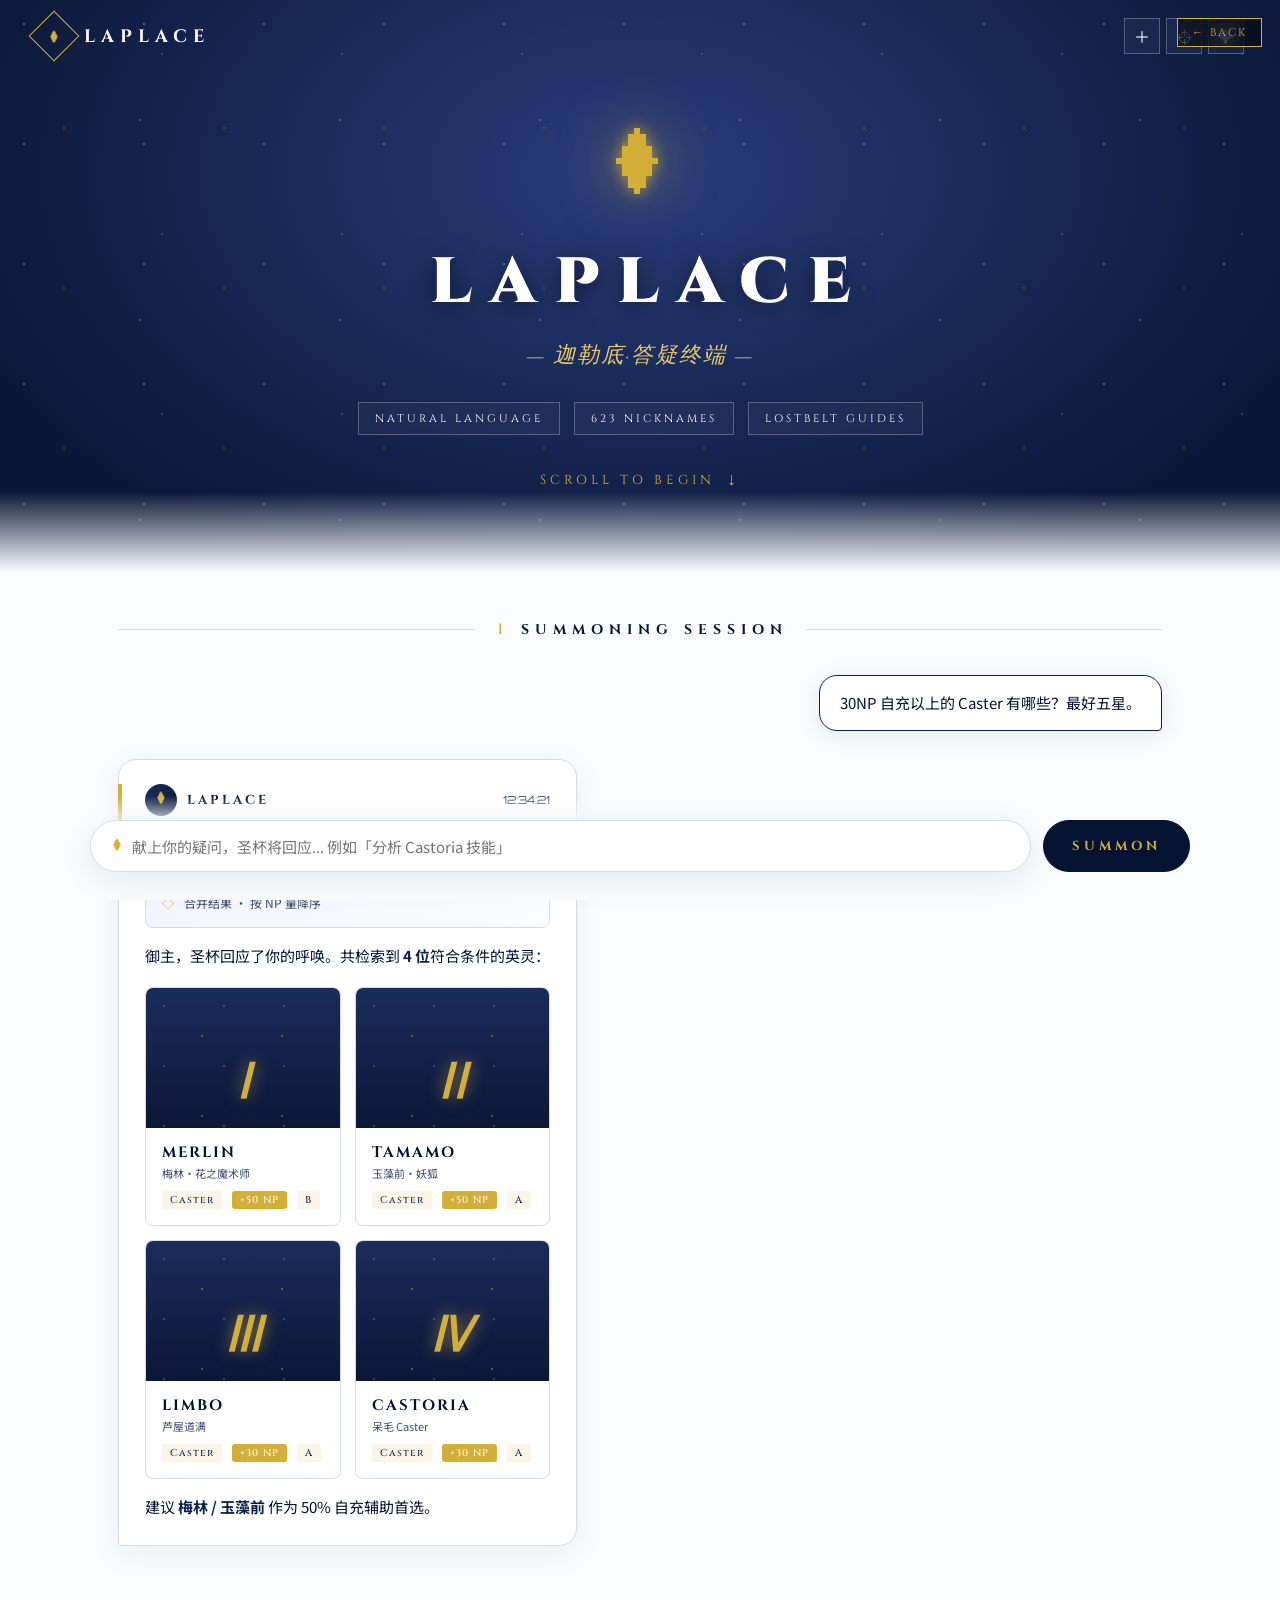
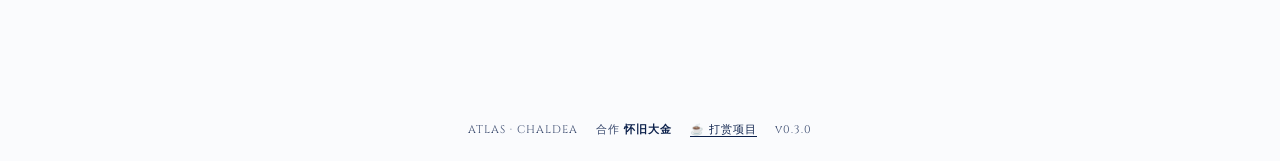
<file: demo/prototypes/b-grail.html>
<!DOCTYPE html>
<html lang="zh-CN">
<head>
<meta charset="UTF-8">
<meta name="viewport" content="width=device-width,initial-scale=1">
<title>方案 B · 圣杯仪式 / Holy Grail Ritual</title>
<link rel="preconnect" href="https://fonts.loli.net" crossorigin>
<link href="https://fonts.loli.net/css2?family=Noto+Sans+SC:wght@400;500;700&family=Cinzel:wght@500;700;900&family=Cormorant+Garamond:wght@600;700&family=Orbitron:wght@600&display=swap" rel="stylesheet">
<style>
:root{
  --hero-1:#0B1736; --hero-2:#1A2C5C; --hero-3:#2A3D7A;
  --gold:#D4AF37; --gold-soft:#E5C76A;
  --paper:#FFFFFF; --bg:#FAFBFD;
  --ink:#0A1F4A; --ink-deep:#051333; --ink-soft:#3A4A6E;
  --rule:#D5DAE3;
}
*{box-sizing:border-box;margin:0;padding:0}
body{font-family:'Noto Sans SC',sans-serif;background:var(--bg);color:var(--ink-deep);min-height:100vh}

/* ===== Top nav (transparent over hero) ===== */
.nav{position:absolute;top:0;left:0;right:0;z-index:10;padding:18px 36px;display:flex;align-items:center;gap:24px}
.nav .logo{display:flex;align-items:center;gap:12px}
.nav .logo-mark{width:36px;height:36px;border:1.5px solid var(--gold);color:var(--gold);display:flex;align-items:center;justify-content:center;font-size:18px;transform:rotate(45deg)}
.nav .logo-mark span{transform:rotate(-45deg)}
.nav .logo-text{font-family:'Cinzel',serif;font-size:18px;font-weight:700;letter-spacing:6px;color:#fff}
.nav .actions{margin-left:auto;display:flex;gap:6px}
.nav .ico{width:36px;height:36px;border:1px solid rgba(255,255,255,0.25);color:#fff;display:flex;align-items:center;justify-content:center;cursor:pointer;backdrop-filter:blur(10px);background:rgba(255,255,255,0.04)}
.nav .ico:hover{border-color:var(--gold);color:var(--gold)}

/* ===== Hero ===== */
.hero{min-height:560px;background:radial-gradient(ellipse at 50% 30%,var(--hero-3) 0%,var(--hero-2) 35%,var(--hero-1) 80%);position:relative;display:flex;align-items:center;justify-content:center;flex-direction:column;overflow:hidden;padding:120px 24px 80px;text-align:center}
.hero::before{content:"";position:absolute;inset:0;background-image:radial-gradient(circle at 20% 20%,rgba(255,255,255,0.4) 1px,transparent 1px),radial-gradient(circle at 70% 60%,rgba(255,255,255,0.3) 1px,transparent 1px),radial-gradient(circle at 40% 80%,rgba(212,175,55,0.4) 1px,transparent 1px),radial-gradient(circle at 90% 30%,rgba(255,255,255,0.2) 1px,transparent 1px);background-size:120px 120px,200px 200px,160px 160px,180px 180px;opacity:.7}
.hero::after{content:"";position:absolute;bottom:0;left:0;right:0;height:80px;background:linear-gradient(180deg,transparent,var(--bg))}

.hero-mark{font-size:96px;color:var(--gold);text-shadow:0 0 60px rgba(212,175,55,0.6),0 0 16px rgba(212,175,55,0.8);font-family:serif;line-height:1;margin-bottom:24px;position:relative;z-index:2}
.hero-title{font-family:'Cinzel',serif;font-size:64px;font-weight:900;letter-spacing:18px;color:#fff;text-shadow:0 4px 24px rgba(0,0,0,0.5);position:relative;z-index:2;margin-bottom:14px;padding-left:18px}
.hero-sub{font-family:'Cormorant Garamond',serif;font-size:22px;font-style:italic;color:var(--gold-soft);letter-spacing:2px;position:relative;z-index:2;margin-bottom:32px}
.hero-tags{display:flex;gap:14px;justify-content:center;position:relative;z-index:2;margin-bottom:32px}
.hero-tags span{font-family:'Cinzel',serif;font-size:11px;letter-spacing:3px;color:#fff;padding:8px 16px;border:1px solid rgba(255,255,255,0.25);background:rgba(255,255,255,0.04);backdrop-filter:blur(8px)}
.hero-cta{display:inline-flex;align-items:center;gap:12px;color:var(--gold);font-family:'Cinzel',serif;font-size:13px;letter-spacing:4px;position:relative;z-index:2;cursor:pointer;animation:bob 2s ease-in-out infinite}
@keyframes bob{0%,100%{transform:translateY(0)}50%{transform:translateY(6px)}}
.hero-cta::after{content:"↓";font-size:18px}

/* ===== Main ===== */
main{max-width:1100px;margin:0 auto;padding:48px 28px 24px}

.section-title{display:flex;align-items:center;gap:18px;margin-bottom:36px}
.section-title .line{flex:1;height:1px;background:var(--rule)}
.section-title h2{font-family:'Cinzel',serif;font-size:14px;font-weight:700;letter-spacing:6px;color:var(--ink-deep)}
.section-title h2 em{color:var(--gold);font-style:normal;margin-right:8px}

/* ===== Chat ===== */
.chat{display:flex;flex-direction:column;gap:28px;margin-bottom:48px}
.msg-user{align-self:flex-end;max-width:70%;background:var(--paper);border:1px solid var(--ink);border-radius:18px 18px 4px 18px;padding:14px 20px;box-shadow:0 4px 24px rgba(10,31,74,0.08)}
.msg-user p{font-size:15px;line-height:1.7;color:var(--ink-deep)}

.msg-ai{align-self:flex-start;max-width:90%;background:var(--paper);border:1px solid var(--rule);border-radius:18px 18px 18px 4px;padding:24px 26px;box-shadow:0 8px 32px rgba(10,31,74,0.06);position:relative}
.msg-ai::before{content:"";position:absolute;top:24px;left:-1px;width:4px;height:36px;background:var(--gold)}
.msg-ai .ai-head{display:flex;align-items:center;gap:10px;margin-bottom:14px}
.msg-ai .avatar{width:32px;height:32px;background:linear-gradient(135deg,var(--hero-2),var(--hero-1));color:var(--gold);display:flex;align-items:center;justify-content:center;border-radius:50%;font-size:18px;font-family:serif}
.msg-ai .ai-name{font-family:'Cinzel',serif;font-weight:700;font-size:13px;letter-spacing:3px;color:var(--ink-deep)}
.msg-ai .ai-time{margin-left:auto;font-size:11px;color:var(--ink-soft);font-family:'Orbitron'}

.thinking{background:linear-gradient(135deg,#F0F4FB,#FAFBFD);border:1px solid var(--rule);border-radius:8px;padding:12px 16px;margin-bottom:14px;font-size:12px;color:var(--ink-soft);line-height:2}
.thinking .step{display:flex;gap:10px}
.thinking .step::before{content:"◇";color:var(--gold);flex-shrink:0}
.thinking .step.done::before{content:"◆";color:var(--ink)}

.msg-ai p{font-size:15px;line-height:1.85;color:var(--ink-deep);margin-bottom:8px}
.msg-ai p:last-child{margin-bottom:0}
.msg-ai strong{color:var(--ink)}

/* ===== Servant cards (Lostbelt-like vertical) ===== */
.cards{display:grid;grid-template-columns:repeat(auto-fit,minmax(180px,1fr));gap:14px;margin-top:18px}
.servant-card{background:var(--paper);border-radius:8px;overflow:hidden;cursor:pointer;transition:all .35s;position:relative;border:1px solid var(--rule)}
.servant-card:hover{transform:translateY(-6px);box-shadow:0 16px 40px rgba(10,31,74,0.18);border-color:var(--gold)}
.card-art{height:140px;background:linear-gradient(180deg,var(--hero-2),var(--hero-1));position:relative;display:flex;align-items:flex-end;justify-content:center;padding:14px;color:var(--gold)}
.card-art::before{content:"";position:absolute;inset:0;background-image:radial-gradient(circle at 30% 30%,rgba(255,255,255,0.18) 1px,transparent 1px),radial-gradient(circle at 70% 60%,rgba(212,175,55,0.4) 1px,transparent 1px);background-size:60px 60px,80px 80px}
.card-art .roman{position:relative;font-family:'Cormorant Garamond',serif;font-style:italic;font-weight:700;font-size:48px;color:var(--gold);text-shadow:0 0 16px rgba(212,175,55,0.6)}
.card-info{padding:14px 16px 16px}
.card-info .name{font-family:'Cinzel',serif;font-weight:700;font-size:15px;letter-spacing:2px;color:var(--ink-deep);margin-bottom:2px}
.card-info .alias{font-size:11px;color:var(--ink-soft);margin-bottom:10px}
.card-info .stats{display:flex;gap:10px;flex-wrap:wrap}
.tag{font-size:10px;padding:2px 8px;background:rgba(212,175,55,0.12);color:var(--ink);border-radius:3px;font-family:'Cinzel',serif;letter-spacing:1px;font-weight:500}
.tag.gold-tag{background:var(--gold);color:#fff}

/* ===== Input ===== */
.input-area{position:sticky;bottom:0;background:linear-gradient(180deg,transparent,var(--bg) 30%,var(--bg));padding:24px 28px 28px;border-top:0}
.input-wrap{max-width:1100px;margin:0 auto;display:flex;gap:12px}
.input-box{flex:1;background:var(--paper);border:1px solid var(--rule);border-radius:30px;padding:0 22px;height:52px;display:flex;align-items:center;box-shadow:0 8px 32px rgba(10,31,74,0.08)}
.input-box:focus-within{border-color:var(--gold);box-shadow:0 0 0 4px rgba(212,175,55,0.12)}
.input-box .prompt{color:var(--gold);margin-right:10px;font-size:18px;font-family:serif}
.input-box input{flex:1;border:0;outline:0;font-size:15px;font-family:'Noto Sans SC';color:var(--ink-deep)}
.send-btn{height:52px;padding:0 28px;background:var(--ink-deep);color:var(--gold);border:1px solid var(--ink-deep);border-radius:30px;font-family:'Cinzel',serif;font-weight:700;font-size:13px;letter-spacing:4px;cursor:pointer;transition:all .25s}
.send-btn:hover{background:var(--ink);box-shadow:0 0 0 4px rgba(212,175,55,0.2),0 8px 24px rgba(10,31,74,0.25)}

/* ===== Footer ===== */
.footer{max-width:1100px;margin:0 auto;padding:0 28px 24px;font-size:11px;color:var(--ink-soft);display:flex;justify-content:center;gap:18px;flex-wrap:wrap;letter-spacing:1px;font-family:'Cinzel',serif}
.footer span em{color:var(--ink);font-style:normal;font-weight:600}
.footer a{color:var(--ink);text-decoration:underline;text-underline-offset:3px}

.back{position:fixed;top:18px;right:18px;z-index:50;background:rgba(0,0,0,0.5);border:1px solid var(--gold);color:var(--gold);padding:6px 14px;font-size:11px;letter-spacing:2px;text-decoration:none;font-family:'Cinzel',serif;backdrop-filter:blur(10px)}
.back:hover{background:var(--gold);color:#000}
</style>
</head>
<body>
<a href="index.html" class="back">← BACK</a>

<nav class="nav">
  <div class="logo">
    <div class="logo-mark"><span>⧫</span></div>
    <div class="logo-text">LAPLACE</div>
  </div>
  <div class="actions">
    <div class="ico">＋</div><div class="ico">⌖</div><div class="ico">✦</div>
  </div>
</nav>

<section class="hero">
  <div class="hero-mark">⧫</div>
  <h1 class="hero-title">LAPLACE</h1>
  <div class="hero-sub">— 迦勒底·答疑终端 —</div>
  <div class="hero-tags">
    <span>NATURAL LANGUAGE</span>
    <span>623 NICKNAMES</span>
    <span>LOSTBELT GUIDES</span>
  </div>
  <div class="hero-cta">SCROLL TO BEGIN</div>
</section>

<main>
  <div class="section-title">
    <div class="line"></div>
    <h2><em>Ⅰ</em>SUMMONING SESSION</h2>
    <div class="line"></div>
  </div>

  <div class="chat">
    <div class="msg-user"><p>30NP 自充以上的 Caster 有哪些？最好五星。</p></div>

    <div class="msg-ai">
      <div class="ai-head">
        <div class="avatar">⧫</div>
        <div class="ai-name">LAPLACE</div>
        <div class="ai-time">12:34:21</div>
      </div>
      <div class="thinking">
        <div class="step done">解析意图：Caster · NP ≥ 30 · ★5</div>
        <div class="step done">召唤 NP 充能模块 → 4 名候选</div>
        <div class="step">合并结果 · 按 NP 量降序</div>
      </div>
      <p>御主，圣杯回应了你的呼唤。共检索到 <strong>4 位</strong>符合条件的英灵：</p>
      <div class="cards">
        <div class="servant-card">
          <div class="card-art"><div class="roman">Ⅰ</div></div>
          <div class="card-info"><div class="name">MERLIN</div><div class="alias">梅林·花之魔术师</div><div class="stats"><span class="tag">Caster</span><span class="tag gold-tag">+50 NP</span><span class="tag">B</span></div></div>
        </div>
        <div class="servant-card">
          <div class="card-art"><div class="roman">Ⅱ</div></div>
          <div class="card-info"><div class="name">TAMAMO</div><div class="alias">玉藻前·妖狐</div><div class="stats"><span class="tag">Caster</span><span class="tag gold-tag">+50 NP</span><span class="tag">A</span></div></div>
        </div>
        <div class="servant-card">
          <div class="card-art"><div class="roman">Ⅲ</div></div>
          <div class="card-info"><div class="name">LIMBO</div><div class="alias">芦屋道满</div><div class="stats"><span class="tag">Caster</span><span class="tag gold-tag">+30 NP</span><span class="tag">A</span></div></div>
        </div>
        <div class="servant-card">
          <div class="card-art"><div class="roman">Ⅳ</div></div>
          <div class="card-info"><div class="name">CASTORIA</div><div class="alias">呆毛 Caster</div><div class="stats"><span class="tag">Caster</span><span class="tag gold-tag">+30 NP</span><span class="tag">A</span></div></div>
        </div>
      </div>
      <p style="margin-top:14px">建议 <strong>梅林 / 玉藻前</strong> 作为 50% 自充辅助首选。</p>
    </div>
  </div>
</main>

<div class="input-area">
  <div class="input-wrap">
    <div class="input-box">
      <span class="prompt">⧫</span>
      <input type="text" placeholder="献上你的疑问，圣杯将回应... 例如「分析 Castoria 技能」">
    </div>
    <button class="send-btn">SUMMON</button>
  </div>
</div>

<div class="footer">
  <span>ATLAS · CHALDEA</span>
  <span>合作 <em>怀旧大金</em></span>
  <span><a href="#">☕ 打赏项目</a></span>
  <span>v0.3.0</span>
</div>

</body>
</html>
</file>
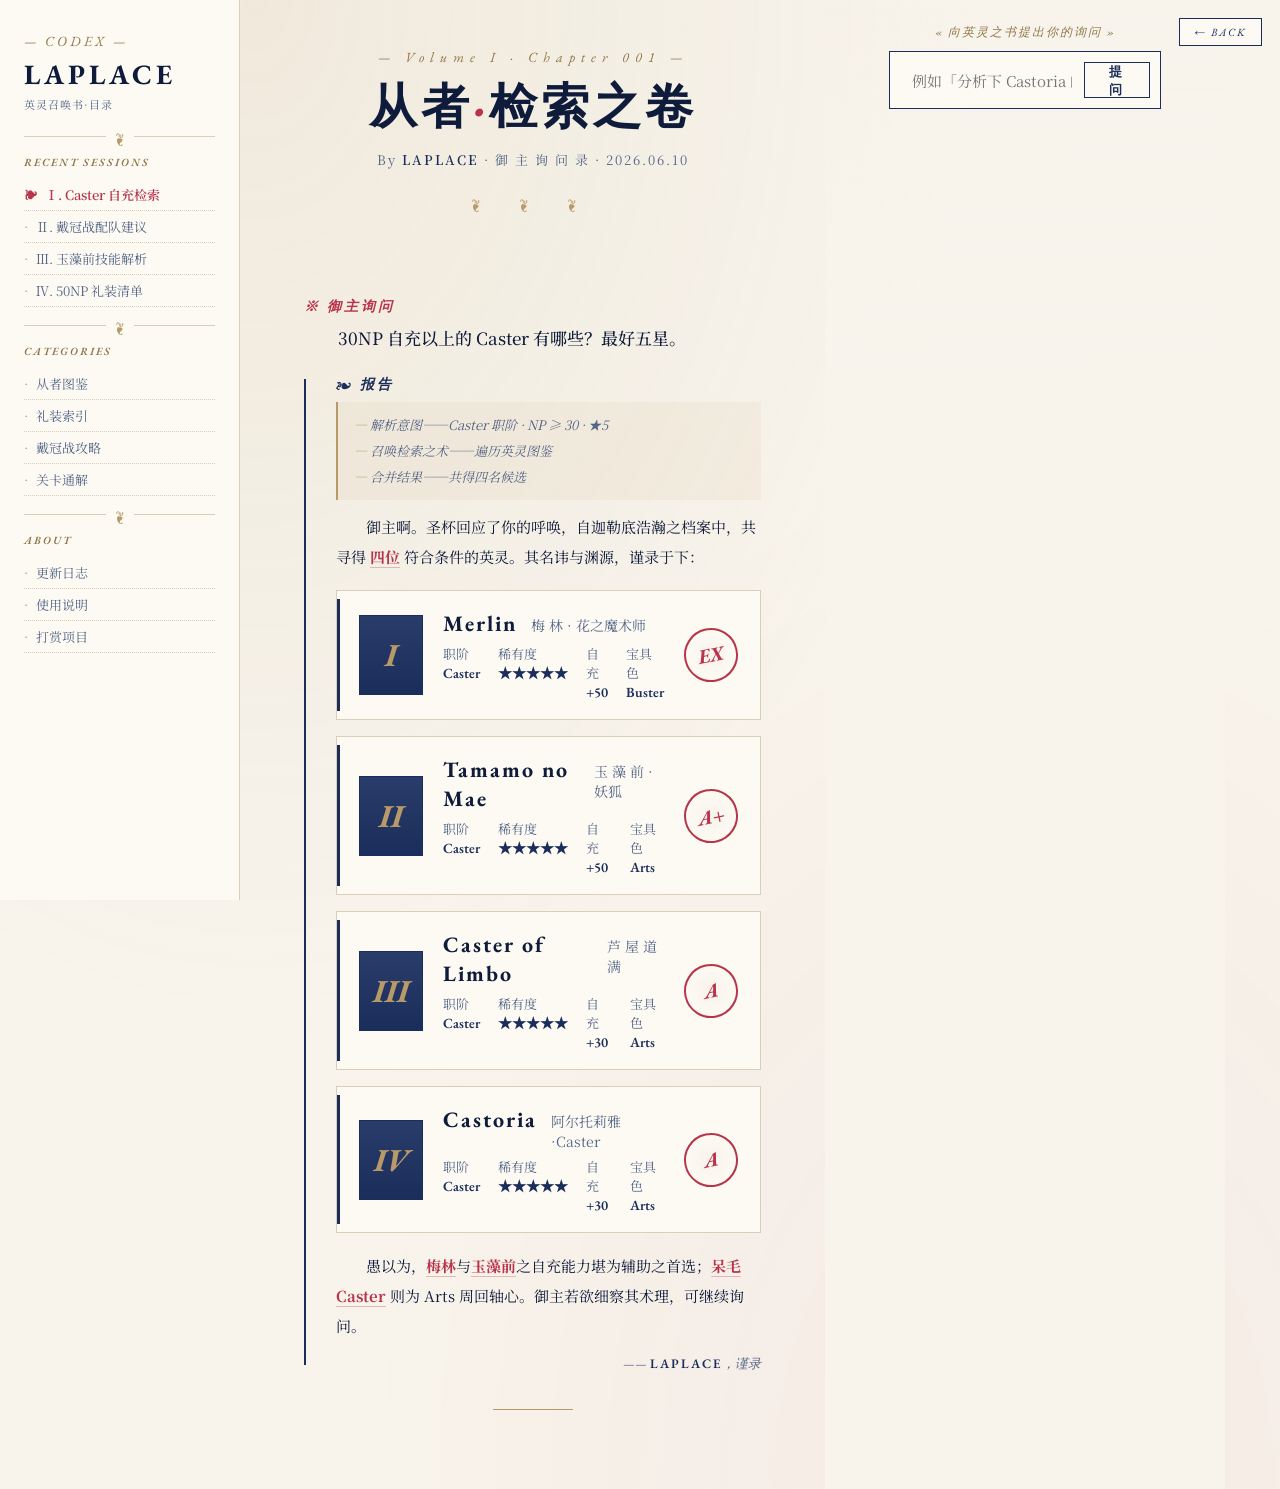
<file: demo/prototypes/c-codex.html>
<!DOCTYPE html>
<html lang="zh-CN">
<head>
<meta charset="UTF-8">
<meta name="viewport" content="width=device-width,initial-scale=1">
<title>方案 C · 英灵召唤书 / Servant Codex</title>
<link rel="preconnect" href="https://fonts.loli.net" crossorigin>
<link href="https://fonts.loli.net/css2?family=Noto+Sans+SC:wght@400;500;700&family=Noto+Serif+SC:wght@400;500;700;900&family=Cormorant+Garamond:wght@500;600;700&family=EB+Garamond:wght@500;600;700&display=swap" rel="stylesheet">
<style>
:root{
  --bg:#F8F4EC; --paper:#FCFAF3;
  --ink:#1B2D5B; --ink-deep:#0F1B3A; --ink-soft:#566687;
  --seal:#B8344A; --seal-deep:#8E2438;
  --gold:#B89968; --gold-deep:#917548;
  --rule:#D9CFB8;
}
*{box-sizing:border-box;margin:0;padding:0}
body{font-family:'Noto Serif SC','EB Garamond',serif;background:var(--bg);color:var(--ink-deep);min-height:100vh;background-image:radial-gradient(ellipse at 20% 0%,rgba(184,153,104,0.12),transparent 50%),radial-gradient(ellipse at 80% 100%,rgba(184,52,74,0.05),transparent 50%);display:flex}

/* ===== Sidebar (Catalog/Index) ===== */
.sidebar{width:240px;flex-shrink:0;background:var(--paper);border-right:1px solid var(--rule);padding:32px 24px;position:sticky;top:0;height:100vh;overflow-y:auto}
.sidebar-title{font-family:'EB Garamond',serif;font-style:italic;font-size:14px;letter-spacing:3px;color:var(--gold-deep);text-transform:uppercase;margin-bottom:6px}
.sidebar-name{font-family:'EB Garamond',serif;font-weight:700;font-size:28px;letter-spacing:4px;color:var(--ink-deep);margin-bottom:4px}
.sidebar-sub{font-size:11px;color:var(--ink-soft);margin-bottom:24px;letter-spacing:1px}
.sidebar-divider{height:1px;background:var(--rule);position:relative;margin:18px 0}
.sidebar-divider::before{content:"❦";position:absolute;left:50%;top:50%;transform:translate(-50%,-50%);background:var(--paper);padding:0 10px;color:var(--gold);font-size:14px}
.sidebar h3{font-family:'EB Garamond',serif;font-style:italic;font-size:11px;color:var(--gold-deep);letter-spacing:2px;text-transform:uppercase;margin-bottom:10px;font-weight:600}
.sidebar ul{list-style:none}
.sidebar li{padding:6px 0;font-size:13px;color:var(--ink-soft);cursor:pointer;font-family:'Noto Serif SC';display:flex;align-items:center;gap:8px;border-bottom:1px dotted var(--rule)}
.sidebar li::before{content:"·";color:var(--gold)}
.sidebar li:hover{color:var(--ink-deep)}
.sidebar li.active{color:var(--seal);font-weight:600}
.sidebar li.active::before{content:"❧";color:var(--seal)}

/* ===== Main ===== */
main{flex:1;padding:48px 64px 32px;max-width:880px;margin:0 auto;width:100%}

.preamble{text-align:center;margin-bottom:48px;position:relative;padding-bottom:32px}
.preamble::after{content:"❦   ❦   ❦";display:block;color:var(--gold);font-size:14px;letter-spacing:18px;margin-top:24px}
.preamble .vol{font-family:'EB Garamond',serif;font-style:italic;font-size:14px;letter-spacing:6px;color:var(--gold-deep);margin-bottom:12px}
.preamble h1{font-family:'EB Garamond',serif;font-weight:700;font-size:48px;letter-spacing:4px;color:var(--ink-deep);line-height:1.2;margin-bottom:14px}
.preamble h1 em{font-style:italic;color:var(--seal)}
.preamble .author{font-size:13px;color:var(--ink-soft);font-family:'Noto Serif SC';letter-spacing:2px}
.preamble .author em{color:var(--ink);font-style:normal;font-weight:600}

/* ===== Chat (book-page style) ===== */
.chat{margin-bottom:48px}
.entry{margin-bottom:36px;padding-bottom:36px;border-bottom:1px solid var(--rule);position:relative}
.entry:last-child{border:0}
.entry::after{content:"";position:absolute;bottom:-1px;left:50%;transform:translateX(-50%);width:80px;height:1px;background:var(--gold)}

.q{margin-bottom:18px}
.q .q-label{display:inline-block;font-family:'EB Garamond',serif;font-style:italic;font-weight:700;font-size:14px;letter-spacing:3px;color:var(--seal);margin-bottom:6px;text-transform:uppercase}
.q .q-label::before{content:"※ "}
.q p{font-family:'Noto Serif SC';font-size:17px;line-height:1.85;color:var(--ink-deep);text-indent:2em;font-weight:500}

.a{position:relative;padding-left:32px}
.a::before{content:"";position:absolute;left:0;top:8px;bottom:8px;width:2px;background:var(--ink)}
.a .a-label{display:inline-block;font-family:'EB Garamond',serif;font-style:italic;font-weight:700;font-size:14px;letter-spacing:3px;color:var(--ink);margin-bottom:8px;text-transform:uppercase}
.a .a-label::before{content:"❧ "}

.thinking{font-family:'Noto Serif SC';font-style:italic;font-size:13px;color:var(--ink-soft);margin-bottom:12px;line-height:2;padding:10px 16px;background:rgba(184,153,104,0.08);border-left:2px solid var(--gold)}
.thinking .step{display:block}
.thinking .step::before{content:"— ";color:var(--gold)}

.a p{font-family:'Noto Serif SC';font-size:15px;line-height:2;color:var(--ink-deep);margin-bottom:10px;text-indent:2em}
.a strong{color:var(--seal);font-weight:700;border-bottom:1px solid rgba(184,52,74,0.3)}
.a .signature{text-align:right;font-family:'EB Garamond',serif;font-style:italic;font-size:13px;color:var(--ink-soft);margin-top:14px}
.a .signature em{color:var(--ink);font-style:normal;font-weight:600;letter-spacing:2px}

/* ===== Servant entry (codex page) ===== */
.servant-list{display:flex;flex-direction:column;gap:16px;margin:18px 0}
.servant-entry{background:var(--paper);border:1px solid var(--rule);padding:18px 22px;display:flex;gap:20px;align-items:center;position:relative}
.servant-entry::before{content:"";position:absolute;top:8px;bottom:8px;left:0;width:3px;background:var(--ink)}
.servant-entry:hover{box-shadow:0 4px 24px rgba(15,27,58,0.08)}
.servant-portrait{width:64px;height:80px;background:linear-gradient(180deg,#2a3d6a,#1B2D5B);color:var(--gold);display:flex;align-items:center;justify-content:center;font-family:'EB Garamond',serif;font-style:italic;font-weight:700;font-size:32px;flex-shrink:0;border:1px solid var(--ink)}
.servant-info{flex:1}
.servant-info .name-row{display:flex;align-items:baseline;gap:14px;margin-bottom:6px}
.servant-info .name{font-family:'EB Garamond',serif;font-weight:700;font-size:22px;letter-spacing:2px;color:var(--ink-deep)}
.servant-info .name-cn{font-family:'Noto Serif SC';font-size:14px;color:var(--ink-soft)}
.servant-info .stats{display:flex;gap:18px;font-size:13px;font-family:'Noto Serif SC';color:var(--ink-soft)}
.servant-info .stats em{font-style:normal;color:var(--ink);font-weight:600;font-family:'EB Garamond',serif;font-size:14px}
.seal-stamp{width:54px;height:54px;border:2px solid var(--seal);color:var(--seal);display:flex;align-items:center;justify-content:center;font-family:'EB Garamond',serif;font-weight:700;font-size:20px;font-style:italic;border-radius:50%;flex-shrink:0;transform:rotate(-12deg);background:radial-gradient(circle,rgba(184,52,74,0.04),transparent 70%)}

/* ===== Input ===== */
.input-area{position:sticky;bottom:0;background:linear-gradient(180deg,transparent,var(--bg) 25%);padding:24px 64px}
.input-inner{max-width:880px;margin:0 auto}
.input-quote{text-align:center;font-family:'EB Garamond',serif;font-style:italic;font-size:12px;color:var(--gold-deep);letter-spacing:2px;margin-bottom:10px}
.input-quote::before{content:"« "}
.input-quote::after{content:" »"}
.input-row{display:flex;gap:12px;background:var(--paper);border:1px solid var(--ink);padding:6px 10px 6px 22px;align-items:center}
.input-row input{flex:1;border:0;outline:0;background:transparent;font-family:'Noto Serif SC';font-size:15px;color:var(--ink-deep);height:44px}
.send-btn{padding:0 24px;height:36px;background:transparent;border:1px solid var(--ink);color:var(--ink);font-family:'EB Garamond',serif;font-weight:700;font-size:13px;letter-spacing:3px;cursor:pointer}
.send-btn:hover{background:var(--ink);color:var(--gold)}

/* ===== Footer ===== */
.footer{max-width:880px;margin:0 auto;padding:18px 64px 32px;font-family:'EB Garamond',serif;font-style:italic;font-size:11px;color:var(--ink-soft);text-align:center;letter-spacing:2px;line-height:2}
.footer a{color:var(--ink);text-decoration:underline;text-underline-offset:3px}
.footer span{margin:0 10px}

.back{position:fixed;top:18px;right:18px;z-index:50;background:var(--paper);border:1px solid var(--ink);padding:6px 14px;font-size:11px;letter-spacing:2px;color:var(--ink);text-decoration:none;font-family:'EB Garamond',serif;font-style:italic}
.back:hover{background:var(--ink);color:var(--gold)}
</style>
</head>
<body>
<a href="index.html" class="back">← BACK</a>

<aside class="sidebar">
  <div class="sidebar-title">— Codex —</div>
  <div class="sidebar-name">LAPLACE</div>
  <div class="sidebar-sub">英灵召唤书·目录</div>
  <div class="sidebar-divider"></div>

  <h3>Recent Sessions</h3>
  <ul>
    <li class="active">Ⅰ. Caster 自充检索</li>
    <li>Ⅱ. 戴冠战配队建议</li>
    <li>Ⅲ. 玉藻前技能解析</li>
    <li>Ⅳ. 50NP 礼装清单</li>
  </ul>

  <div class="sidebar-divider"></div>

  <h3>Categories</h3>
  <ul>
    <li>从者图鉴</li>
    <li>礼装索引</li>
    <li>戴冠战攻略</li>
    <li>关卡通解</li>
  </ul>

  <div class="sidebar-divider"></div>

  <h3>About</h3>
  <ul>
    <li>更新日志</li>
    <li>使用说明</li>
    <li>打赏项目</li>
  </ul>
</aside>

<main>
  <div class="preamble">
    <div class="vol">— Volume Ⅰ · Chapter 001 —</div>
    <h1>从者<em>·</em>检索之卷</h1>
    <div class="author">By <em>LAPLACE</em> · 御 主 询 问 录 · 2026.06.10</div>
  </div>

  <div class="chat">
    <div class="entry">
      <div class="q">
        <div class="q-label">御主询问</div>
        <p>30NP 自充以上的 Caster 有哪些？最好五星。</p>
      </div>
      <div class="a">
        <div class="a-label">报告</div>
        <div class="thinking">
          <span class="step">解析意图——Caster 职阶 · NP ≥ 30 · ★5</span>
          <span class="step">召唤检索之术——遍历英灵图鉴</span>
          <span class="step">合并结果——共得四名候选</span>
        </div>
        <p>御主啊。圣杯回应了你的呼唤，自迦勒底浩瀚之档案中，共寻得 <strong>四位</strong> 符合条件的英灵。其名讳与渊源，谨录于下：</p>

        <div class="servant-list">
          <div class="servant-entry">
            <div class="servant-portrait">Ⅰ</div>
            <div class="servant-info">
              <div class="name-row"><div class="name">Merlin</div><div class="name-cn">梅 林 · 花之魔术师</div></div>
              <div class="stats"><span>职阶 <em>Caster</em></span><span>稀有度 <em>★★★★★</em></span><span>自充 <em>+50</em></span><span>宝具色 <em>Buster</em></span></div>
            </div>
            <div class="seal-stamp">EX</div>
          </div>
          <div class="servant-entry">
            <div class="servant-portrait">Ⅱ</div>
            <div class="servant-info">
              <div class="name-row"><div class="name">Tamamo no Mae</div><div class="name-cn">玉 藻 前 · 妖狐</div></div>
              <div class="stats"><span>职阶 <em>Caster</em></span><span>稀有度 <em>★★★★★</em></span><span>自充 <em>+50</em></span><span>宝具色 <em>Arts</em></span></div>
            </div>
            <div class="seal-stamp">A+</div>
          </div>
          <div class="servant-entry">
            <div class="servant-portrait">Ⅲ</div>
            <div class="servant-info">
              <div class="name-row"><div class="name">Caster of Limbo</div><div class="name-cn">芦 屋 道 满</div></div>
              <div class="stats"><span>职阶 <em>Caster</em></span><span>稀有度 <em>★★★★★</em></span><span>自充 <em>+30</em></span><span>宝具色 <em>Arts</em></span></div>
            </div>
            <div class="seal-stamp">A</div>
          </div>
          <div class="servant-entry">
            <div class="servant-portrait">Ⅳ</div>
            <div class="servant-info">
              <div class="name-row"><div class="name">Castoria</div><div class="name-cn">阿尔托莉雅·Caster</div></div>
              <div class="stats"><span>职阶 <em>Caster</em></span><span>稀有度 <em>★★★★★</em></span><span>自充 <em>+30</em></span><span>宝具色 <em>Arts</em></span></div>
            </div>
            <div class="seal-stamp">A</div>
          </div>
        </div>

        <p>愚以为，<strong>梅林</strong>与<strong>玉藻前</strong>之自充能力堪为辅助之首选；<strong>呆毛 Caster</strong> 则为 Arts 周回轴心。御主若欲细察其术理，可继续询问。</p>
        <div class="signature">—— <em>LAPLACE</em>，谨录</div>
      </div>
    </div>
  </div>
</main>

<div class="input-area">
  <div class="input-inner">
    <div class="input-quote">向英灵之书提出你的询问</div>
    <div class="input-row">
      <input type="text" placeholder="例如「分析下 Castoria 的技能优势」">
      <button class="send-btn">提 问</button>
    </div>
  </div>
</div>

<div class="footer">
  <span>Atlas Academy</span>·<span>Chaldea</span>·<span>合作 <em style="color:var(--ink);font-style:normal">怀旧大金</em></span>·<span><a href="#">☕ 打赏</a></span>·<span>v0.3.0</span>
</div>

</body>
</html>
</file>
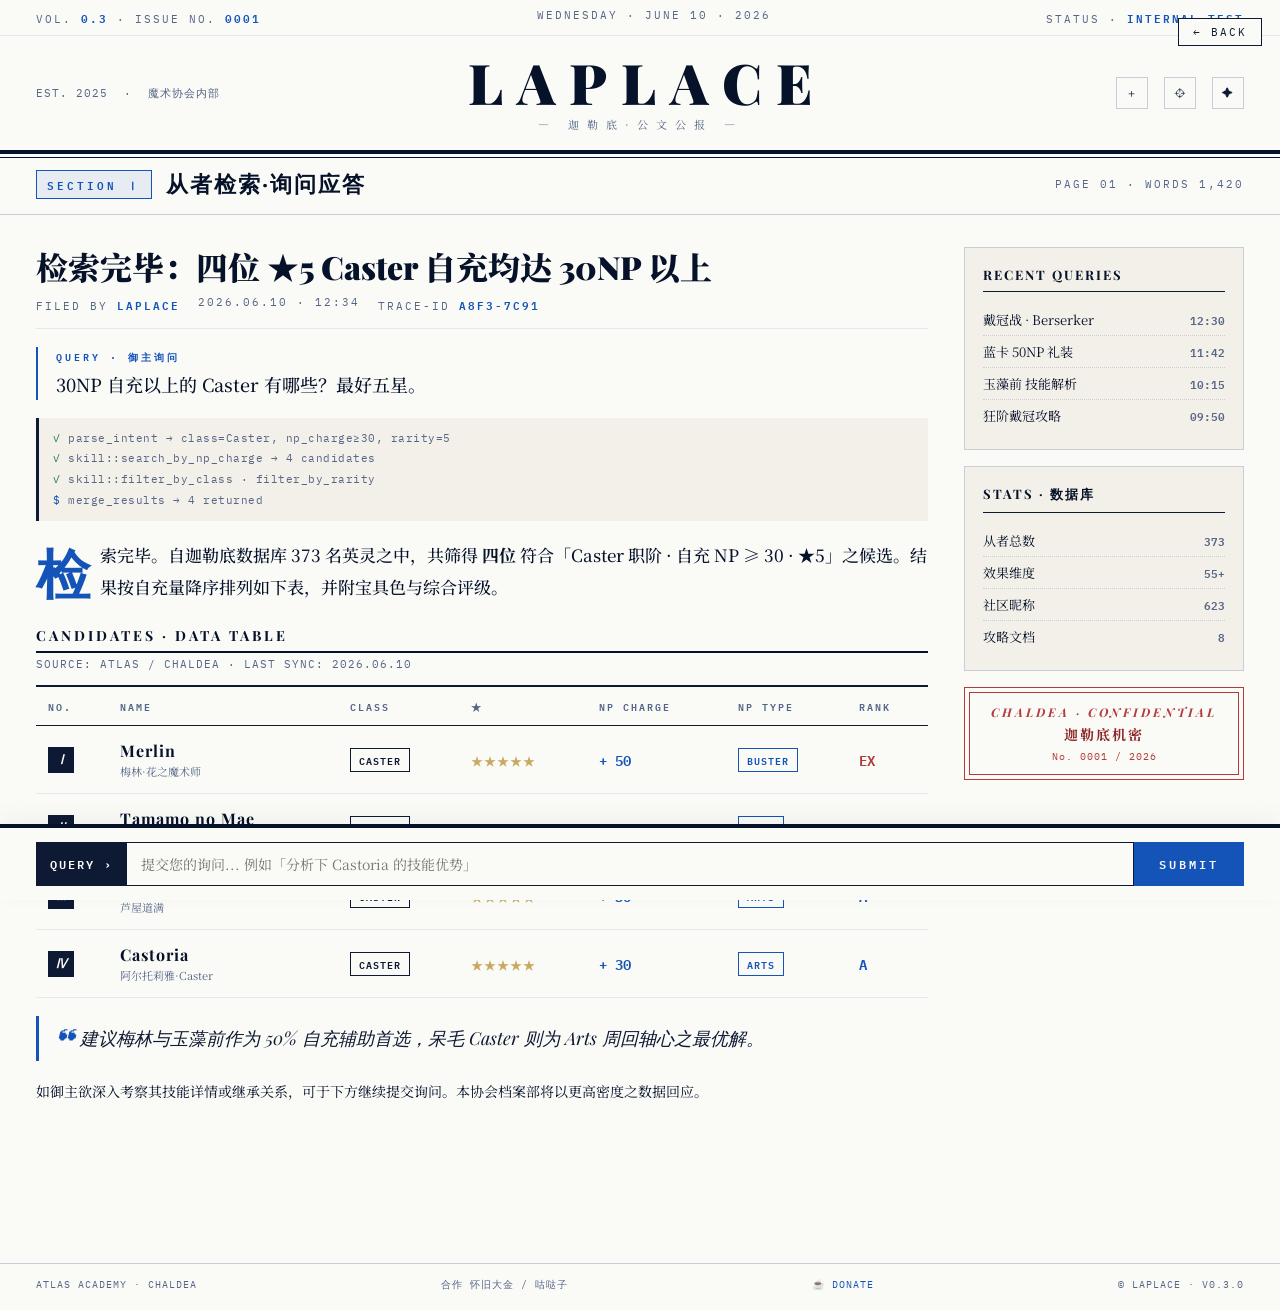
<file: demo/prototypes/d-bulletin.html>
<!DOCTYPE html>
<html lang="zh-CN">
<head>
<meta charset="UTF-8">
<meta name="viewport" content="width=device-width,initial-scale=1">
<title>方案 D · 魔术协会公文 / Mage's Bulletin</title>
<link rel="preconnect" href="https://fonts.loli.net" crossorigin>
<link href="https://fonts.loli.net/css2?family=Noto+Sans+SC:wght@400;500;700&family=Noto+Serif+SC:wght@500;700;900&family=Playfair+Display:wght@700;900&family=IBM+Plex+Mono:wght@400;500;600&display=swap" rel="stylesheet">
<style>
:root{
  --paper:#FAFAF7; --paper-dark:#F2F0E8;
  --ink:#0E1A33; --ink-deep:#06122A; --ink-soft:#566687;
  --rule:#C8CDD8; --rule-soft:#E5E7EE;
  --accent:#1454B8; --accent-deep:#0D3D8A;
  --seal:#B23A3A; --seal-deep:#8E2828;
}
*{box-sizing:border-box;margin:0;padding:0}
body{font-family:'Noto Sans SC',sans-serif;background:var(--paper);color:var(--ink-deep);min-height:100vh}

/* ===== Newspaper masthead ===== */
.masthead{background:var(--paper);border-bottom:4px solid var(--ink-deep);position:relative}
.masthead::after{content:"";position:absolute;left:0;right:0;bottom:-8px;height:1px;background:var(--ink-deep)}
.mast-meta{display:flex;justify-content:space-between;padding:8px 36px;font-family:'IBM Plex Mono',monospace;font-size:11px;letter-spacing:2px;color:var(--ink-soft);border-bottom:1px solid var(--rule-soft);text-transform:uppercase}
.mast-meta span em{color:var(--accent);font-style:normal;font-weight:600}
.mast-main{display:flex;align-items:center;justify-content:space-between;padding:18px 36px;gap:24px;max-width:1280px;margin:0 auto;width:100%}
.mast-left,.mast-right{flex:1;display:flex;align-items:center;gap:16px;font-size:11px;color:var(--ink-soft);font-family:'IBM Plex Mono',monospace;letter-spacing:1px}
.mast-right{justify-content:flex-end}
.mast-right .ico{width:32px;height:32px;border:1px solid var(--rule);display:flex;align-items:center;justify-content:center;color:var(--ink);cursor:pointer}
.mast-right .ico:hover{background:var(--ink);color:var(--paper)}
.mast-title{text-align:center}
.mast-title h1{font-family:'Playfair Display',serif;font-size:56px;font-weight:900;letter-spacing:14px;color:var(--ink-deep);line-height:1;padding-left:14px}
.mast-title .sub{font-family:'Noto Serif SC';font-size:11px;letter-spacing:8px;color:var(--ink-soft);margin-top:6px;text-transform:uppercase}

/* ===== Section heading ===== */
.section-bar{max-width:1280px;margin:0 auto;padding:14px 36px;display:flex;align-items:center;gap:14px;border-bottom:1px solid var(--rule);background:var(--paper)}
.section-bar .label{font-family:'IBM Plex Mono',monospace;font-size:11px;font-weight:600;letter-spacing:3px;color:var(--accent);text-transform:uppercase;background:rgba(20,84,184,0.08);padding:4px 10px;border:1px solid var(--accent)}
.section-bar h2{font-family:'Playfair Display',serif;font-weight:700;font-size:22px;letter-spacing:2px;color:var(--ink-deep)}
.section-bar .meta{margin-left:auto;font-family:'IBM Plex Mono',monospace;font-size:11px;letter-spacing:2px;color:var(--ink-soft)}

/* ===== Main column layout ===== */
main{max-width:1280px;margin:0 auto;padding:32px 36px 40px;display:grid;grid-template-columns:1fr 280px;gap:36px}

/* ===== Article (chat) ===== */
.article{}
.entry{padding-bottom:32px;margin-bottom:32px;border-bottom:1px double var(--rule)}
.entry:last-child{border:0;margin-bottom:0}

.headline{font-family:'Playfair Display','Noto Serif SC',serif;font-weight:900;font-size:32px;line-height:1.25;color:var(--ink-deep);margin-bottom:8px;letter-spacing:0}
.byline{font-family:'IBM Plex Mono',monospace;font-size:11px;letter-spacing:2px;color:var(--ink-soft);text-transform:uppercase;margin-bottom:18px;padding-bottom:14px;border-bottom:1px solid var(--rule-soft);display:flex;gap:18px}
.byline em{font-style:normal;color:var(--accent);font-weight:600}

.q-block{margin-bottom:18px;padding-left:18px;border-left:2px solid var(--accent)}
.q-block .lbl{font-family:'IBM Plex Mono',monospace;font-size:10px;letter-spacing:3px;color:var(--accent);text-transform:uppercase;margin-bottom:4px;font-weight:600}
.q-block p{font-family:'Noto Serif SC';font-size:18px;font-weight:500;line-height:1.7;color:var(--ink-deep)}

.thinking{font-family:'IBM Plex Mono',monospace;font-size:11px;color:var(--ink-soft);background:var(--paper-dark);padding:10px 14px;margin-bottom:18px;border-left:3px solid var(--ink);line-height:1.9;letter-spacing:0.5px}
.thinking .step{display:block}
.thinking .step::before{content:"$ ";color:var(--accent)}
.thinking .step.done::before{content:"✓ ";color:#2c7c4f}

.lead{font-family:'Noto Serif SC';font-size:17px;line-height:1.85;color:var(--ink-deep);margin-bottom:14px;font-weight:500}
.lead::first-letter{font-family:'Playfair Display',serif;font-size:54px;font-weight:900;float:left;line-height:1;padding:6px 10px 0 0;color:var(--accent)}

.body-p{font-family:'Noto Serif SC';font-size:14px;line-height:1.85;color:var(--ink-deep);margin-bottom:10px}
.body-p strong{color:var(--accent)}

/* ===== Data table (servants) ===== */
.data-title{font-family:'Playfair Display',serif;font-size:14px;font-weight:700;letter-spacing:3px;color:var(--ink-deep);text-transform:uppercase;margin:24px 0 4px;padding-bottom:6px;border-bottom:2px solid var(--ink-deep)}
.data-sub{font-family:'IBM Plex Mono',monospace;font-size:11px;color:var(--ink-soft);margin-bottom:14px;letter-spacing:1px}

.servant-table{width:100%;border-collapse:collapse;font-family:'Noto Sans SC';margin-bottom:18px}
.servant-table thead th{text-align:left;font-family:'IBM Plex Mono',monospace;font-weight:600;font-size:10px;letter-spacing:2px;color:var(--ink-soft);text-transform:uppercase;padding:10px 12px;border-top:2px solid var(--ink);border-bottom:1px solid var(--ink)}
.servant-table tbody td{padding:14px 12px;border-bottom:1px solid var(--rule-soft);font-size:14px;vertical-align:middle}
.servant-table tbody tr:hover{background:var(--paper-dark)}
.servant-table .roman{display:inline-flex;align-items:center;justify-content:center;width:26px;height:26px;background:var(--ink);color:var(--paper);font-family:'Playfair Display',serif;font-weight:700;font-size:13px;font-style:italic}
.servant-table .name{font-family:'Playfair Display',serif;font-weight:700;font-size:16px;letter-spacing:1px;color:var(--ink-deep)}
.servant-table .alias{font-size:11px;color:var(--ink-soft);font-family:'Noto Serif SC';display:block;margin-top:2px}
.servant-table .num{font-family:'IBM Plex Mono',monospace;font-weight:600;color:var(--accent);font-size:14px}
.servant-table .stars{color:#C9A961;letter-spacing:1px;font-size:12px}
.tag{display:inline-block;font-family:'IBM Plex Mono',monospace;font-size:10px;font-weight:600;letter-spacing:1px;padding:2px 8px;border:1px solid currentColor;color:var(--accent);text-transform:uppercase}
.tag.cls{color:var(--ink)}

.kicker-quote{font-family:'Playfair Display',serif;font-style:italic;font-size:18px;color:var(--ink);border-left:3px solid var(--accent);padding:8px 0 8px 18px;margin:18px 0;line-height:1.6}
.kicker-quote::before{content:"❝ ";color:var(--accent)}

/* ===== Sidebar ===== */
.aside{position:sticky;top:24px;align-self:start}
.aside-card{background:var(--paper-dark);padding:18px;border:1px solid var(--rule);margin-bottom:16px}
.aside-card h3{font-family:'Playfair Display',serif;font-weight:700;font-size:13px;letter-spacing:2px;color:var(--ink-deep);text-transform:uppercase;margin-bottom:12px;padding-bottom:8px;border-bottom:1px solid var(--ink)}
.aside-card ul{list-style:none}
.aside-card li{font-family:'Noto Serif SC';font-size:13px;color:var(--ink-deep);padding:6px 0;border-bottom:1px dotted var(--rule);cursor:pointer;display:flex;justify-content:space-between;gap:8px}
.aside-card li:hover{color:var(--accent)}
.aside-card li:last-child{border:0}
.aside-card li .num{font-family:'IBM Plex Mono',monospace;font-size:11px;color:var(--ink-soft);font-weight:600}

.seal{background:var(--paper);border:1px solid var(--seal);padding:16px;text-align:center;position:relative}
.seal::before{content:"";position:absolute;inset:4px;border:1px solid var(--seal);pointer-events:none}
.seal .seal-en{font-family:'Playfair Display',serif;font-style:italic;font-size:12px;color:var(--seal);letter-spacing:3px;text-transform:uppercase;font-weight:700;margin-bottom:4px}
.seal .seal-cn{font-family:'Noto Serif SC';font-size:14px;font-weight:700;color:var(--seal-deep);letter-spacing:2px}
.seal .seal-num{font-family:'IBM Plex Mono',monospace;font-size:10px;color:var(--seal);margin-top:6px;letter-spacing:1px}

/* ===== Input ===== */
.input-area{position:sticky;bottom:0;background:var(--paper);border-top:4px solid var(--ink-deep);box-shadow:0 -8px 24px rgba(0,0,0,0.04)}
.input-inner{max-width:1280px;margin:0 auto;padding:14px 36px}
.input-row{display:flex;gap:0;align-items:stretch}
.input-prefix{display:flex;align-items:center;padding:0 14px;background:var(--ink);color:var(--paper);font-family:'IBM Plex Mono',monospace;font-size:12px;font-weight:600;letter-spacing:2px}
.input-box{flex:1;border:1px solid var(--ink);border-left:0;padding:0 14px;height:44px;display:flex;align-items:center;background:var(--paper)}
.input-box input{flex:1;border:0;outline:0;background:transparent;font-size:14px;font-family:'Noto Serif SC';color:var(--ink-deep)}
.send-btn{padding:0 24px;background:var(--accent);color:var(--paper);border:1px solid var(--accent);font-family:'IBM Plex Mono',monospace;font-weight:600;font-size:12px;letter-spacing:3px;cursor:pointer;text-transform:uppercase}
.send-btn:hover{background:var(--accent-deep)}

/* ===== Footer ===== */
.footer{max-width:1280px;margin:0 auto;padding:14px 36px 18px;font-family:'IBM Plex Mono',monospace;font-size:10px;color:var(--ink-soft);display:flex;justify-content:space-between;flex-wrap:wrap;gap:10px;letter-spacing:1px;text-transform:uppercase;border-top:1px solid var(--rule)}
.footer a{color:var(--accent);text-decoration:none}

.back{position:fixed;top:18px;right:18px;z-index:50;background:var(--paper);border:1px solid var(--ink);padding:6px 14px;font-size:11px;letter-spacing:2px;color:var(--ink);text-decoration:none;font-family:'IBM Plex Mono',monospace}
.back:hover{background:var(--ink);color:var(--paper)}
</style>
</head>
<body>
<a href="index.html" class="back">← BACK</a>

<header class="masthead">
  <div class="mast-meta">
    <span>VOL. <em>0.3</em> · ISSUE No. <em>0001</em></span>
    <span>WEDNESDAY · JUNE 10 · 2026</span>
    <span>STATUS · <em>INTERNAL TEST</em></span>
  </div>
  <div class="mast-main">
    <div class="mast-left">
      <span>EST. 2025</span><span>·</span><span>魔术协会内部</span>
    </div>
    <div class="mast-title">
      <h1>LAPLACE</h1>
      <div class="sub">— 迦勒底·公文公报 —</div>
    </div>
    <div class="mast-right">
      <div class="ico">＋</div><div class="ico">⌖</div><div class="ico">✦</div>
    </div>
  </div>
</header>

<div class="section-bar">
  <span class="label">SECTION Ⅰ</span>
  <h2>从者检索·询问应答</h2>
  <span class="meta">PAGE 01 · WORDS 1,420</span>
</div>

<main>
  <article class="article">
    <div class="entry">
      <h2 class="headline">检索完毕：四位 ★5 Caster 自充均达 30NP 以上</h2>
      <div class="byline">
        <span>FILED BY <em>LAPLACE</em></span>
        <span>2026.06.10 · 12:34</span>
        <span>TRACE-ID <em>a8f3-7c91</em></span>
      </div>

      <div class="q-block">
        <div class="lbl">QUERY · 御主询问</div>
        <p>30NP 自充以上的 Caster 有哪些？最好五星。</p>
      </div>

      <div class="thinking">
        <span class="step done">parse_intent → class=Caster, np_charge≥30, rarity=5</span>
        <span class="step done">skill::search_by_np_charge → 4 candidates</span>
        <span class="step done">skill::filter_by_class · filter_by_rarity</span>
        <span class="step">merge_results → 4 returned</span>
      </div>

      <p class="lead">检索完毕。自迦勒底数据库 373 名英灵之中，共筛得 <strong>四位</strong> 符合「Caster 职阶 · 自充 NP ≥ 30 · ★5」之候选。结果按自充量降序排列如下表，并附宝具色与综合评级。</p>

      <h3 class="data-title">CANDIDATES · DATA TABLE</h3>
      <div class="data-sub">SOURCE: ATLAS / CHALDEA · LAST SYNC: 2026.06.10</div>

      <table class="servant-table">
        <thead>
          <tr><th>NO.</th><th>NAME</th><th>CLASS</th><th>★</th><th>NP CHARGE</th><th>NP TYPE</th><th>RANK</th></tr>
        </thead>
        <tbody>
          <tr>
            <td><span class="roman">Ⅰ</span></td>
            <td><span class="name">Merlin</span><span class="alias">梅林·花之魔术师</span></td>
            <td><span class="tag cls">Caster</span></td>
            <td><span class="stars">★★★★★</span></td>
            <td><span class="num">+ 50</span></td>
            <td><span class="tag">Buster</span></td>
            <td><span class="num" style="color:var(--seal)">EX</span></td>
          </tr>
          <tr>
            <td><span class="roman">Ⅱ</span></td>
            <td><span class="name">Tamamo no Mae</span><span class="alias">玉藻前·妖狐</span></td>
            <td><span class="tag cls">Caster</span></td>
            <td><span class="stars">★★★★★</span></td>
            <td><span class="num">+ 50</span></td>
            <td><span class="tag">Arts</span></td>
            <td><span class="num" style="color:var(--seal)">A+</span></td>
          </tr>
          <tr>
            <td><span class="roman">Ⅲ</span></td>
            <td><span class="name">Caster of Limbo</span><span class="alias">芦屋道满</span></td>
            <td><span class="tag cls">Caster</span></td>
            <td><span class="stars">★★★★★</span></td>
            <td><span class="num">+ 30</span></td>
            <td><span class="tag">Arts</span></td>
            <td><span class="num">A</span></td>
          </tr>
          <tr>
            <td><span class="roman">Ⅳ</span></td>
            <td><span class="name">Castoria</span><span class="alias">阿尔托莉雅·Caster</span></td>
            <td><span class="tag cls">Caster</span></td>
            <td><span class="stars">★★★★★</span></td>
            <td><span class="num">+ 30</span></td>
            <td><span class="tag">Arts</span></td>
            <td><span class="num">A</span></td>
          </tr>
        </tbody>
      </table>

      <p class="kicker-quote">建议梅林与玉藻前作为 50% 自充辅助首选，呆毛 Caster 则为 Arts 周回轴心之最优解。</p>

      <p class="body-p">如御主欲深入考察其技能详情或继承关系，可于下方继续提交询问。本协会档案部将以更高密度之数据回应。</p>
    </div>
  </article>

  <aside class="aside">
    <div class="aside-card">
      <h3>RECENT QUERIES</h3>
      <ul>
        <li><span>戴冠战 · Berserker</span><span class="num">12:30</span></li>
        <li><span>蓝卡 50NP 礼装</span><span class="num">11:42</span></li>
        <li><span>玉藻前 技能解析</span><span class="num">10:15</span></li>
        <li><span>狂阶戴冠攻略</span><span class="num">09:50</span></li>
      </ul>
    </div>

    <div class="aside-card">
      <h3>STATS · 数据库</h3>
      <ul>
        <li><span>从者总数</span><span class="num">373</span></li>
        <li><span>效果维度</span><span class="num">55+</span></li>
        <li><span>社区昵称</span><span class="num">623</span></li>
        <li><span>攻略文档</span><span class="num">8</span></li>
      </ul>
    </div>

    <div class="seal">
      <div class="seal-en">CHALDEA · CONFIDENTIAL</div>
      <div class="seal-cn">迦勒底机密</div>
      <div class="seal-num">No. 0001 / 2026</div>
    </div>
  </aside>
</main>

<div class="input-area">
  <div class="input-inner">
    <div class="input-row">
      <div class="input-prefix">QUERY ›</div>
      <div class="input-box">
        <input type="text" placeholder="提交您的询问... 例如「分析下 Castoria 的技能优势」">
      </div>
      <button class="send-btn">SUBMIT</button>
    </div>
  </div>
</div>

<div class="footer">
  <span>ATLAS ACADEMY · CHALDEA</span>
  <span>合作 怀旧大金 / 咕哒子</span>
  <span><a href="#">☕ DONATE</a></span>
  <span>© LAPLACE · v0.3.0</span>
</div>

</body>
</html>
</file>
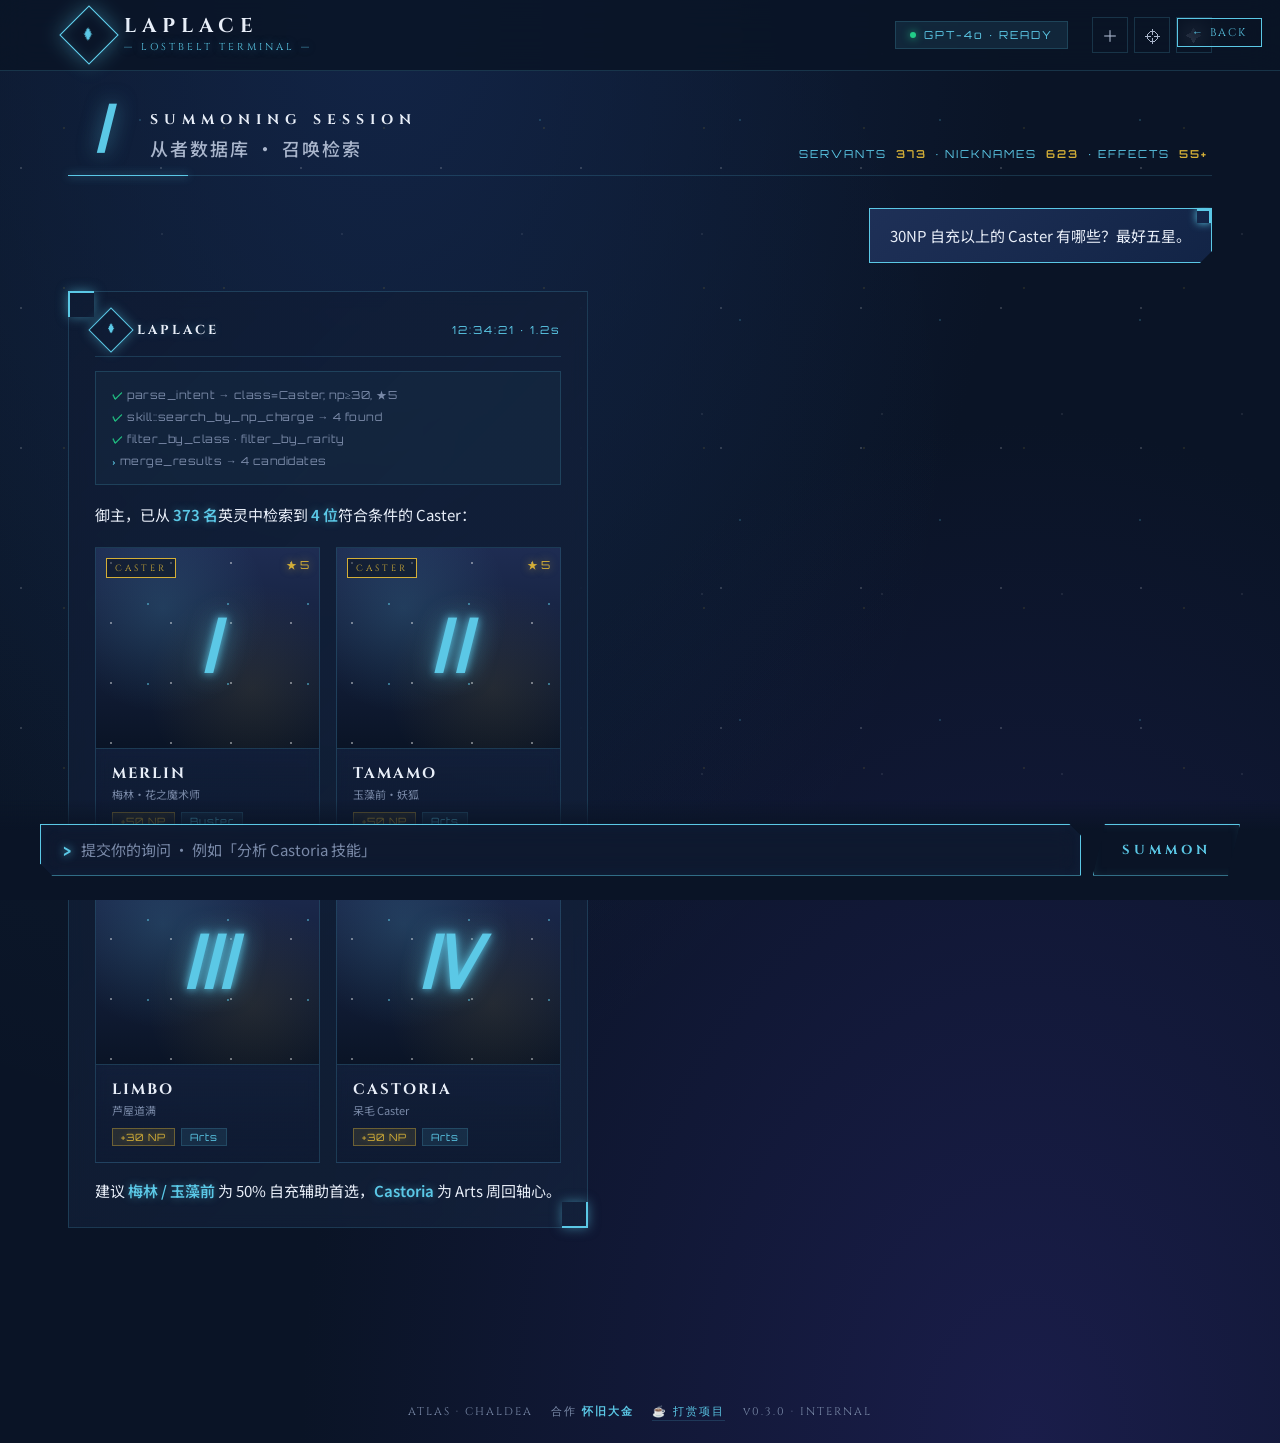
<file: demo/prototypes/e-lostbelt.html>
<!DOCTYPE html>
<html lang="zh-CN">
<head>
<meta charset="UTF-8">
<meta name="viewport" content="width=device-width,initial-scale=1">
<title>方案 E · 异闻带 / Lostbelt</title>
<link rel="preconnect" href="https://fonts.loli.net" crossorigin>
<link href="https://fonts.loli.net/css2?family=Noto+Sans+SC:wght@400;500;700&family=Cinzel:wght@500;700;900&family=Cormorant+Garamond:wght@600;700&family=Orbitron:wght@500;600;700&display=swap" rel="stylesheet">
<style>
:root{
  --bg-1:#070D1C; --bg-2:#0A1426; --bg-3:#122446; --bg-4:#1E3057;
  --surface:#0F1B33; --surface-2:#162640;
  --ice:#5BC8E6; --ice-deep:#3FA8D0; --ice-soft:rgba(91,200,230,0.1);
  --silver:#E8EEF8; --silver-soft:#AAB6CC; --silver-dim:#7A8AA8;
  --gold:#D4AF37; --gold-soft:#E5C76A;
  --rule:rgba(91,200,230,0.18);
  --hot:#FF6B7A;
}
*{box-sizing:border-box;margin:0;padding:0}
body{font-family:'Noto Sans SC',sans-serif;background:var(--bg-2);color:var(--silver);min-height:100vh;background-image:radial-gradient(ellipse at 30% 0%,var(--bg-3) 0%,transparent 50%),radial-gradient(ellipse at 80% 100%,#1a1d4a 0%,transparent 50%),radial-gradient(circle at 20% 30%,rgba(91,200,230,0.04) 0%,transparent 50%);position:relative}
body::before{content:"";position:fixed;inset:0;background-image:radial-gradient(circle at 15% 20%,rgba(255,255,255,0.4) 1px,transparent 1px),radial-gradient(circle at 70% 60%,rgba(91,200,230,0.5) 1px,transparent 1px),radial-gradient(circle at 40% 80%,rgba(212,175,55,0.3) 1px,transparent 1px),radial-gradient(circle at 90% 30%,rgba(255,255,255,0.2) 1px,transparent 1px);background-size:140px 140px,200px 200px,160px 160px,180px 180px;opacity:.4;pointer-events:none;z-index:0}

/* ===== Header ===== */
.header{position:sticky;top:0;z-index:30;background:rgba(10,20,38,0.85);backdrop-filter:blur(16px);border-bottom:1px solid var(--rule)}
.header-inner{max-width:1200px;margin:0 auto;padding:14px 28px;display:flex;align-items:center;gap:24px}
.logo{display:flex;align-items:center;gap:14px}
.logo-mark{width:42px;height:42px;border:1.5px solid var(--ice);color:var(--ice);display:flex;align-items:center;justify-content:center;font-size:18px;transform:rotate(45deg);box-shadow:0 0 20px rgba(91,200,230,0.4),inset 0 0 12px rgba(91,200,230,0.15)}
.logo-mark span{transform:rotate(-45deg);font-family:serif}
.logo-text h1{font-family:'Cinzel',serif;font-size:20px;font-weight:700;letter-spacing:6px;color:var(--silver);line-height:1}
.logo-text .sub{font-size:10px;letter-spacing:3px;color:var(--ice);font-family:'Cinzel',serif;margin-top:4px;text-shadow:0 0 8px rgba(91,200,230,0.5)}
.model-pill{margin-left:auto;display:flex;align-items:center;gap:8px;padding:6px 14px;background:var(--ice-soft);border:1px solid var(--rule);font-size:11px;font-family:'Orbitron';letter-spacing:2px;color:var(--ice)}
.model-pill .dot{width:6px;height:6px;background:#22cc88;border-radius:50%;box-shadow:0 0 8px #22cc88}
.actions{display:flex;gap:6px}
.icon-btn{width:36px;height:36px;background:transparent;border:1px solid var(--rule);color:var(--silver-soft);display:flex;align-items:center;justify-content:center;cursor:pointer;transition:all .25s}
.icon-btn:hover{border-color:var(--ice);color:var(--ice);box-shadow:0 0 12px rgba(91,200,230,0.3)}

/* ===== Main ===== */
main{max-width:1200px;margin:0 auto;padding:32px 28px 28px;position:relative;z-index:1}

/* Roman section heading */
.roman-head{display:flex;align-items:flex-end;justify-content:space-between;margin-bottom:32px;padding-bottom:14px;border-bottom:1px solid var(--rule);position:relative}
.roman-head::after{content:"";position:absolute;left:0;bottom:-1px;width:120px;height:1px;background:var(--ice);box-shadow:0 0 8px var(--ice)}
.roman-head .title{display:flex;align-items:flex-end;gap:18px}
.roman-head .roman{font-family:'Cormorant Garamond',serif;font-style:italic;font-weight:700;font-size:64px;line-height:.9;color:var(--ice);text-shadow:0 0 20px rgba(91,200,230,0.5)}
.roman-head .text h2{font-family:'Cinzel',serif;font-size:14px;font-weight:700;letter-spacing:6px;color:var(--silver);text-transform:uppercase;margin-bottom:6px}
.roman-head .text .cn{font-family:'Noto Sans SC';font-size:18px;font-weight:500;color:var(--silver-soft);letter-spacing:2px}
.roman-head .stat{font-family:'Orbitron';font-size:11px;color:var(--ice);letter-spacing:2px}
.roman-head .stat em{color:var(--gold);font-style:normal;font-weight:600;margin:0 4px}

/* ===== Chat ===== */
.chat{display:flex;flex-direction:column;gap:28px;margin-bottom:48px}
.msg-user{align-self:flex-end;max-width:70%;background:linear-gradient(135deg,var(--bg-4),var(--bg-3));border:1px solid var(--ice);padding:14px 20px;color:var(--silver);position:relative;clip-path:polygon(0 0,100% 0,100% calc(100% - 12px),calc(100% - 12px) 100%,0 100%)}
.msg-user::before{content:"";position:absolute;top:0;right:0;width:12px;height:12px;border-top:2px solid var(--ice);border-right:2px solid var(--ice);box-shadow:0 0 8px var(--ice)}
.msg-user p{font-size:15px;line-height:1.7}

.msg-ai{align-self:flex-start;max-width:90%;background:linear-gradient(135deg,rgba(15,27,51,0.8),rgba(22,38,64,0.6));backdrop-filter:blur(8px);border:1px solid var(--rule);padding:22px 26px;position:relative}
.msg-ai::before{content:"";position:absolute;top:-1px;left:-1px;width:24px;height:24px;border-top:2px solid var(--ice);border-left:2px solid var(--ice);box-shadow:0 0 12px rgba(91,200,230,0.5)}
.msg-ai::after{content:"";position:absolute;bottom:-1px;right:-1px;width:24px;height:24px;border-bottom:2px solid var(--ice);border-right:2px solid var(--ice);box-shadow:0 0 12px rgba(91,200,230,0.5)}
.msg-ai .ai-head{display:flex;align-items:center;gap:10px;margin-bottom:14px;padding-bottom:10px;border-bottom:1px solid var(--rule)}
.msg-ai .avatar{width:32px;height:32px;border:1.5px solid var(--ice);color:var(--ice);display:flex;align-items:center;justify-content:center;font-size:14px;transform:rotate(45deg);box-shadow:0 0 12px rgba(91,200,230,0.4)}
.msg-ai .avatar span{transform:rotate(-45deg);font-family:serif}
.msg-ai .ai-name{font-family:'Cinzel',serif;font-weight:700;font-size:13px;letter-spacing:3px;color:var(--silver);text-shadow:0 0 8px rgba(91,200,230,0.3)}
.msg-ai .ai-meta{margin-left:auto;font-family:'Orbitron';font-size:11px;color:var(--ice);letter-spacing:2px}

.thinking{background:rgba(91,200,230,0.04);border:1px solid var(--rule);padding:12px 16px;margin-bottom:16px;font-family:'Orbitron';font-size:11px;color:var(--silver-dim);line-height:2;letter-spacing:0.5px}
.thinking .step{display:block}
.thinking .step::before{content:"› ";color:var(--ice);font-weight:600}
.thinking .step.done::before{content:"✓ ";color:#22cc88}

.msg-ai p{font-size:15px;line-height:1.85;color:var(--silver);margin-bottom:8px}
.msg-ai p:last-child{margin-bottom:0}
.msg-ai strong{color:var(--ice);text-shadow:0 0 8px rgba(91,200,230,0.4);font-weight:600}

/* ===== Servant cards (Lostbelt vertical) ===== */
.cards{display:grid;grid-template-columns:repeat(auto-fit,minmax(180px,1fr));gap:16px;margin-top:18px}
.servant-card{background:linear-gradient(180deg,rgba(30,48,87,0.4),rgba(15,27,51,0.6));border:1px solid var(--rule);overflow:hidden;cursor:pointer;transition:all .35s;position:relative}
.servant-card:hover{transform:translateY(-6px);border-color:var(--ice);box-shadow:0 12px 32px rgba(91,200,230,0.2),0 0 24px rgba(91,200,230,0.15)}
.servant-card::before{content:"";position:absolute;top:0;left:0;right:0;height:1px;background:linear-gradient(90deg,transparent,var(--ice),transparent);opacity:0;transition:opacity .35s}
.servant-card:hover::before{opacity:1}

.card-art{height:200px;background:linear-gradient(180deg,#1e2c52 0%,#0a1426 100%);position:relative;display:flex;align-items:center;justify-content:center;overflow:hidden}
.card-art::before{content:"";position:absolute;inset:0;background-image:radial-gradient(circle at 30% 30%,rgba(91,200,230,0.15) 0%,transparent 50%),radial-gradient(circle at 70% 70%,rgba(212,175,55,0.1) 0%,transparent 50%)}
.card-art::after{content:"";position:absolute;inset:0;background-image:radial-gradient(circle at 25% 25%,rgba(255,255,255,0.4) 1px,transparent 1px),radial-gradient(circle at 65% 70%,rgba(91,200,230,0.5) 1px,transparent 1px);background-size:60px 60px,80px 80px}
.card-art .roman{position:relative;font-family:'Cormorant Garamond',serif;font-style:italic;font-weight:700;font-size:72px;color:var(--ice);text-shadow:0 0 24px rgba(91,200,230,0.7),0 0 8px rgba(91,200,230,1);z-index:2}
.card-art .lostbelt-tag{position:absolute;top:10px;left:10px;font-family:'Cinzel',serif;font-size:9px;letter-spacing:3px;color:var(--gold);padding:3px 8px;border:1px solid var(--gold);background:rgba(0,0,0,0.4);z-index:2}
.card-art .star-tag{position:absolute;top:10px;right:10px;font-family:'Orbitron';font-size:11px;color:var(--gold);text-shadow:0 0 8px rgba(212,175,55,0.6);z-index:2}

.card-info{padding:14px 16px 16px;background:linear-gradient(180deg,transparent,rgba(15,27,51,0.9));backdrop-filter:blur(6px);border-top:1px solid var(--rule)}
.card-info .name{font-family:'Cinzel',serif;font-weight:700;font-size:15px;letter-spacing:2px;color:var(--silver);margin-bottom:2px}
.card-info .alias{font-size:11px;color:var(--silver-dim);margin-bottom:10px;font-family:'Noto Sans SC'}
.card-info .stats{display:flex;gap:6px;flex-wrap:wrap}
.tag{font-family:'Orbitron';font-size:10px;padding:2px 8px;background:var(--ice-soft);color:var(--ice);border:1px solid var(--rule);letter-spacing:1px}
.tag.gold-tag{background:rgba(212,175,55,0.12);color:var(--gold);border-color:rgba(212,175,55,0.4);text-shadow:0 0 6px rgba(212,175,55,0.4)}

/* ===== Input ===== */
.input-area{position:sticky;bottom:0;background:linear-gradient(180deg,transparent,var(--bg-2) 30%,var(--bg-2));padding:24px 28px 24px;border-top:0;z-index:10}
.input-wrap{max-width:1200px;margin:0 auto;display:flex;gap:12px}
.input-box{flex:1;background:rgba(15,27,51,0.8);backdrop-filter:blur(12px);border:1px solid var(--ice);padding:0 22px;height:52px;display:flex;align-items:center;position:relative;clip-path:polygon(0 0,calc(100% - 12px) 0,100% 12px,100% 100%,12px 100%,0 calc(100% - 12px));box-shadow:0 0 16px rgba(91,200,230,0.15),inset 0 0 12px rgba(91,200,230,0.05)}
.input-box:focus-within{box-shadow:0 0 24px rgba(91,200,230,0.4),inset 0 0 16px rgba(91,200,230,0.1)}
.input-box .prompt{color:var(--ice);margin-right:10px;font-family:'Orbitron';font-weight:600;text-shadow:0 0 8px var(--ice)}
.input-box input{flex:1;border:0;outline:0;background:transparent;font-size:15px;font-family:'Noto Sans SC';color:var(--silver)}
.input-box input::placeholder{color:var(--silver-dim)}
.send-btn{height:52px;padding:0 28px;background:transparent;border:1px solid var(--ice);color:var(--ice);font-family:'Cinzel',serif;font-weight:700;font-size:13px;letter-spacing:4px;cursor:pointer;transition:all .25s;clip-path:polygon(12px 0,100% 0,calc(100% - 12px) 100%,0 100%);box-shadow:0 0 16px rgba(91,200,230,0.2),inset 0 0 8px rgba(91,200,230,0.1);position:relative}
.send-btn:hover{background:rgba(91,200,230,0.12);box-shadow:0 0 24px rgba(91,200,230,0.5),inset 0 0 12px rgba(91,200,230,0.2);color:#fff}

/* ===== Footer ===== */
.footer{max-width:1200px;margin:0 auto;padding:0 28px 24px;font-family:'Cinzel',serif;font-size:11px;color:var(--silver-dim);display:flex;justify-content:center;gap:18px;flex-wrap:wrap;letter-spacing:2px;position:relative;z-index:1}
.footer span em{color:var(--ice);font-style:normal;font-weight:600}
.footer a{color:var(--ice);text-decoration:none;border-bottom:1px solid var(--rule);padding-bottom:1px}
.footer a:hover{color:var(--gold);border-color:var(--gold)}

.back{position:fixed;top:18px;right:18px;z-index:50;background:rgba(10,20,38,0.6);border:1px solid var(--ice);color:var(--ice);padding:6px 14px;font-size:11px;letter-spacing:2px;text-decoration:none;font-family:'Cinzel',serif;backdrop-filter:blur(10px)}
.back:hover{background:rgba(91,200,230,0.15);box-shadow:0 0 16px rgba(91,200,230,0.3)}
</style>
</head>
<body>
<a href="index.html" class="back">← BACK</a>

<header class="header">
  <div class="header-inner">
    <div class="logo">
      <div class="logo-mark"><span>⧫</span></div>
      <div class="logo-text"><h1>LAPLACE</h1><div class="sub">— LOSTBELT TERMINAL —</div></div>
    </div>
    <div class="model-pill">
      <span class="dot"></span>
      <span>GPT-4o · READY</span>
    </div>
    <div class="actions">
      <div class="icon-btn">＋</div><div class="icon-btn">⌖</div><div class="icon-btn">✦</div>
    </div>
  </div>
</header>

<main>
  <div class="roman-head">
    <div class="title">
      <div class="roman">Ⅰ</div>
      <div class="text">
        <h2>SUMMONING SESSION</h2>
        <div class="cn">从者数据库 · 召唤检索</div>
      </div>
    </div>
    <div class="stat">SERVANTS <em>373</em> · NICKNAMES <em>623</em> · EFFECTS <em>55+</em></div>
  </div>

  <div class="chat">
    <div class="msg-user"><p>30NP 自充以上的 Caster 有哪些？最好五星。</p></div>

    <div class="msg-ai">
      <div class="ai-head">
        <div class="avatar"><span>⧫</span></div>
        <div class="ai-name">LAPLACE</div>
        <div class="ai-meta">12:34:21 · 1.2s</div>
      </div>
      <div class="thinking">
        <span class="step done">parse_intent → class=Caster, np≥30, ★5</span>
        <span class="step done">skill::search_by_np_charge → 4 found</span>
        <span class="step done">filter_by_class · filter_by_rarity</span>
        <span class="step">merge_results → 4 candidates</span>
      </div>
      <p>御主，已从 <strong>373 名</strong>英灵中检索到 <strong>4 位</strong>符合条件的 Caster：</p>
      <div class="cards">
        <div class="servant-card">
          <div class="card-art">
            <div class="lostbelt-tag">CASTER</div>
            <div class="star-tag">★ 5</div>
            <div class="roman">Ⅰ</div>
          </div>
          <div class="card-info"><div class="name">MERLIN</div><div class="alias">梅林·花之魔术师</div><div class="stats"><span class="tag gold-tag">+50 NP</span><span class="tag">Buster</span></div></div>
        </div>
        <div class="servant-card">
          <div class="card-art">
            <div class="lostbelt-tag">CASTER</div>
            <div class="star-tag">★ 5</div>
            <div class="roman">Ⅱ</div>
          </div>
          <div class="card-info"><div class="name">TAMAMO</div><div class="alias">玉藻前·妖狐</div><div class="stats"><span class="tag gold-tag">+50 NP</span><span class="tag">Arts</span></div></div>
        </div>
        <div class="servant-card">
          <div class="card-art">
            <div class="lostbelt-tag">CASTER</div>
            <div class="star-tag">★ 5</div>
            <div class="roman">Ⅲ</div>
          </div>
          <div class="card-info"><div class="name">LIMBO</div><div class="alias">芦屋道满</div><div class="stats"><span class="tag gold-tag">+30 NP</span><span class="tag">Arts</span></div></div>
        </div>
        <div class="servant-card">
          <div class="card-art">
            <div class="lostbelt-tag">CASTER</div>
            <div class="star-tag">★ 5</div>
            <div class="roman">Ⅳ</div>
          </div>
          <div class="card-info"><div class="name">CASTORIA</div><div class="alias">呆毛 Caster</div><div class="stats"><span class="tag gold-tag">+30 NP</span><span class="tag">Arts</span></div></div>
        </div>
      </div>
      <p style="margin-top:14px">建议 <strong>梅林 / 玉藻前</strong> 为 50% 自充辅助首选，<strong>Castoria</strong> 为 Arts 周回轴心。</p>
    </div>
  </div>
</main>

<div class="input-area">
  <div class="input-wrap">
    <div class="input-box">
      <span class="prompt">&gt;</span>
      <input type="text" placeholder="提交你的询问 · 例如「分析 Castoria 技能」">
    </div>
    <button class="send-btn">SUMMON</button>
  </div>
</div>

<div class="footer">
  <span>ATLAS · CHALDEA</span>
  <span>合作 <em>怀旧大金</em></span>
  <span><a href="#">☕ 打赏项目</a></span>
  <span>v0.3.0 · INTERNAL</span>
</div>

</body>
</html>
</file>
<file: demo/changelog.css>
/* ==============================================
   Laplace — Changelog Page Styles
   FGO 迦勒底档案室视觉系统 v3.0
   遵循 docs/DESIGN.md 9 节规范
   ============================================== */

/* --- Design Tokens (与 style.css 同步) --- */
:root {
  /* Core Palette */
  --bg: #F5F6F8;
  --paper: #FFFFFF;
  --ink-deep: #061535;
  --ink: #0A1F4A;
  --ink-soft: #1F3366;
  --gold: #C9A961;
  --gold-soft: #E0C988;
  --cyan: #2E7BC4;
  --cyan-soft: #EAF1FB;
  --rule: #D8DEE8;
  --rule-strong: #A9B3C7;
  --grid: rgba(46, 123, 196, 0.08);

  /* Semantic Accents */
  --success: #2F7A4D;
  --success-soft: #E2F1E8;
  --warn: #B5731A;
  --warn-soft: #F7ECD9;
  --danger: #A8324A;
  --danger-soft: #F6E1E6;

  /* Text */
  --text-primary: var(--ink-deep);
  --text-secondary: var(--ink-soft);
  --text-muted: #5C6680;
  --text-on-dark: #F5F6F8;
  --text-gold: #8E7635;

  /* Compatibility Aliases */
  --bg-primary: var(--bg);
  --bg-secondary: var(--paper);
  --bg-card: var(--paper);
  --bg-card-hover: var(--cyan-soft);
  --bg-glass: rgba(245, 246, 248, 0.92);
  --accent-gold: var(--gold);
  --accent-gold-dim: #8E7635;
  --accent-blue: var(--cyan);
  --accent-cyan: var(--cyan);
  --accent-green: var(--success);
  --accent-purple: var(--ink);
  --border-subtle: var(--rule);
  --border-gold: var(--gold);

  /* Typography */
  --font-display: 'Cinzel', 'Cormorant Garamond', 'Noto Serif SC', serif;
  --font-serif: 'Cormorant Garamond', 'Noto Serif SC', Georgia, serif;
  --font-body: 'Noto Sans SC', -apple-system, BlinkMacSystemFont, 'Segoe UI', sans-serif;
  --font-mono: 'IBM Plex Mono', 'SF Mono', Menlo, Consolas, monospace;

  /* Spacing */
  --space-xs: 4px;
  --space-sm: 8px;
  --space-md: 16px;
  --space-lg: 24px;
  --space-xl: 32px;
  --space-2xl: 48px;

  /* Radius — 全部直角 */
  --radius-sm: 0;
  --radius-md: 0;
  --radius-lg: 0;

  /* Shadow — 偏移硬阴影 */
  --shadow-card: 4px 4px 0 var(--ink-deep);
  --shadow-card-hover: 6px 6px 0 var(--ink-deep);
  --shadow-glow: 4px 4px 0 var(--gold);
}

/* --- Reset --- */
*, *::before, *::after {
  margin: 0;
  padding: 0;
  box-sizing: border-box;
}

html, body {
  height: 100%;
  scroll-behavior: smooth;
}

body {
  font-family: var(--font-body);
  background: var(--bg);
  color: var(--text-primary);
  line-height: 1.65;
  display: flex;
  flex-direction: column;
  min-height: 100vh;
  background-image:
    repeating-linear-gradient(0deg, transparent 0, transparent 23px, var(--grid) 23px, var(--grid) 24px),
    repeating-linear-gradient(90deg, transparent 0, transparent 23px, var(--grid) 23px, var(--grid) 24px);
  background-attachment: fixed;
}

/* --- Header --- */
.cl-header {
  position: sticky;
  top: 0;
  z-index: 100;
  background: var(--bg-glass);
  backdrop-filter: blur(8px);
  border-bottom: 2px solid var(--ink);
  padding: var(--space-md) var(--space-xl);
  position: relative;
}

.cl-header::after {
  content: "";
  position: absolute;
  left: 0;
  right: 0;
  bottom: -5px;
  height: 1px;
  background: var(--gold);
}

.cl-header-content {
  max-width: 1000px;
  margin: 0 auto;
  display: flex;
  align-items: center;
  gap: var(--space-lg);
}

.cl-back-link {
  display: flex;
  align-items: center;
  gap: var(--space-xs);
  color: var(--text-secondary);
  text-decoration: none;
  font-size: 13px;
  font-family: var(--font-display);
  letter-spacing: 1.5px;
  text-transform: uppercase;
  padding: 6px 10px;
  border: 1px solid var(--ink);
  background: var(--paper);
  transition: all 0.18s ease;
}

.cl-back-link:hover {
  color: var(--gold);
  background: var(--ink);
  box-shadow: 3px 3px 0 var(--ink-deep);
  transform: translate(-1px, -1px);
}

.cl-logo-group {
  display: flex;
  align-items: center;
  gap: var(--space-sm);
}

.cl-logo-icon {
  font-size: 22px;
  color: var(--gold);
  font-family: var(--font-display);
  filter: drop-shadow(1px 1px 0 var(--ink));
}

.cl-logo-text h1 {
  font-family: var(--font-display);
  font-size: 22px;
  font-weight: 700;
  color: var(--ink-deep);
  letter-spacing: 4px;
}

.cl-tagline {
  font-size: 11px;
  color: var(--text-secondary);
  letter-spacing: 2px;
  text-transform: uppercase;
  font-family: var(--font-display);
  font-weight: 600;
}

.cl-header-spacer {
  flex: 1;
}

/* --- Main Layout --- */
.cl-main {
  flex: 1;
  max-width: 1000px;
  margin: 0 auto;
  padding: var(--space-2xl) var(--space-xl);
  width: 100%;
  display: flex;
  flex-direction: column;
  gap: var(--space-xl);
}

/* --- Version Navigation --- */
.cl-version-nav {
  display: flex;
  flex-wrap: wrap;
  gap: var(--space-sm);
  padding: var(--space-md);
  background: var(--paper);
  border: 1.5px solid var(--ink);
  box-shadow: var(--shadow-card);
  position: relative;
}

.cl-version-nav::before {
  content: "VERSIONS";
  position: absolute;
  top: -10px;
  left: 16px;
  font-family: var(--font-display);
  font-size: 11px;
  letter-spacing: 3px;
  color: var(--ink);
  background: var(--bg);
  padding: 0 8px;
  font-weight: 700;
}

.cl-version-btn {
  padding: 6px 14px;
  border: 1px solid var(--rule-strong);
  border-radius: 0;
  background: var(--paper);
  color: var(--text-secondary);
  font-size: 13px;
  font-family: var(--font-mono);
  font-weight: 500;
  cursor: pointer;
  transition: all 0.18s ease;
  letter-spacing: 0.5px;
}

.cl-version-btn:hover {
  border-color: var(--ink);
  color: var(--ink);
  background: var(--cyan-soft);
}

.cl-version-btn.active {
  background: var(--ink);
  border-color: var(--ink);
  color: var(--gold);
  font-weight: 700;
  box-shadow: 2px 2px 0 var(--ink-deep);
}

/* --- Version Content --- */
.cl-content {
  display: flex;
  flex-direction: column;
  gap: var(--space-xl);
}

.cl-loading {
  text-align: center;
  color: var(--text-muted);
  padding: var(--space-2xl);
  font-family: var(--font-display);
  letter-spacing: 3px;
  text-transform: uppercase;
  font-size: 13px;
}

/* --- Version Header --- */
.cl-version-header {
  display: flex;
  flex-direction: column;
  gap: var(--space-sm);
  padding: var(--space-lg);
  background: var(--paper);
  border: 1.5px solid var(--ink);
  border-left: 5px solid var(--gold);
  box-shadow: var(--shadow-card);
  position: relative;
}

.cl-version-title {
  font-size: 26px;
  font-weight: 700;
  color: var(--ink-deep);
  font-family: var(--font-display);
  letter-spacing: 1.5px;
}

.cl-version-meta {
  display: flex;
  align-items: center;
  gap: var(--space-md);
  font-size: 13px;
  color: var(--text-secondary);
  font-family: var(--font-mono);
}

.cl-version-badge {
  font-family: var(--font-display);
  font-size: 11px;
  font-weight: 700;
  color: var(--gold);
  background: var(--ink);
  border: 1px solid var(--ink-deep);
  padding: 3px 12px;
  border-radius: 0;
  letter-spacing: 2px;
  text-transform: uppercase;
}

/* --- Section (features / fixes / others) --- */
.cl-section {
  display: flex;
  flex-direction: column;
  gap: var(--space-md);
}

.cl-section-header {
  display: flex;
  align-items: center;
  gap: var(--space-sm);
  font-size: 15px;
  font-weight: 700;
  font-family: var(--font-display);
  letter-spacing: 2px;
  text-transform: uppercase;
  padding-bottom: var(--space-sm);
  border-bottom: 1px solid var(--rule);
}

.cl-section-icon {
  width: 24px;
  height: 24px;
  border-radius: 0;
  display: flex;
  align-items: center;
  justify-content: center;
  font-size: 12px;
  font-weight: 700;
  border: 1px solid currentColor;
}

.cl-section--features .cl-section-icon {
  background: var(--success-soft);
  color: var(--success);
}

.cl-section--features .cl-section-header {
  color: var(--success);
}

.cl-section--fixes .cl-section-icon {
  background: var(--warn-soft);
  color: var(--warn);
}

.cl-section--fixes .cl-section-header {
  color: var(--warn);
}

.cl-section--others .cl-section-icon {
  background: var(--cyan-soft);
  color: var(--cyan);
}

.cl-section--others .cl-section-header {
  color: var(--cyan);
}

/* --- Item Card --- */
.cl-item {
  background: var(--paper);
  border: 1px solid var(--rule-strong);
  border-radius: 0;
  padding: var(--space-md) var(--space-lg);
  transition: all 0.18s ease;
  position: relative;
}

.cl-item::before {
  content: "";
  position: absolute;
  top: 0;
  left: 0;
  bottom: 0;
  width: 3px;
  background: var(--rule-strong);
  transition: background 0.18s ease;
}

.cl-section--features .cl-item::before { background: var(--success); }
.cl-section--fixes .cl-item::before { background: var(--warn); }
.cl-section--others .cl-item::before { background: var(--cyan); }

.cl-item:hover {
  background: var(--paper);
  border-color: var(--ink);
  box-shadow: var(--shadow-card);
  transform: translate(-2px, -2px);
}

.cl-item:hover::before {
  background: var(--gold);
}

.cl-item-title {
  font-size: 15px;
  font-weight: 700;
  color: var(--ink-deep);
  margin-bottom: var(--space-xs);
  letter-spacing: 0.3px;
}

.cl-item-desc {
  font-size: 13px;
  color: var(--text-secondary);
  line-height: 1.65;
}

/* --- Footer --- */
.cl-footer {
  text-align: center;
  padding: var(--space-xl);
  color: var(--text-muted);
  font-size: 11px;
  border-top: 2px solid var(--ink);
  background: var(--paper);
  font-family: var(--font-display);
  letter-spacing: 3px;
  text-transform: uppercase;
  position: relative;
}

.cl-footer::before {
  content: "";
  position: absolute;
  left: 0;
  right: 0;
  top: -5px;
  height: 1px;
  background: var(--gold);
}

/* --- Responsive --- */
@media (max-width: 768px) {
  .cl-main {
    padding: var(--space-lg) var(--space-md);
  }

  .cl-version-title {
    font-size: 20px;
    letter-spacing: 1px;
  }

  .cl-header-content {
    padding: 0 var(--space-md);
    gap: var(--space-md);
  }

  .cl-logo-text h1 {
    font-size: 18px;
    letter-spacing: 2px;
  }

  .cl-version-header {
    padding: var(--space-md);
  }

  .cl-item {
    padding: var(--space-sm) var(--space-md);
  }
}

@media (max-width: 480px) {
  .cl-main {
    padding: var(--space-md) var(--space-sm);
  }

  .cl-version-nav {
    padding: var(--space-sm);
  }

  .cl-tagline {
    display: none;
  }
}
</file>
